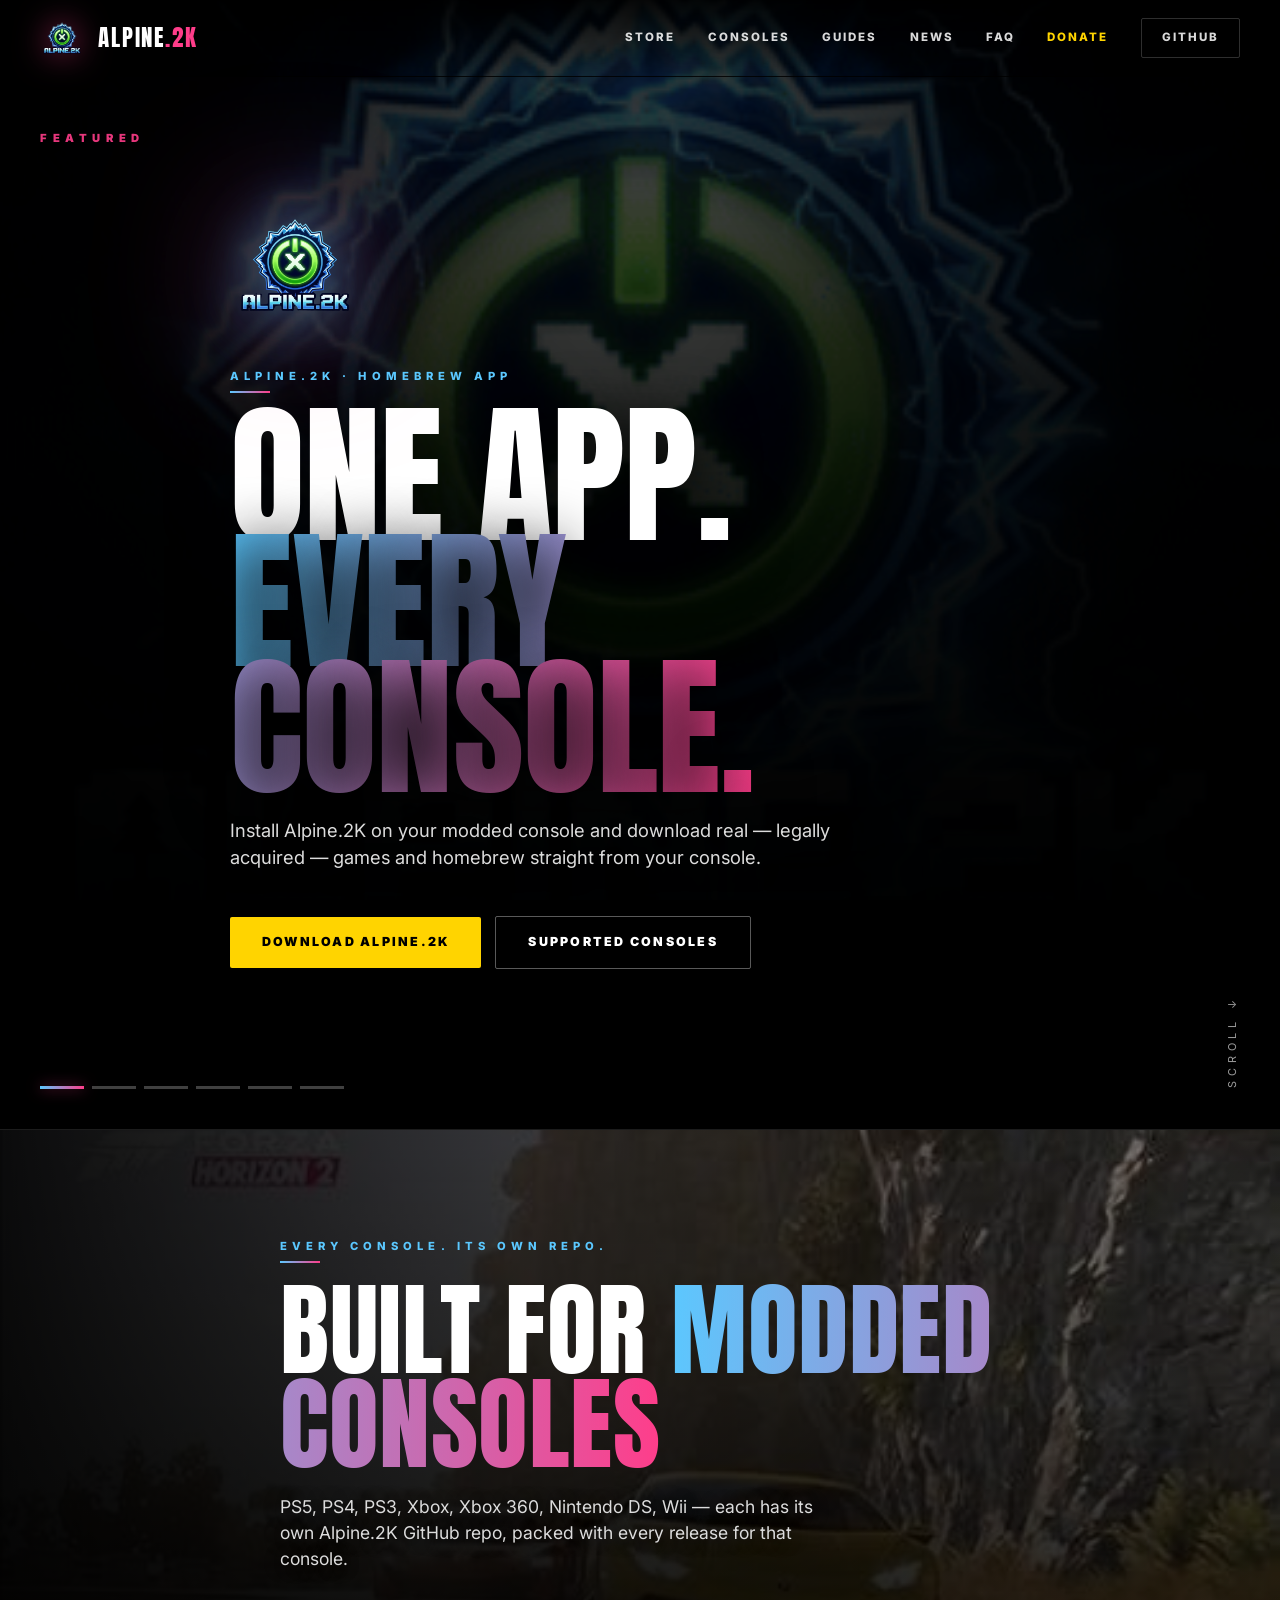
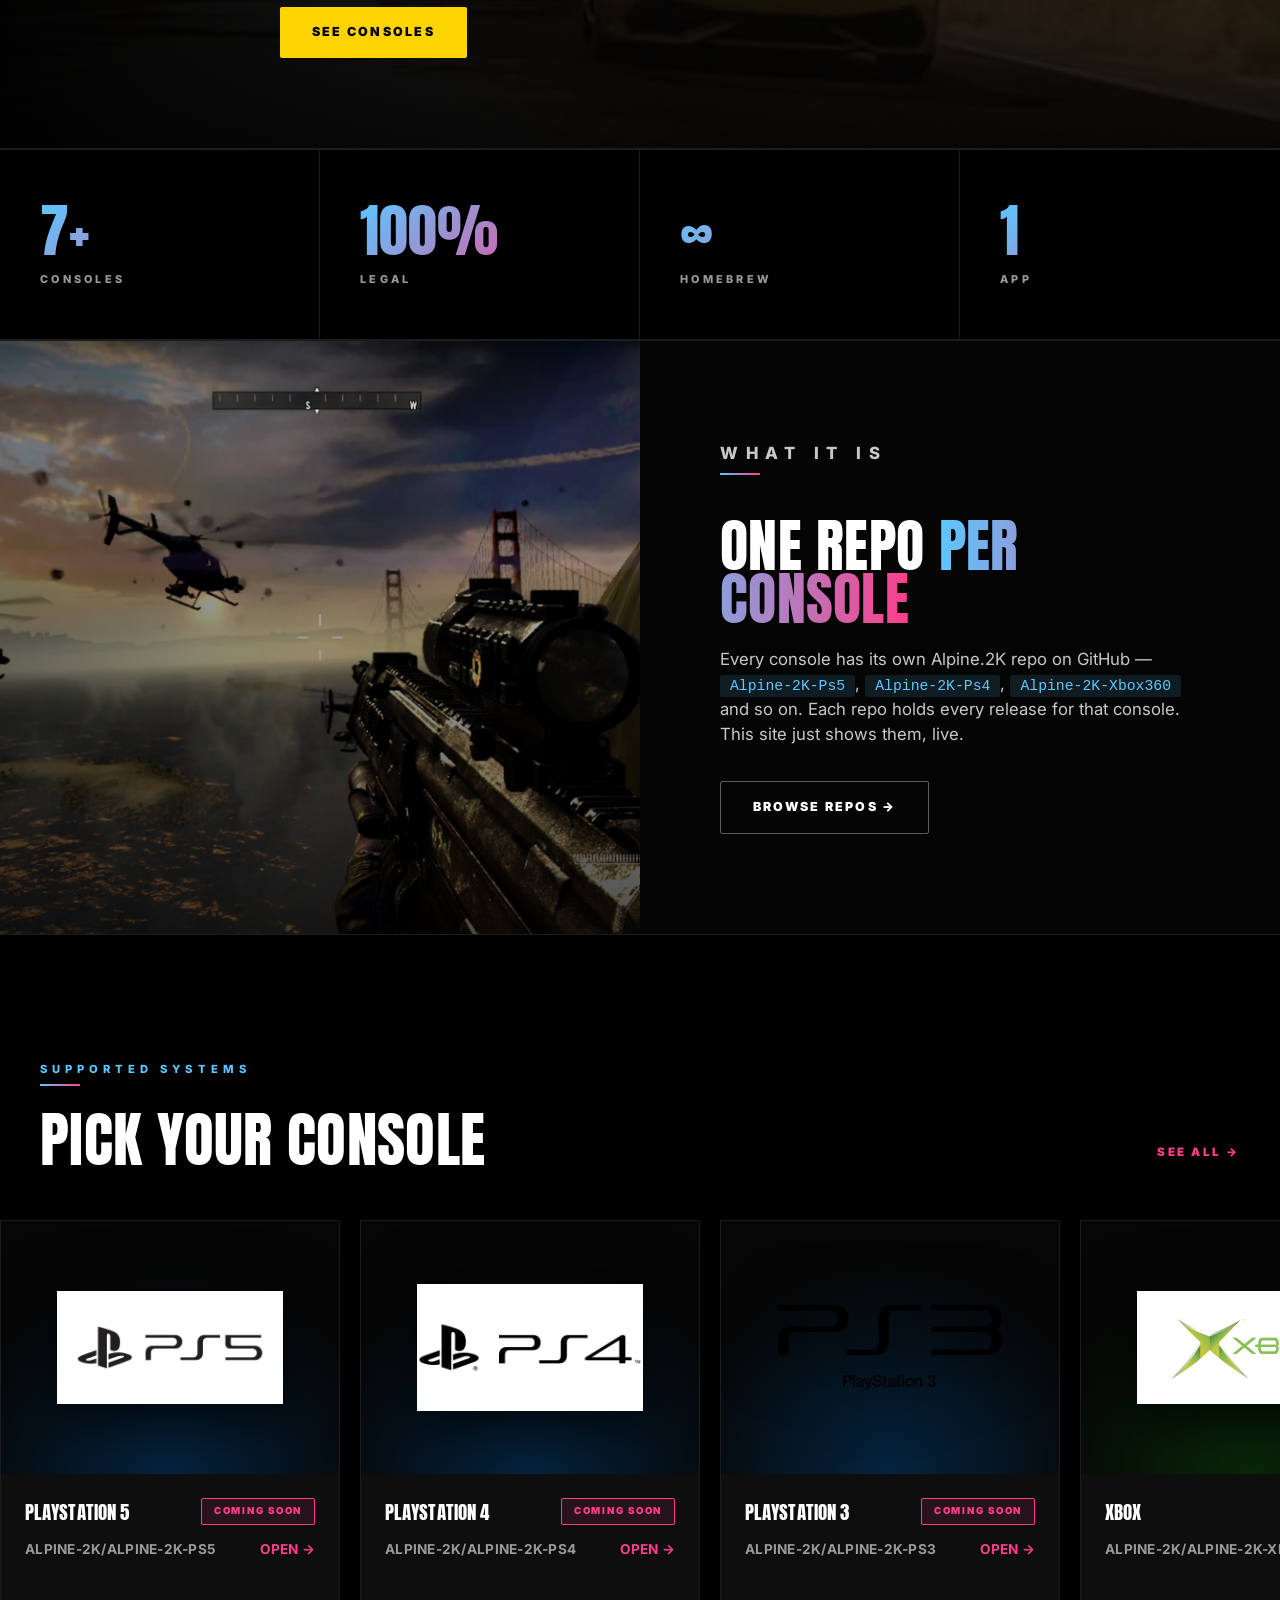
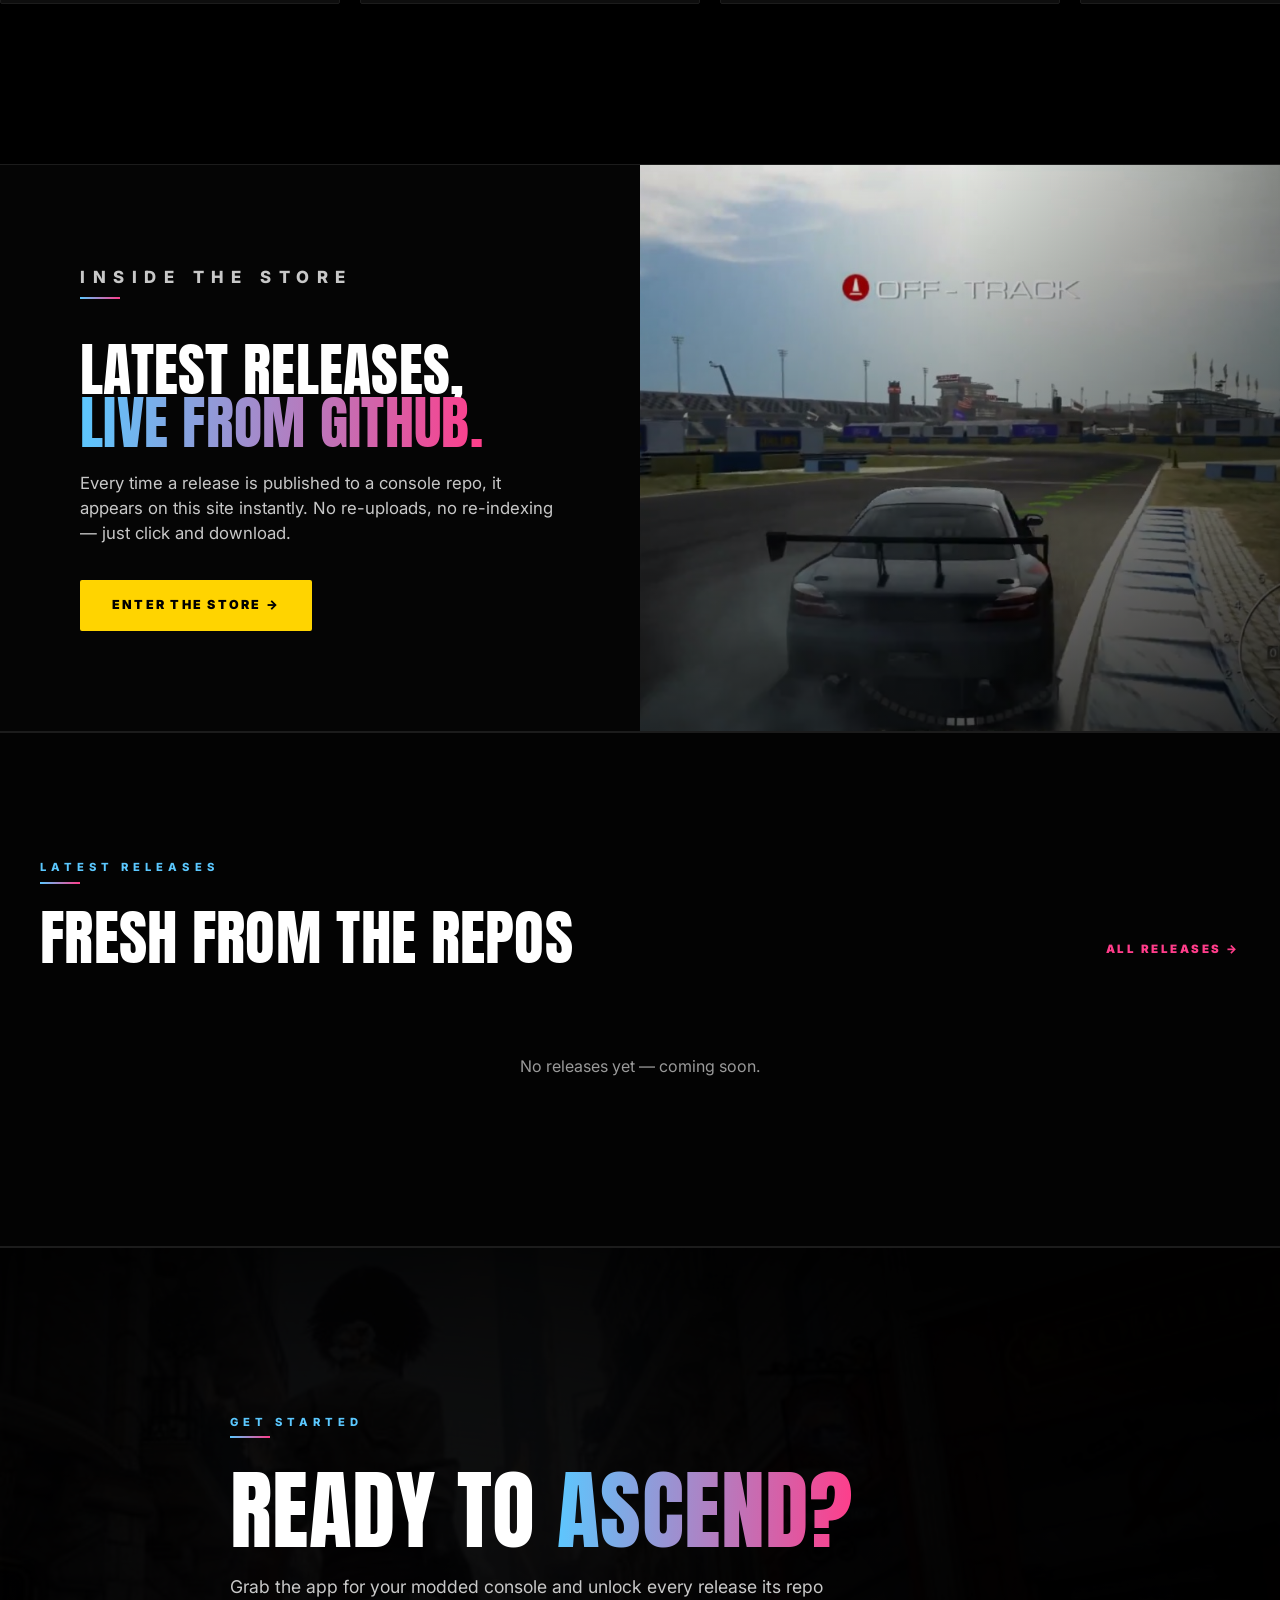
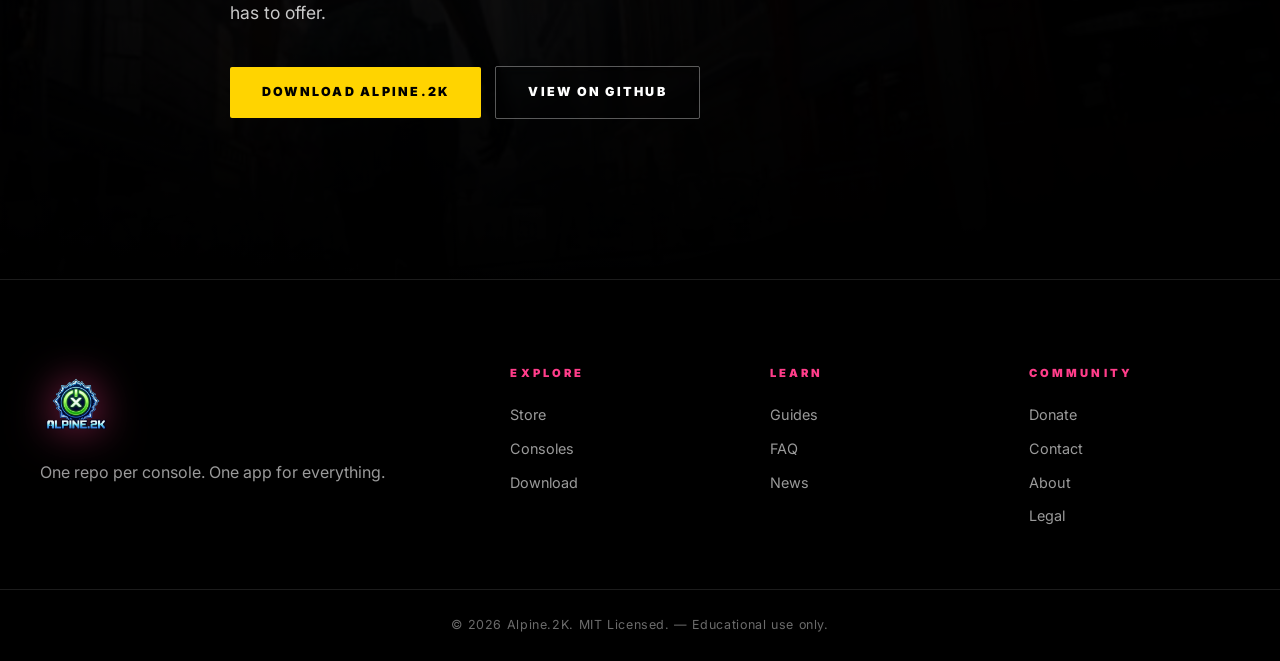
<file: index.html>
<!DOCTYPE html>
<html lang="en">
<head>
  <meta charset="UTF-8" />
  <meta name="viewport" content="width=device-width, initial-scale=1.0" />
  <title>Alpine.2K — The Homebrew App for Modded Consoles</title>
  <meta name="description" content="Alpine.2K is a homebrew app for modded consoles. Every console has its own Alpine.2K repo — install the app, download games and homebrew directly on your console." />
  <link rel="icon" type="image/png" href="assets/gemini-image-2_make_me_a_logo_for_my_xbox_360_project_called_Alpine.2K_make_it_have_a_xbox_360_-0-removebg-preview.png" />
  <link rel="stylesheet" href="css/style.css" />
  <link rel="preconnect" href="https://fonts.googleapis.com" />
  <link rel="preconnect" href="https://fonts.gstatic.com" crossorigin />
  <link href="https://fonts.googleapis.com/css2?family=Anton&family=Inter:wght@400;500;600;700;800;900&display=swap" rel="stylesheet" />
</head>
<body class="home">

  <div class="bg-layer" aria-hidden="true">
    <div class="bg-gif"></div>
    <div class="bg-stack" id="bgStack"></div>
  </div>
  <div class="bg-vignette" aria-hidden="true"></div>

  <header class="navbar" id="navbar">
    <div class="container nav-inner">
      <a href="index.html" class="brand">
        <img src="assets/gemini-image-2_make_me_a_logo_for_my_xbox_360_project_called_Alpine.2K_make_it_have_a_xbox_360_-0-removebg-preview.png" alt="Alpine.2K" class="brand-logo" />
        <span class="brand-text">ALPINE<span>.2K</span></span>
      </a>
      <nav class="nav-links">
        <a href="store.html">Store</a>
        <a href="consoles.html">Consoles</a>
        <a href="guides.html">Guides</a>
        <a href="news.html">News</a>
        <a href="faq.html">FAQ</a>
        <a href="donate.html" class="nav-donate">Donate</a>
        <a href="https://github.com/Alpine-2K" target="_blank" class="nav-gh">GitHub</a>
      </nav>
      <button class="menu-btn" id="menuBtn" aria-label="Menu">☰</button>
    </div>
  </header>

  <div class="mobile-menu" id="mobileMenu">
    <button class="close-btn" id="closeBtn">✕</button>
    <img src="assets/gemini-image-2_make_me_a_logo_for_my_xbox_360_project_called_Alpine.2K_make_it_have_a_xbox_360_-0-removebg-preview.png" alt="Alpine.2K" class="mobile-logo" />
    <a href="store.html">Store</a>
    <a href="consoles.html">Consoles</a>
    <a href="guides.html">Guides</a>
    <a href="news.html">News</a>
    <a href="faq.html">FAQ</a>
    <a href="donate.html">Donate</a>
    <a href="about.html">About</a>
    <a href="contact.html">Contact</a>
    <a href="legal.html">Legal</a>
  </div>

  <section class="hero">
    <div class="hero-slide-label" id="heroLabel">Featured</div>
    <div class="container hero-content">
      <img src="assets/gemini-image-2_make_me_a_logo_for_my_xbox_360_project_called_Alpine.2K_make_it_have_a_xbox_360_-0-removebg-preview.png" alt="Alpine.2K" class="hero-logo" />
      <p class="eyebrow">Alpine.2K · Homebrew App</p>
      <h1 class="hero-title">One app.<br /><span class="gradient-text">Every console.</span></h1>
      <p class="hero-sub">Install Alpine.2K on your modded console and download real — legally acquired — games and homebrew straight from your console.</p>
      <div class="hero-cta">
        <a href="download.html" class="btn btn-primary">Download Alpine.2K</a>
        <a href="consoles.html" class="btn btn-ghost">Supported Consoles</a>
      </div>
    </div>
    <div class="slide-dots" id="slideDots" aria-hidden="true"></div>
    <div class="scroll-hint">Scroll ↓</div>
  </section>

  <section class="feature-band">
    <div class="feature-band-bg" style="background-image:url('assets/forza-horizon-2-is-the-best-looking-game-on-xbox-one-change-v0-mp9w1wyk1lge1.jpg')"></div>
    <div class="feature-band-overlay"></div>
    <div class="container feature-band-content">
      <p class="eyebrow">Every console. Its own repo.</p>
      <h2 class="feature-band-title">Built for <span class="gradient-text">modded consoles</span></h2>
      <p class="feature-band-sub">PS5, PS4, PS3, Xbox, Xbox 360, Nintendo DS, Wii — each has its own Alpine.2K GitHub repo, packed with every release for that console.</p>
      <a href="consoles.html" class="btn btn-primary">See consoles</a>
    </div>
  </section>

  <section class="stats">
    <div class="container stats-grid">
      <div><div class="stat-val">7+</div><div class="stat-lbl">Consoles</div></div>
      <div><div class="stat-val">100%</div><div class="stat-lbl">Legal</div></div>
      <div><div class="stat-val">∞</div><div class="stat-lbl">Homebrew</div></div>
      <div><div class="stat-val">1</div><div class="stat-lbl">App</div></div>
    </div>
  </section>

  <section class="split-panel">
    <div class="split-panel-media" style="background-image:url('assets/homefront-xbox-360-17_orig.png')">
      <div class="split-panel-media-overlay"></div>
    </div>
    <div class="split-panel-body">
      <p class="eyebrow">What it is</p>
      <h2>One repo <span class="gradient-text">per console</span></h2>
      <p class="muted">Every console has its own Alpine.2K repo on GitHub — <code>Alpine-2K-Ps5</code>, <code>Alpine-2K-Ps4</code>, <code>Alpine-2K-Xbox360</code> and so on. Each repo holds every release for that console. This site just shows them, live.</p>
      <a href="consoles.html" class="btn btn-ghost">Browse repos →</a>
    </div>
  </section>

  <section class="section">
    <div class="container">
      <div class="section-head section-head-left">
        <div>
          <p class="eyebrow">Supported Systems</p>
          <h2>Pick your console</h2>
        </div>
        <a href="consoles.html" class="section-link">See all →</a>
      </div>
    </div>
    <div class="scroll-row" id="consoleGrid"></div>
  </section>

  <section class="split-panel reverse">
    <div class="split-panel-media" style="background-image:url('assets/GRID-Autosport-Xbox-360.jpg')">
      <div class="split-panel-media-overlay"></div>
    </div>
    <div class="split-panel-body">
      <p class="eyebrow">Inside the store</p>
      <h2>Latest releases, <span class="gradient-text">live from GitHub.</span></h2>
      <p class="muted">Every time a release is published to a console repo, it appears on this site instantly. No re-uploads, no re-indexing — just click and download.</p>
      <a href="store.html" class="btn btn-primary">Enter the store →</a>
    </div>
  </section>

  <section class="section section-alt">
    <div class="container">
      <div class="section-head section-head-left">
        <div>
          <p class="eyebrow">Latest releases</p>
          <h2>Fresh from the repos</h2>
        </div>
        <a href="store.html" class="section-link">All releases →</a>
      </div>
    </div>
    <div class="grid-4 container" id="gameGrid"></div>
  </section>

  <section class="cta">
    <div class="cta-bg" style="background-image:url('assets/RM01-600x337.jpg')"></div>
    <div class="cta-overlay"></div>
    <div class="container">
      <p class="eyebrow">Get started</p>
      <h2>Ready to <span class="gradient-text">ascend?</span></h2>
      <p class="cta-sub">Grab the app for your modded console and unlock every release its repo has to offer.</p>
      <div class="hero-cta">
        <a href="download.html" class="btn btn-primary">Download Alpine.2K</a>
        <a href="https://github.com/Alpine-2K" target="_blank" class="btn btn-ghost">View on GitHub</a>
      </div>
    </div>
  </section>

  <footer class="footer">
    <div class="container footer-grid">
      <div>
        <img src="assets/gemini-image-2_make_me_a_logo_for_my_xbox_360_project_called_Alpine.2K_make_it_have_a_xbox_360_-0-removebg-preview.png" alt="Alpine.2K" class="footer-logo" />
        <p class="muted">One repo per console. One app for everything.</p>
      </div>
      <div>
        <h4>Explore</h4>
        <a href="store.html">Store</a>
        <a href="consoles.html">Consoles</a>
        <a href="download.html">Download</a>
      </div>
      <div>
        <h4>Learn</h4>
        <a href="guides.html">Guides</a>
        <a href="faq.html">FAQ</a>
        <a href="news.html">News</a>
      </div>
      <div>
        <h4>Community</h4>
        <a href="donate.html">Donate</a>
        <a href="contact.html">Contact</a>
        <a href="about.html">About</a>
        <a href="legal.html">Legal</a>
      </div>
    </div>
    <div class="footer-bottom">
      <div class="container">© <span id="year"></span> Alpine.2K. MIT Licensed. — Educational use only.</div>
    </div>
  </footer>

  <script src="js/data.js"></script>
  <script src="js/github.js"></script>
  <script src="js/render.js"></script>
  <script src="js/hero.js"></script>
  <script src="js/main.js"></script>
  <script>
    document.addEventListener('DOMContentLoaded', async () => {
      renderConsoleGrid('consoleGrid', CONSOLES);
      const grid = document.getElementById('gameGrid');
      if (grid) grid.innerHTML = `<p class="muted" style="grid-column:1/-1;text-align:center;padding:40px 0;">Loading releases…</p>`;
      const all = await fetchAllReleases(10);
      renderReleaseGrid('gameGrid', all, 8);
      updateConsoleCounts(all);
    });
  </script>
</body>
</html>
</file>
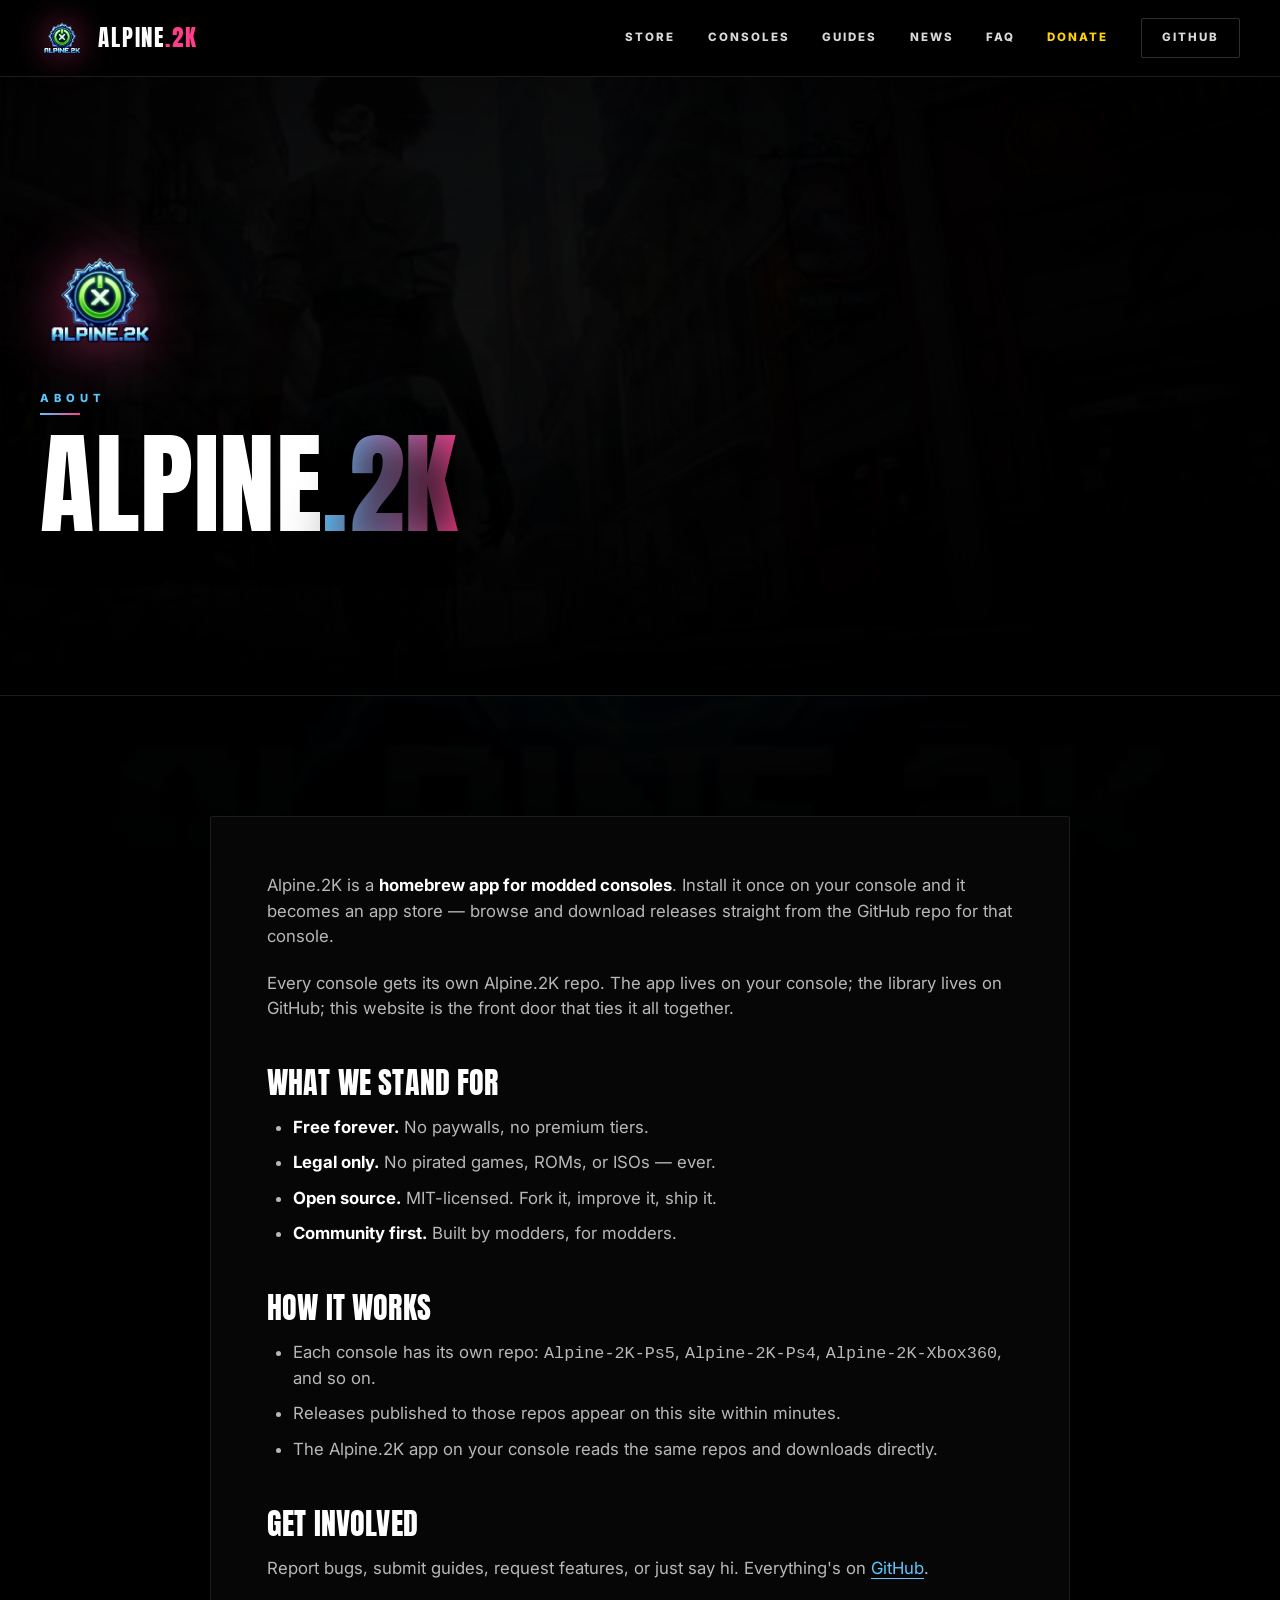
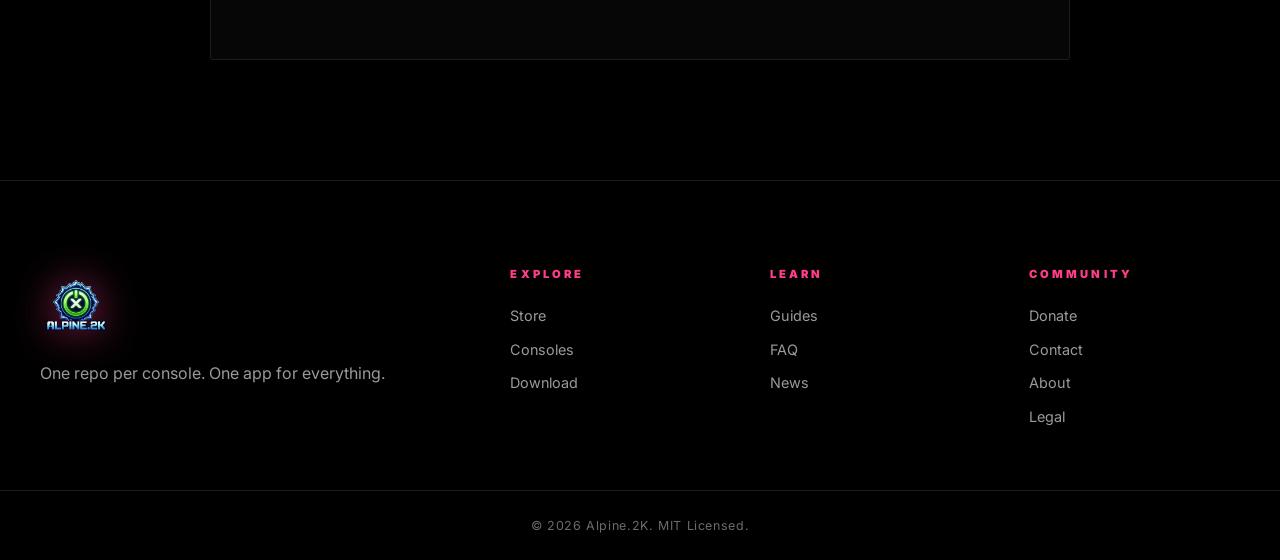
<file: about.html>
<!DOCTYPE html>
<html lang="en">
<head>
  <meta charset="UTF-8" />
  <meta name="viewport" content="width=device-width, initial-scale=1.0" />
  <title>About — Alpine.2K</title>
  <link rel="icon" type="image/png" href="assets/gemini-image-2_make_me_a_logo_for_my_xbox_360_project_called_Alpine.2K_make_it_have_a_xbox_360_-0-removebg-preview.png" />
  <link rel="stylesheet" href="css/style.css" />
  <link href="https://fonts.googleapis.com/css2?family=Anton&family=Inter:wght@400;500;600;700;800;900&display=swap" rel="stylesheet" />
</head>
<body>
  <div class="bg-layer" aria-hidden="true">
    <div class="bg-gif"></div>
    <div class="bg-stack static" id="bgStack"></div>
  </div>
  <div class="bg-vignette" aria-hidden="true"></div>

  <header class="navbar solid" id="navbar">
    <div class="container nav-inner">
      <a href="index.html" class="brand">
        <img src="assets/gemini-image-2_make_me_a_logo_for_my_xbox_360_project_called_Alpine.2K_make_it_have_a_xbox_360_-0-removebg-preview.png" alt="Alpine.2K" class="brand-logo" />
        <span class="brand-text">ALPINE<span>.2K</span></span>
      </a>
      <nav class="nav-links">
        <a href="store.html">Store</a>
        <a href="consoles.html">Consoles</a>
        <a href="guides.html">Guides</a>
        <a href="news.html">News</a>
        <a href="faq.html">FAQ</a>
        <a href="donate.html" class="nav-donate">Donate</a>
        <a href="https://github.com/Alpine-2K" target="_blank" class="nav-gh">GitHub</a>
      </nav>
      <button class="menu-btn" id="menuBtn">☰</button>
    </div>
  </header>

  <div class="mobile-menu" id="mobileMenu">
    <button class="close-btn" id="closeBtn">✕</button>
    <img src="assets/gemini-image-2_make_me_a_logo_for_my_xbox_360_project_called_Alpine.2K_make_it_have_a_xbox_360_-0-removebg-preview.png" alt="Alpine.2K" class="mobile-logo" />
    <a href="store.html">Store</a>
    <a href="consoles.html">Consoles</a>
    <a href="guides.html">Guides</a>
    <a href="news.html">News</a>
    <a href="faq.html">FAQ</a>
    <a href="donate.html">Donate</a>
    <a href="about.html">About</a>
    <a href="contact.html">Contact</a>
    <a href="legal.html">Legal</a>
  </div>

  <section class="page-head page-head-lg">
    <div class="page-head-bg" style="background-image:url('assets/RM01-600x337.jpg')"></div>
    <div class="page-head-overlay"></div>
    <div class="container">
      <img src="assets/gemini-image-2_make_me_a_logo_for_my_xbox_360_project_called_Alpine.2K_make_it_have_a_xbox_360_-0-removebg-preview.png" alt="Alpine.2K" class="page-logo" />
      <p class="eyebrow">About</p>
      <h1>Alpine<span class="gradient-text">.2K</span></h1>
    </div>
  </section>

  <section class="section">
    <div class="container prose">
      <p>Alpine.2K is a <strong>homebrew app for modded consoles</strong>. Install it once on your console and it becomes an app store — browse and download releases straight from the GitHub repo for that console.</p>
      <p>Every console gets its own Alpine.2K repo. The app lives on your console; the library lives on GitHub; this website is the front door that ties it all together.</p>

      <h2>What we stand for</h2>
      <ul>
        <li><strong>Free forever.</strong> No paywalls, no premium tiers.</li>
        <li><strong>Legal only.</strong> No pirated games, ROMs, or ISOs — ever.</li>
        <li><strong>Open source.</strong> MIT-licensed. Fork it, improve it, ship it.</li>
        <li><strong>Community first.</strong> Built by modders, for modders.</li>
      </ul>

      <h2>How it works</h2>
      <ul>
        <li>Each console has its own repo: <code>Alpine-2K-Ps5</code>, <code>Alpine-2K-Ps4</code>, <code>Alpine-2K-Xbox360</code>, and so on.</li>
        <li>Releases published to those repos appear on this site within minutes.</li>
        <li>The Alpine.2K app on your console reads the same repos and downloads directly.</li>
      </ul>

      <h2>Get involved</h2>
      <p>Report bugs, submit guides, request features, or just say hi. Everything's on <a href="https://github.com/Alpine-2K">GitHub</a>.</p>
    </div>
  </section>

  <footer class="footer">
    <div class="container footer-grid">
      <div>
        <img src="assets/gemini-image-2_make_me_a_logo_for_my_xbox_360_project_called_Alpine.2K_make_it_have_a_xbox_360_-0-removebg-preview.png" alt="Alpine.2K" class="footer-logo" />
        <p class="muted">One repo per console. One app for everything.</p>
      </div>
      <div>
        <h4>Explore</h4>
        <a href="store.html">Store</a>
        <a href="consoles.html">Consoles</a>
        <a href="download.html">Download</a>
      </div>
      <div>
        <h4>Learn</h4>
        <a href="guides.html">Guides</a>
        <a href="faq.html">FAQ</a>
        <a href="news.html">News</a>
      </div>
      <div>
        <h4>Community</h4>
        <a href="donate.html">Donate</a>
        <a href="contact.html">Contact</a>
        <a href="about.html">About</a>
        <a href="legal.html">Legal</a>
      </div>
    </div>
    <div class="footer-bottom">
      <div class="container">© <span id="year"></span> Alpine.2K. MIT Licensed.</div>
    </div>
  </footer>

  <script src="js/data.js"></script>
  <script src="js/github.js"></script>
  <script src="js/render.js"></script>
  <script src="js/main.js"></script>
</body>
</html>
</file>
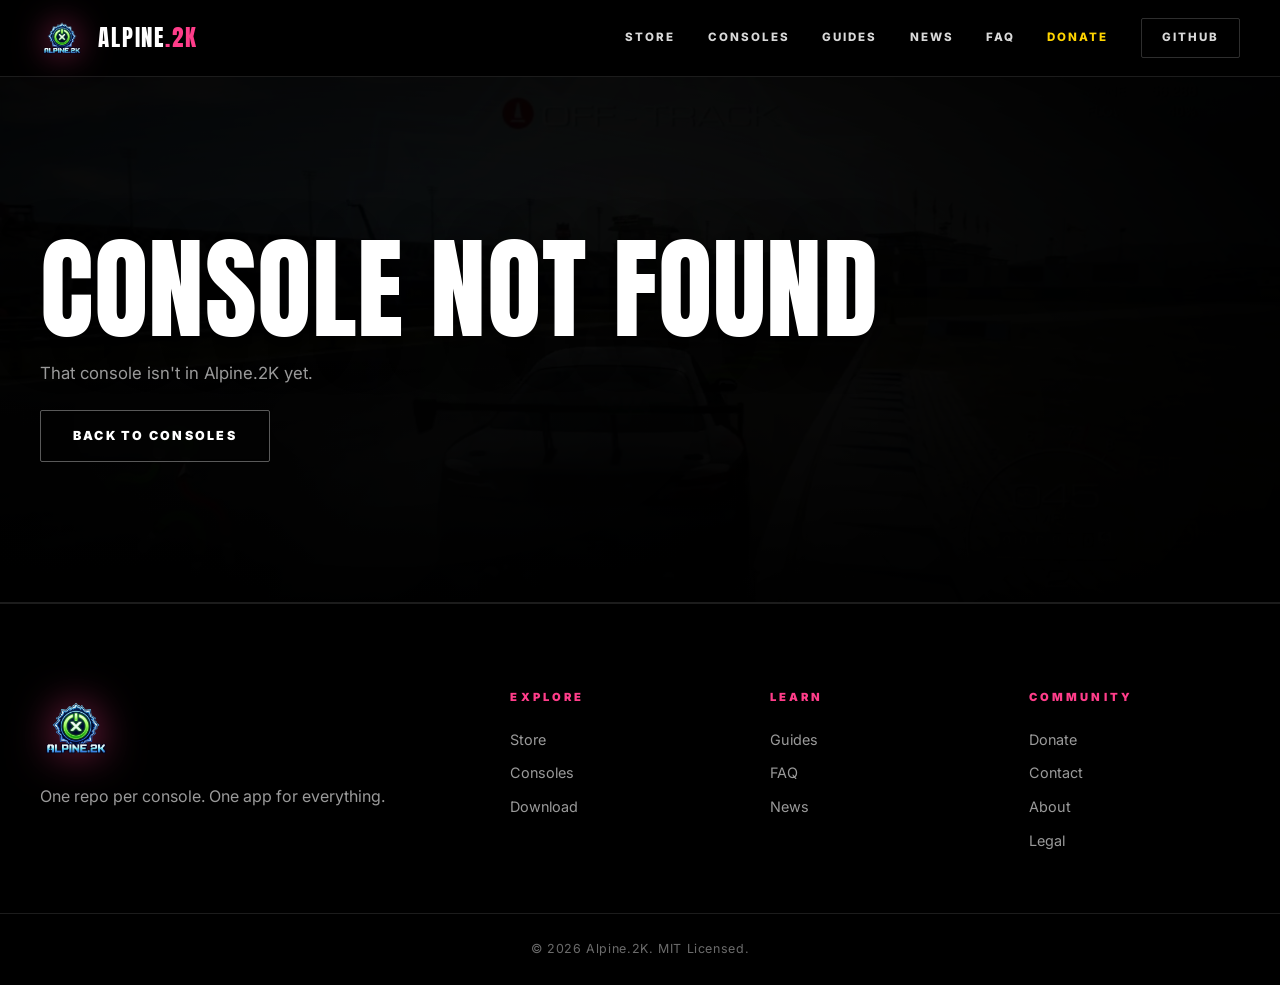
<file: console.html>
<!DOCTYPE html>
<html lang="en">
<head>
  <meta charset="UTF-8" />
  <meta name="viewport" content="width=device-width, initial-scale=1.0" />
  <title>Console — Alpine.2K</title>
  <link rel="icon" type="image/png" href="assets/gemini-image-2_make_me_a_logo_for_my_xbox_360_project_called_Alpine.2K_make_it_have_a_xbox_360_-0-removebg-preview.png" />
  <link rel="stylesheet" href="css/style.css" />
  <link href="https://fonts.googleapis.com/css2?family=Anton&family=Inter:wght@400;500;600;700;800;900&display=swap" rel="stylesheet" />
</head>
<body>
  <div class="bg-layer" aria-hidden="true">
    <div class="bg-gif"></div>
    <div class="bg-stack static" id="bgStack"></div>
  </div>
  <div class="bg-vignette" aria-hidden="true"></div>

  <header class="navbar solid" id="navbar">
    <div class="container nav-inner">
      <a href="index.html" class="brand">
        <img src="assets/gemini-image-2_make_me_a_logo_for_my_xbox_360_project_called_Alpine.2K_make_it_have_a_xbox_360_-0-removebg-preview.png" alt="Alpine.2K" class="brand-logo" />
        <span class="brand-text">ALPINE<span>.2K</span></span>
      </a>
      <nav class="nav-links">
        <a href="store.html">Store</a>
        <a href="consoles.html">Consoles</a>
        <a href="guides.html">Guides</a>
        <a href="news.html">News</a>
        <a href="faq.html">FAQ</a>
        <a href="donate.html" class="nav-donate">Donate</a>
        <a href="https://github.com/Alpine-2K" target="_blank" class="nav-gh">GitHub</a>
      </nav>
      <button class="menu-btn" id="menuBtn">☰</button>
    </div>
  </header>

  <div class="mobile-menu" id="mobileMenu">
    <button class="close-btn" id="closeBtn">✕</button>
    <img src="assets/gemini-image-2_make_me_a_logo_for_my_xbox_360_project_called_Alpine.2K_make_it_have_a_xbox_360_-0-removebg-preview.png" alt="Alpine.2K" class="mobile-logo" />
    <a href="store.html">Store</a>
    <a href="consoles.html">Consoles</a>
    <a href="guides.html">Guides</a>
    <a href="news.html">News</a>
    <a href="faq.html">FAQ</a>
    <a href="donate.html">Donate</a>
    <a href="about.html">About</a>
    <a href="contact.html">Contact</a>
    <a href="legal.html">Legal</a>
  </div>

  <section class="page-head page-head-lg">
    <div class="page-head-bg" style="background-image:url('assets/GRID-Autosport-Xbox-360.jpg')"></div>
    <div class="page-head-overlay"></div>
    <div class="container" id="consoleHead"></div>
  </section>

  <section class="section" id="consoleBody">
    <div class="container">
      <div class="section-head section-head-left">
        <div>
          <p class="eyebrow">Releases</p>
          <h2>Downloads for this console</h2>
        </div>
        <a class="section-link" href="store.html">All releases →</a>
      </div>
      <div id="consoleReleases"></div>
    </div>
  </section>

  <footer class="footer">
    <div class="container footer-grid">
      <div>
        <img src="assets/gemini-image-2_make_me_a_logo_for_my_xbox_360_project_called_Alpine.2K_make_it_have_a_xbox_360_-0-removebg-preview.png" alt="Alpine.2K" class="footer-logo" />
        <p class="muted">One repo per console. One app for everything.</p>
      </div>
      <div>
        <h4>Explore</h4>
        <a href="store.html">Store</a>
        <a href="consoles.html">Consoles</a>
        <a href="download.html">Download</a>
      </div>
      <div>
        <h4>Learn</h4>
        <a href="guides.html">Guides</a>
        <a href="faq.html">FAQ</a>
        <a href="news.html">News</a>
      </div>
      <div>
        <h4>Community</h4>
        <a href="donate.html">Donate</a>
        <a href="contact.html">Contact</a>
        <a href="about.html">About</a>
        <a href="legal.html">Legal</a>
      </div>
    </div>
    <div class="footer-bottom">
      <div class="container">© <span id="year"></span> Alpine.2K. MIT Licensed.</div>
    </div>
  </footer>

  <script src="js/data.js"></script>
  <script src="js/github.js"></script>
  <script src="js/render.js"></script>
  <script src="js/console.js"></script>
  <script src="js/main.js"></script>
</body>
</html>
</file>
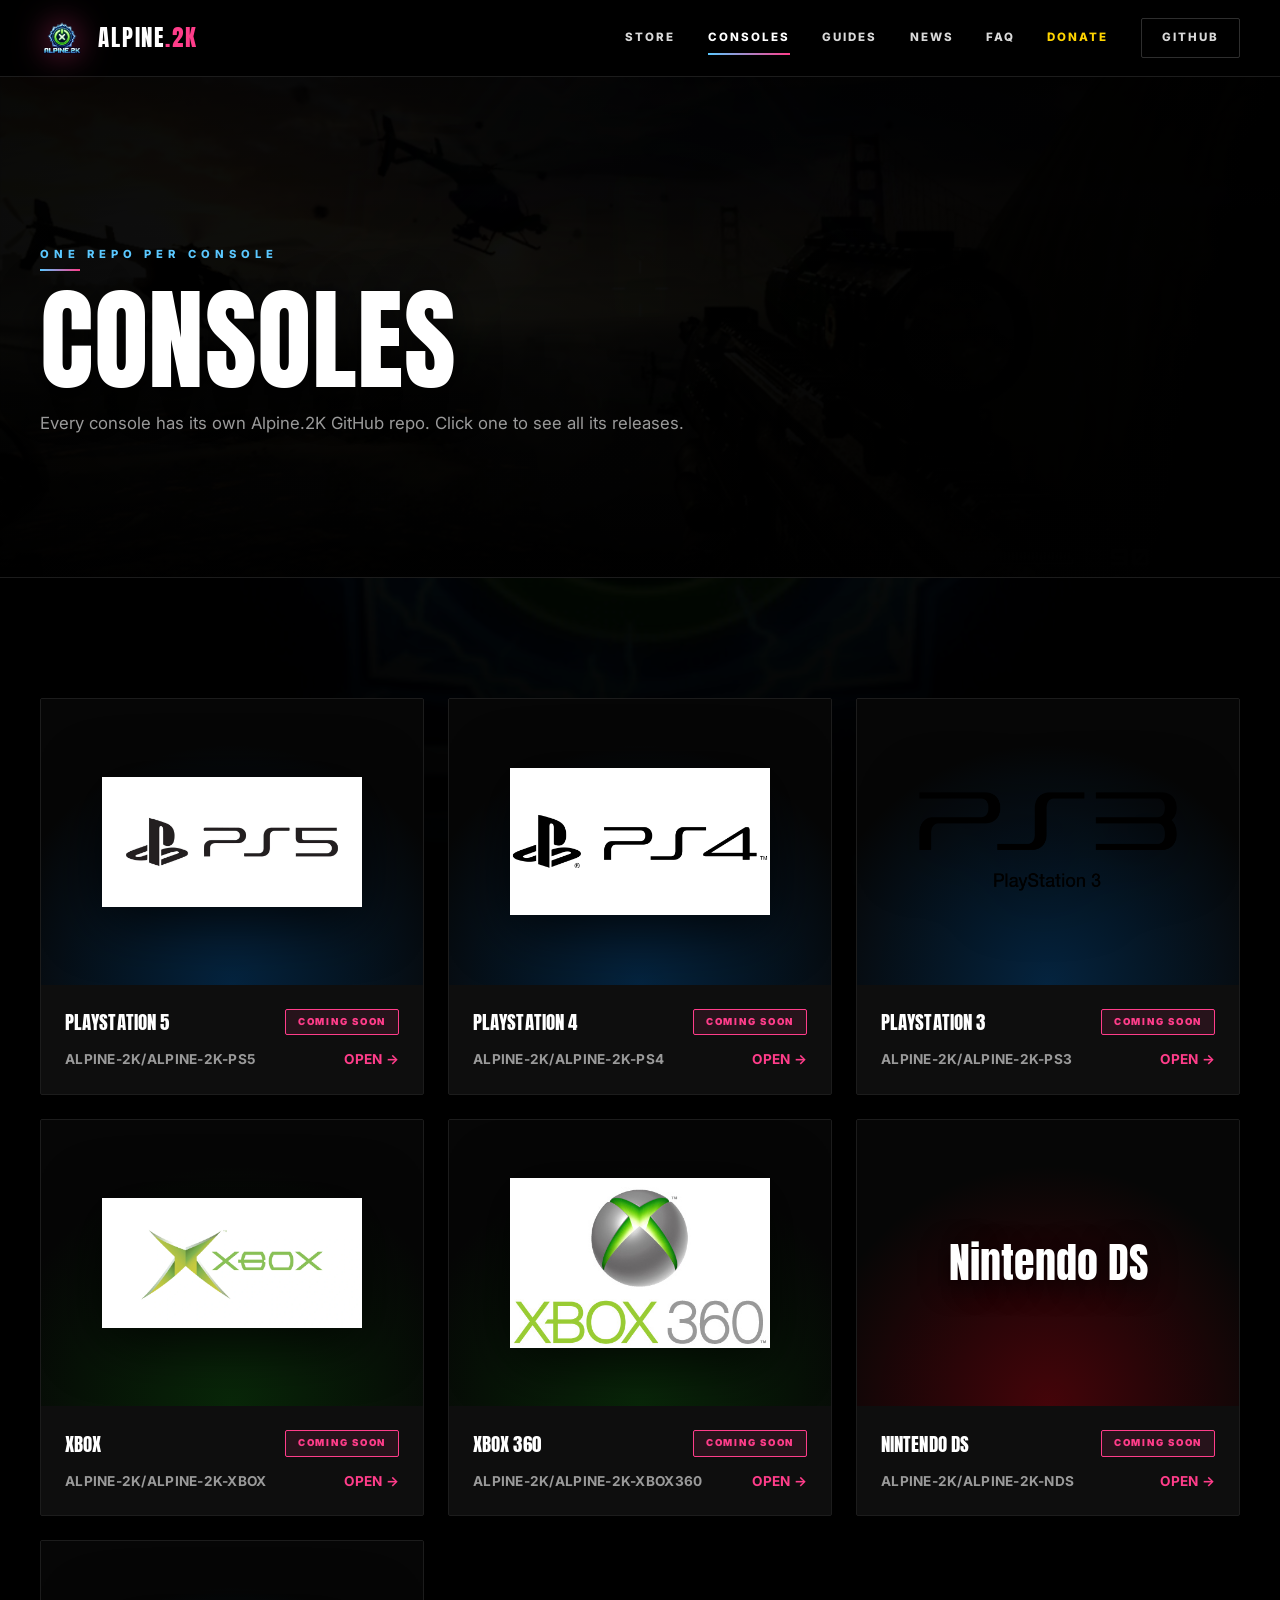
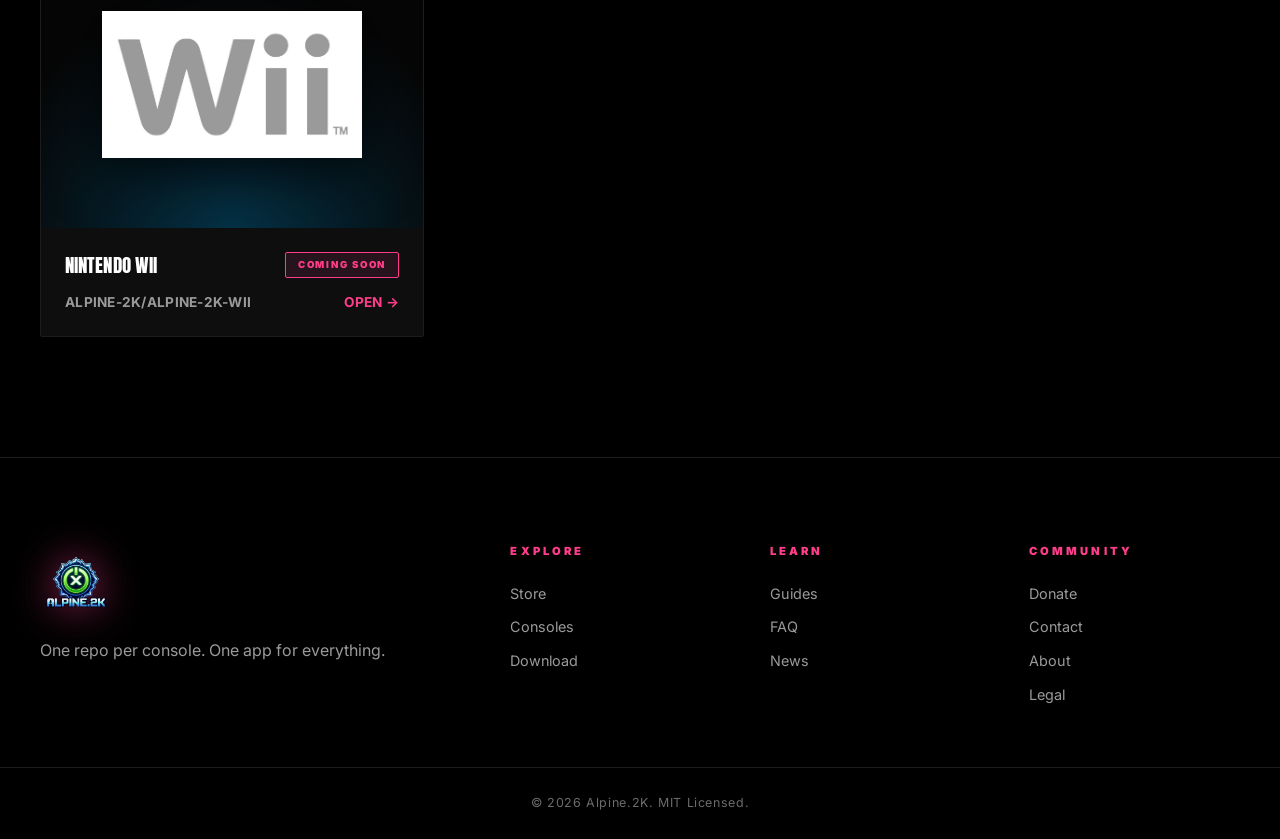
<file: consoles.html>
<!DOCTYPE html>
<html lang="en">
<head>
  <meta charset="UTF-8" />
  <meta name="viewport" content="width=device-width, initial-scale=1.0" />
  <title>Consoles — Alpine.2K</title>
  <link rel="icon" type="image/png" href="assets/gemini-image-2_make_me_a_logo_for_my_xbox_360_project_called_Alpine.2K_make_it_have_a_xbox_360_-0-removebg-preview.png" />
  <link rel="stylesheet" href="css/style.css" />
  <link href="https://fonts.googleapis.com/css2?family=Anton&family=Inter:wght@400;500;600;700;800;900&display=swap" rel="stylesheet" />
</head>
<body>
  <div class="bg-layer" aria-hidden="true">
    <div class="bg-gif"></div>
    <div class="bg-stack static" id="bgStack"></div>
  </div>
  <div class="bg-vignette" aria-hidden="true"></div>

  <header class="navbar solid" id="navbar">
    <div class="container nav-inner">
      <a href="index.html" class="brand">
        <img src="assets/gemini-image-2_make_me_a_logo_for_my_xbox_360_project_called_Alpine.2K_make_it_have_a_xbox_360_-0-removebg-preview.png" alt="Alpine.2K" class="brand-logo" />
        <span class="brand-text">ALPINE<span>.2K</span></span>
      </a>
      <nav class="nav-links">
        <a href="store.html">Store</a>
        <a href="consoles.html" class="active">Consoles</a>
        <a href="guides.html">Guides</a>
        <a href="news.html">News</a>
        <a href="faq.html">FAQ</a>
        <a href="donate.html" class="nav-donate">Donate</a>
        <a href="https://github.com/Alpine-2K" target="_blank" class="nav-gh">GitHub</a>
      </nav>
      <button class="menu-btn" id="menuBtn">☰</button>
    </div>
  </header>

  <div class="mobile-menu" id="mobileMenu">
    <button class="close-btn" id="closeBtn">✕</button>
    <img src="assets/gemini-image-2_make_me_a_logo_for_my_xbox_360_project_called_Alpine.2K_make_it_have_a_xbox_360_-0-removebg-preview.png" alt="Alpine.2K" class="mobile-logo" />
    <a href="store.html">Store</a>
    <a href="consoles.html">Consoles</a>
    <a href="guides.html">Guides</a>
    <a href="news.html">News</a>
    <a href="faq.html">FAQ</a>
    <a href="donate.html">Donate</a>
    <a href="about.html">About</a>
    <a href="contact.html">Contact</a>
    <a href="legal.html">Legal</a>
  </div>

  <section class="page-head page-head-lg">
    <div class="page-head-bg" style="background-image:url('assets/homefront-xbox-360-17_orig.png')"></div>
    <div class="page-head-overlay"></div>
    <div class="container">
      <p class="eyebrow">One repo per console</p>
      <h1>Consoles</h1>
      <p class="muted">Every console has its own Alpine.2K GitHub repo. Click one to see all its releases.</p>
    </div>
  </section>

  <section class="section">
    <div class="container">
      <div class="grid-3" id="allConsolesGrid"></div>
    </div>
  </section>

  <footer class="footer">
    <div class="container footer-grid">
      <div>
        <img src="assets/gemini-image-2_make_me_a_logo_for_my_xbox_360_project_called_Alpine.2K_make_it_have_a_xbox_360_-0-removebg-preview.png" alt="Alpine.2K" class="footer-logo" />
        <p class="muted">One repo per console. One app for everything.</p>
      </div>
      <div>
        <h4>Explore</h4>
        <a href="store.html">Store</a>
        <a href="consoles.html">Consoles</a>
        <a href="download.html">Download</a>
      </div>
      <div>
        <h4>Learn</h4>
        <a href="guides.html">Guides</a>
        <a href="faq.html">FAQ</a>
        <a href="news.html">News</a>
      </div>
      <div>
        <h4>Community</h4>
        <a href="donate.html">Donate</a>
        <a href="contact.html">Contact</a>
        <a href="about.html">About</a>
        <a href="legal.html">Legal</a>
      </div>
    </div>
    <div class="footer-bottom">
      <div class="container">© <span id="year"></span> Alpine.2K. MIT Licensed.</div>
    </div>
  </footer>

  <script src="js/data.js"></script>
  <script src="js/github.js"></script>
  <script src="js/render.js"></script>
  <script src="js/main.js"></script>
  <script>
    document.addEventListener('DOMContentLoaded', async () => {
      renderConsoleGrid('allConsolesGrid', CONSOLES);
      const all = await fetchAllReleases(5);
      updateConsoleCounts(all);
    });
  </script>
</body>
</html>
</file>
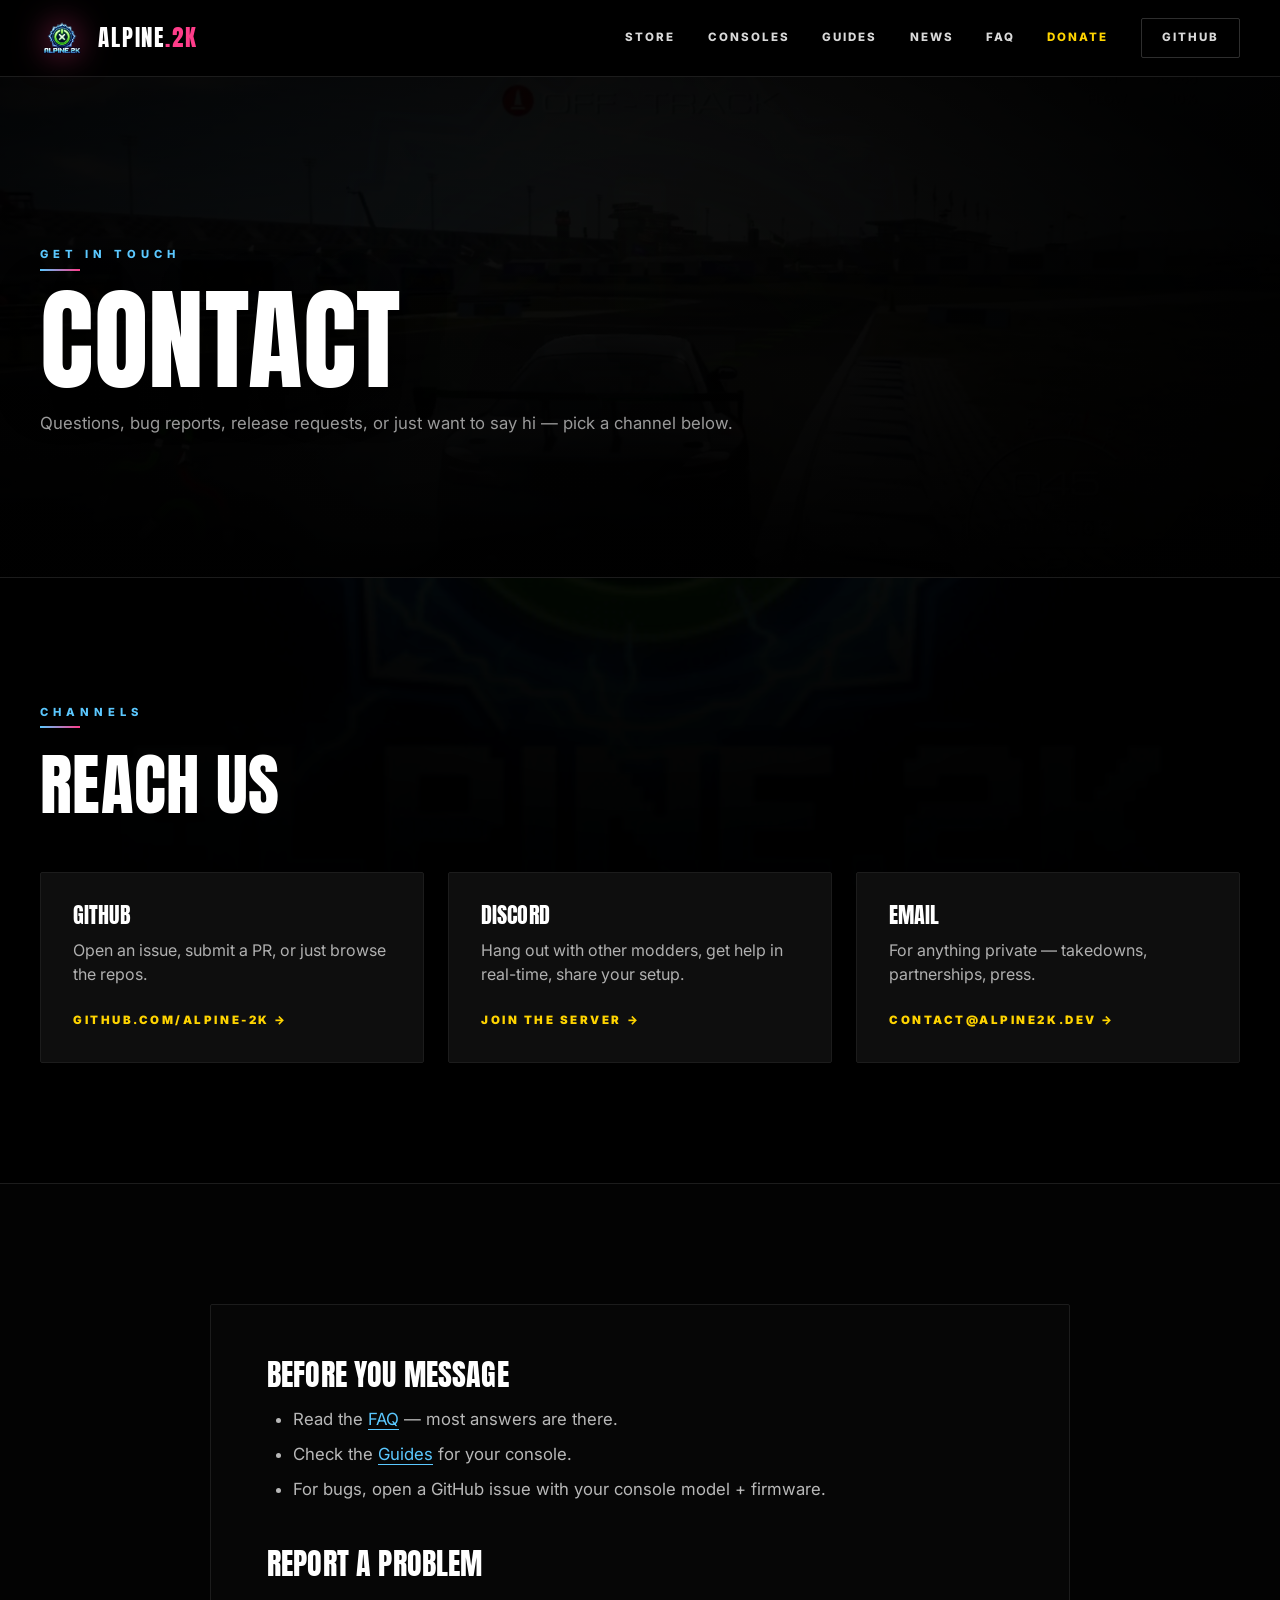
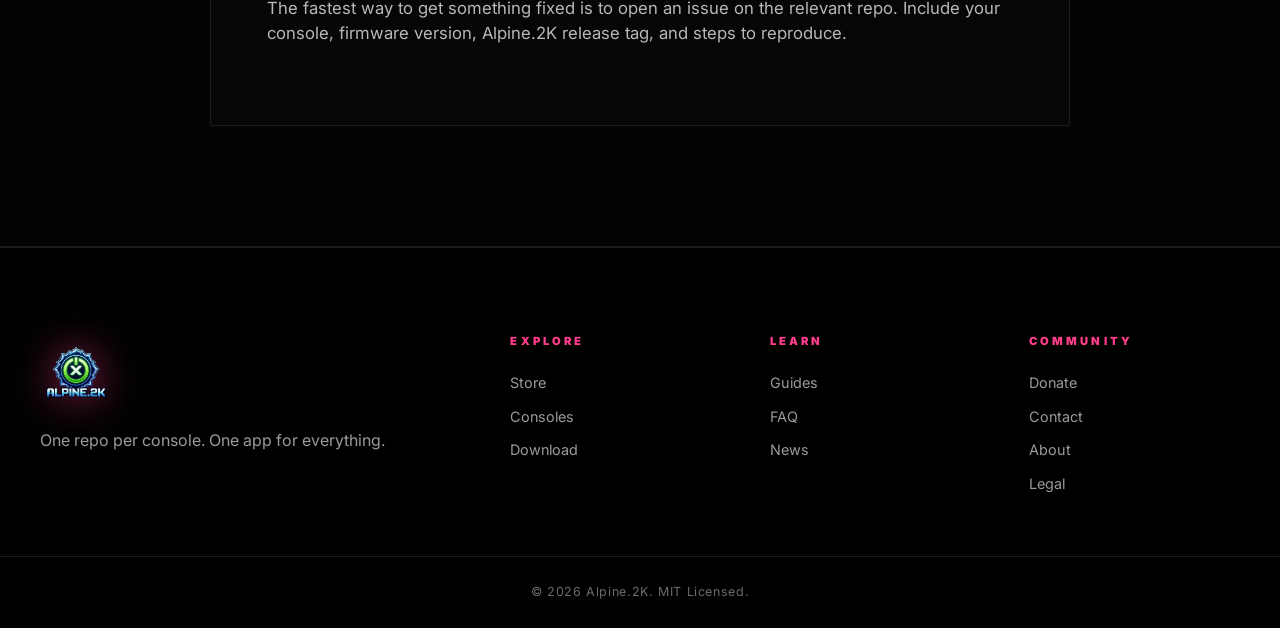
<file: contact.html>
<!DOCTYPE html>
<html lang="en">
<head>
  <meta charset="UTF-8" />
  <meta name="viewport" content="width=device-width, initial-scale=1.0" />
  <title>Contact — Alpine.2K</title>
  <link rel="icon" type="image/png" href="assets/gemini-image-2_make_me_a_logo_for_my_xbox_360_project_called_Alpine.2K_make_it_have_a_xbox_360_-0-removebg-preview.png" />
  <link rel="stylesheet" href="css/style.css" />
  <link href="https://fonts.googleapis.com/css2?family=Anton&family=Inter:wght@400;500;600;700;800;900&display=swap" rel="stylesheet" />
</head>
<body>
  <div class="bg-layer" aria-hidden="true">
    <div class="bg-gif"></div>
    <div class="bg-stack static" id="bgStack"></div>
  </div>
  <div class="bg-vignette" aria-hidden="true"></div>

  <header class="navbar solid" id="navbar">
    <div class="container nav-inner">
      <a href="index.html" class="brand">
        <img src="assets/gemini-image-2_make_me_a_logo_for_my_xbox_360_project_called_Alpine.2K_make_it_have_a_xbox_360_-0-removebg-preview.png" alt="Alpine.2K" class="brand-logo" />
        <span class="brand-text">ALPINE<span>.2K</span></span>
      </a>
      <nav class="nav-links">
        <a href="store.html">Store</a>
        <a href="consoles.html">Consoles</a>
        <a href="guides.html">Guides</a>
        <a href="news.html">News</a>
        <a href="faq.html">FAQ</a>
        <a href="donate.html" class="nav-donate">Donate</a>
        <a href="https://github.com/Alpine-2K" target="_blank" class="nav-gh">GitHub</a>
      </nav>
      <button class="menu-btn" id="menuBtn">☰</button>
    </div>
  </header>

  <div class="mobile-menu" id="mobileMenu">
    <button class="close-btn" id="closeBtn">✕</button>
    <img src="assets/gemini-image-2_make_me_a_logo_for_my_xbox_360_project_called_Alpine.2K_make_it_have_a_xbox_360_-0-removebg-preview.png" alt="Alpine.2K" class="mobile-logo" />
    <a href="store.html">Store</a>
    <a href="consoles.html">Consoles</a>
    <a href="guides.html">Guides</a>
    <a href="news.html">News</a>
    <a href="faq.html">FAQ</a>
    <a href="donate.html">Donate</a>
    <a href="about.html">About</a>
    <a href="contact.html">Contact</a>
    <a href="legal.html">Legal</a>
  </div>

  <section class="page-head page-head-lg">
    <div class="page-head-bg" style="background-image:url('assets/GRID-Autosport-Xbox-360.jpg')"></div>
    <div class="page-head-overlay"></div>
    <div class="container">
      <p class="eyebrow">Get in touch</p>
      <h1>Contact</h1>
      <p class="muted">Questions, bug reports, release requests, or just want to say hi — pick a channel below.</p>
    </div>
  </section>

  <section class="section">
    <div class="container">
      <div class="section-head">
        <p class="eyebrow">Channels</p>
        <h2>Reach us</h2>
      </div>
      <div class="grid-3">

        <a class="contact-card" href="https://github.com/Alpine-2K" target="_blank" rel="noopener">
          <h3>GitHub</h3>
          <p>Open an issue, submit a PR, or just browse the repos.</p>
          <span class="contact-cta">github.com/Alpine-2K →</span>
        </a>

        <a class="contact-card" href="https://discord.gg/alpine2k" target="_blank" rel="noopener">
          <h3>Discord</h3>
          <p>Hang out with other modders, get help in real-time, share your setup.</p>
          <span class="contact-cta">Join the server →</span>
        </a>

        <a class="contact-card" href="mailto:contact@alpine2k.dev">
          <h3>Email</h3>
          <p>For anything private — takedowns, partnerships, press.</p>
          <span class="contact-cta">contact@alpine2k.dev →</span>
        </a>

      </div>
    </div>
  </section>

  <section class="section section-alt">
    <div class="container prose">
      <h2>Before you message</h2>
      <ul>
        <li>Read the <a href="faq.html">FAQ</a> — most answers are there.</li>
        <li>Check the <a href="guides.html">Guides</a> for your console.</li>
        <li>For bugs, open a GitHub issue with your console model + firmware.</li>
      </ul>
      <h2>Report a problem</h2>
      <p>The fastest way to get something fixed is to open an issue on the relevant repo. Include your console, firmware version, Alpine.2K release tag, and steps to reproduce.</p>
    </div>
  </section>

  <footer class="footer">
    <div class="container footer-grid">
      <div>
        <img src="assets/gemini-image-2_make_me_a_logo_for_my_xbox_360_project_called_Alpine.2K_make_it_have_a_xbox_360_-0-removebg-preview.png" alt="Alpine.2K" class="footer-logo" />
        <p class="muted">One repo per console. One app for everything.</p>
      </div>
      <div>
        <h4>Explore</h4>
        <a href="store.html">Store</a>
        <a href="consoles.html">Consoles</a>
        <a href="download.html">Download</a>
      </div>
      <div>
        <h4>Learn</h4>
        <a href="guides.html">Guides</a>
        <a href="faq.html">FAQ</a>
        <a href="news.html">News</a>
      </div>
      <div>
        <h4>Community</h4>
        <a href="donate.html">Donate</a>
        <a href="contact.html">Contact</a>
        <a href="about.html">About</a>
        <a href="legal.html">Legal</a>
      </div>
    </div>
    <div class="footer-bottom">
      <div class="container">© <span id="year"></span> Alpine.2K. MIT Licensed.</div>
    </div>
  </footer>

  <script src="js/data.js"></script>
  <script src="js/github.js"></script>
  <script src="js/render.js"></script>
  <script src="js/main.js"></script>
</body>
</html>
</file>
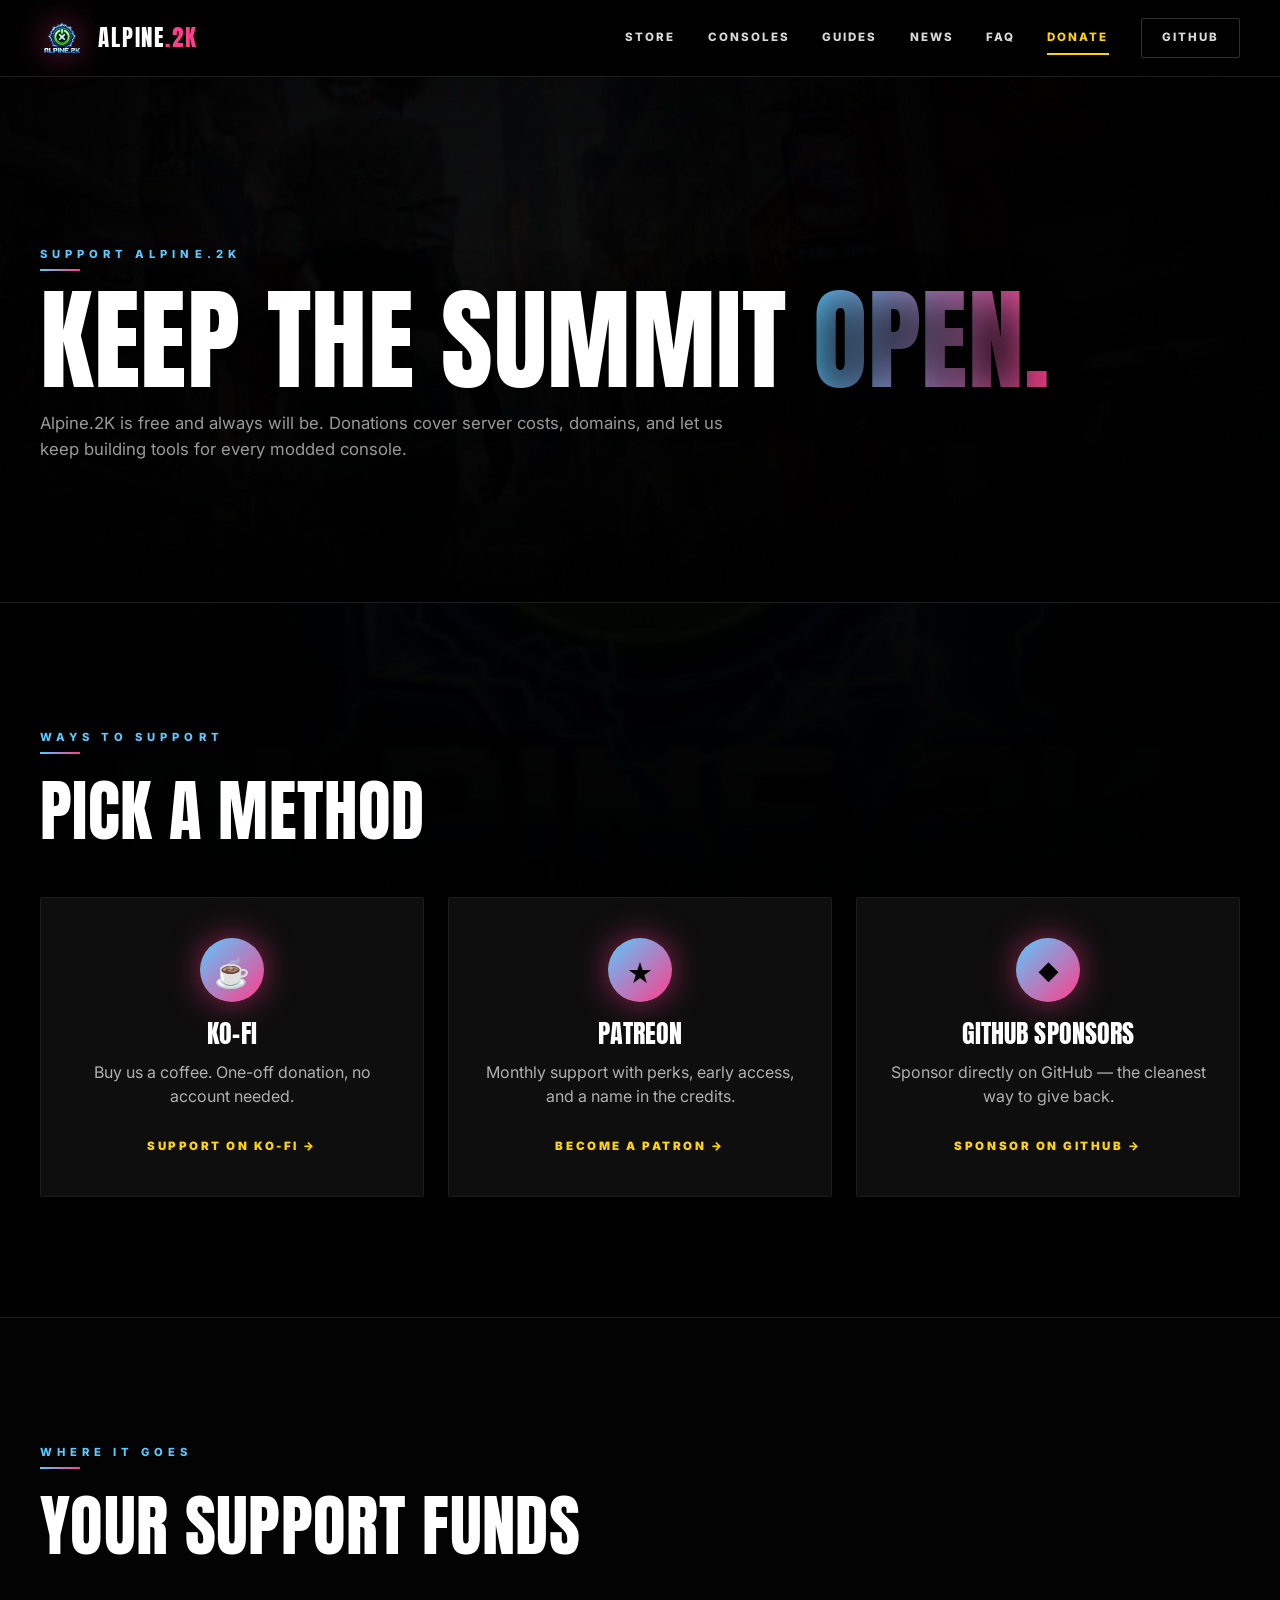
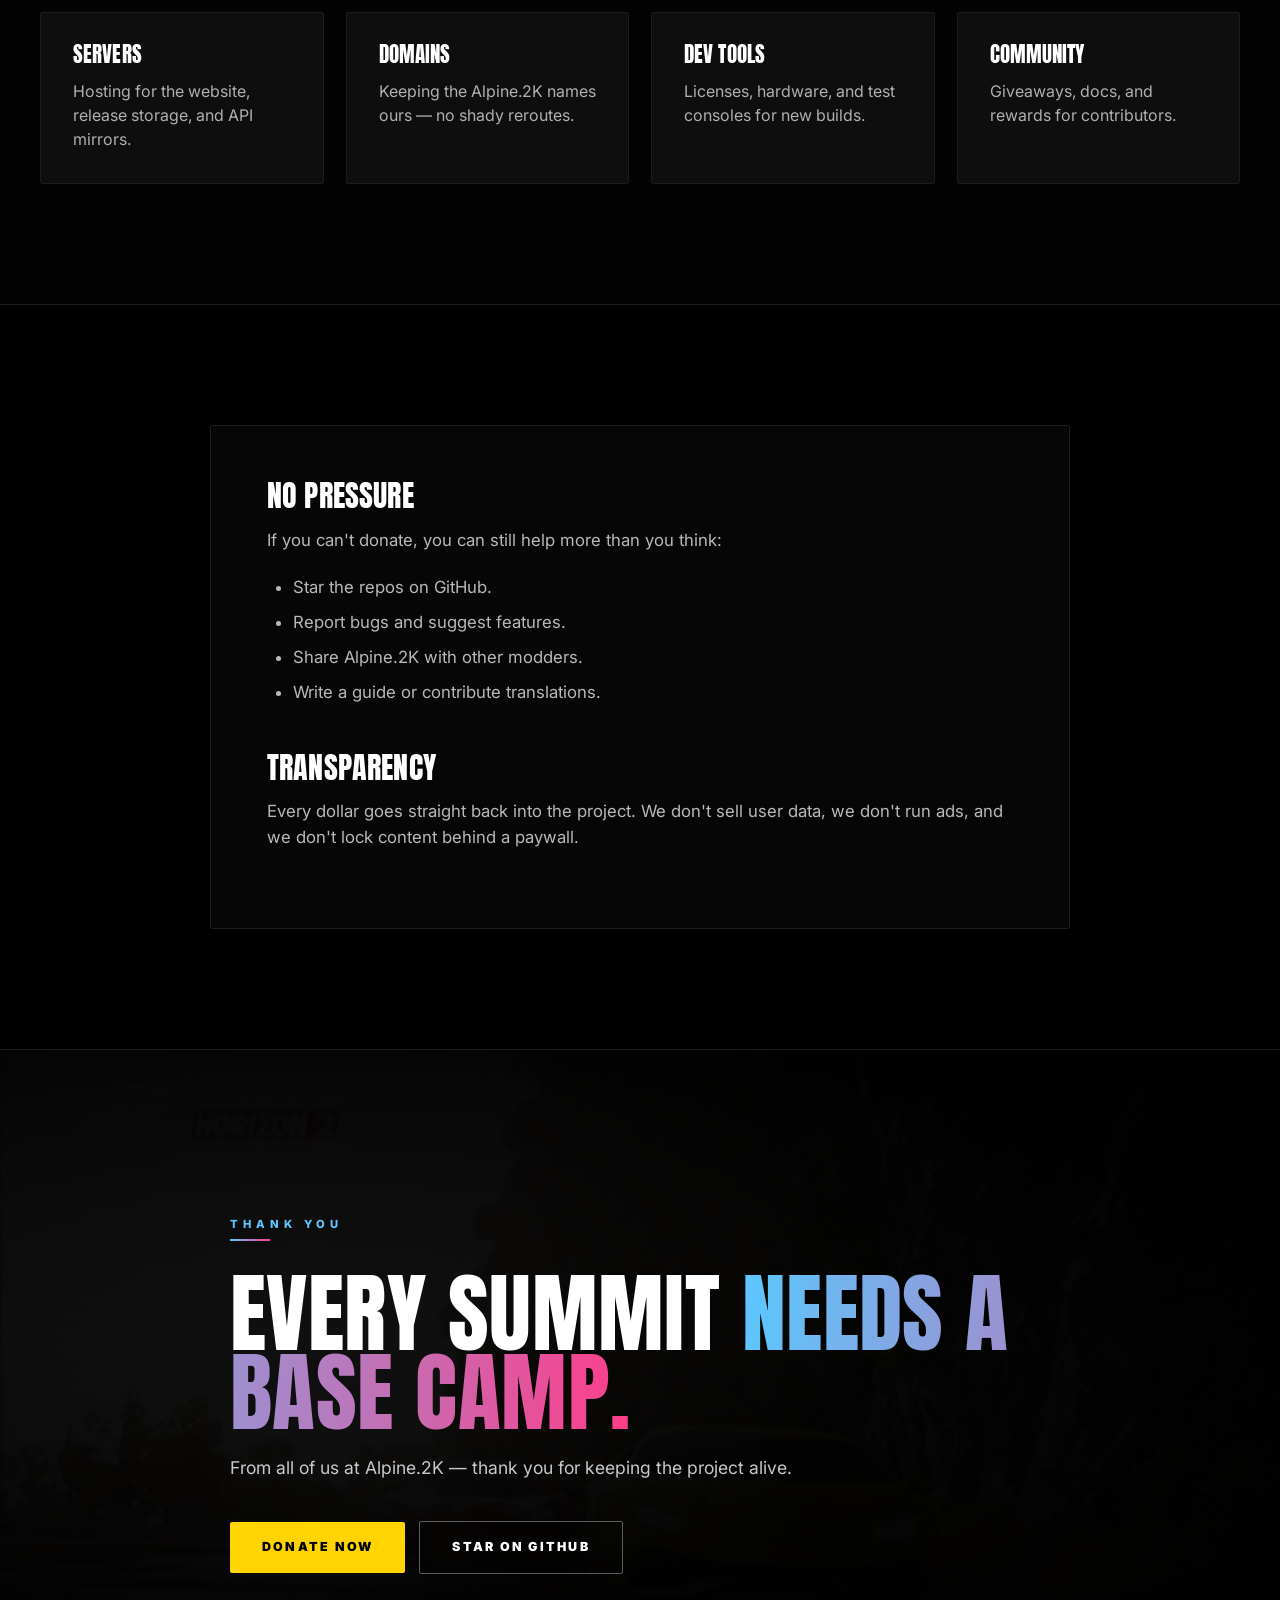
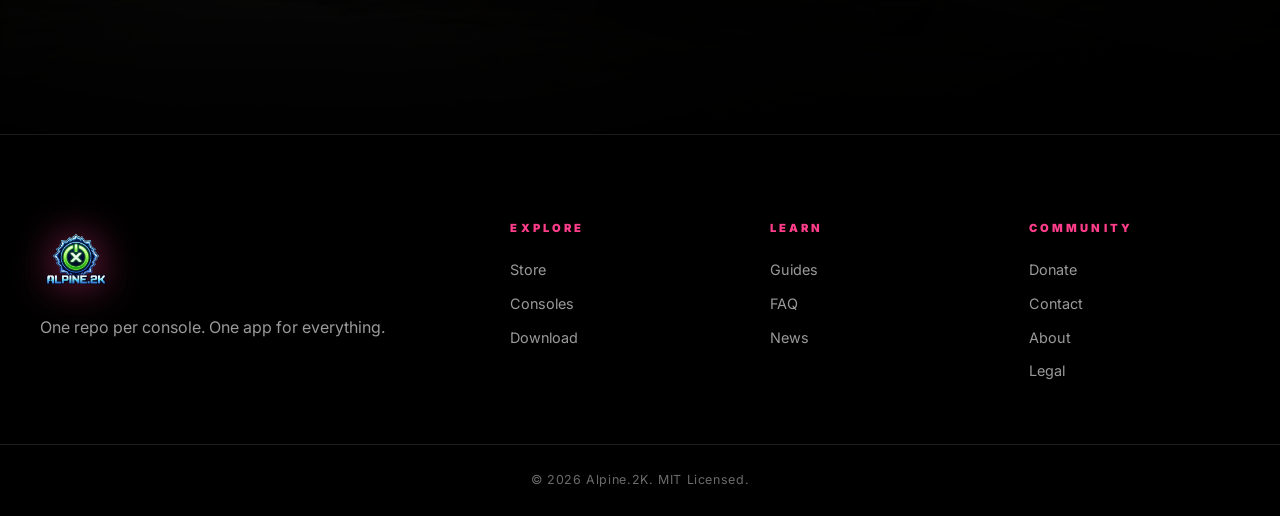
<file: donate.html>
<!DOCTYPE html>
<html lang="en">
<head>
  <meta charset="UTF-8" />
  <meta name="viewport" content="width=device-width, initial-scale=1.0" />
  <title>Donate — Alpine.2K</title>
  <link rel="icon" type="image/png" href="assets/gemini-image-2_make_me_a_logo_for_my_xbox_360_project_called_Alpine.2K_make_it_have_a_xbox_360_-0-removebg-preview.png" />
  <link rel="stylesheet" href="css/style.css" />
  <link href="https://fonts.googleapis.com/css2?family=Anton&family=Inter:wght@400;500;600;700;800;900&display=swap" rel="stylesheet" />
</head>
<body>
  <div class="bg-layer" aria-hidden="true">
    <div class="bg-gif"></div>
    <div class="bg-stack static" id="bgStack"></div>
  </div>
  <div class="bg-vignette" aria-hidden="true"></div>

  <header class="navbar solid" id="navbar">
    <div class="container nav-inner">
      <a href="index.html" class="brand">
        <img src="assets/gemini-image-2_make_me_a_logo_for_my_xbox_360_project_called_Alpine.2K_make_it_have_a_xbox_360_-0-removebg-preview.png" alt="Alpine.2K" class="brand-logo" />
        <span class="brand-text">ALPINE<span>.2K</span></span>
      </a>
      <nav class="nav-links">
        <a href="store.html">Store</a>
        <a href="consoles.html">Consoles</a>
        <a href="guides.html">Guides</a>
        <a href="news.html">News</a>
        <a href="faq.html">FAQ</a>
        <a href="donate.html" class="nav-donate active">Donate</a>
        <a href="https://github.com/Alpine-2K" target="_blank" class="nav-gh">GitHub</a>
      </nav>
      <button class="menu-btn" id="menuBtn">☰</button>
    </div>
  </header>

  <div class="mobile-menu" id="mobileMenu">
    <button class="close-btn" id="closeBtn">✕</button>
    <img src="assets/gemini-image-2_make_me_a_logo_for_my_xbox_360_project_called_Alpine.2K_make_it_have_a_xbox_360_-0-removebg-preview.png" alt="Alpine.2K" class="mobile-logo" />
    <a href="store.html">Store</a>
    <a href="consoles.html">Consoles</a>
    <a href="guides.html">Guides</a>
    <a href="news.html">News</a>
    <a href="faq.html">FAQ</a>
    <a href="donate.html">Donate</a>
    <a href="about.html">About</a>
    <a href="contact.html">Contact</a>
    <a href="legal.html">Legal</a>
  </div>

  <section class="page-head page-head-lg">
    <div class="page-head-bg" style="background-image:url('assets/RM01-600x337.jpg')"></div>
    <div class="page-head-overlay"></div>
    <div class="container">
      <p class="eyebrow">Support Alpine.2K</p>
      <h1>Keep the summit <span class="gradient-text">open.</span></h1>
      <p class="muted">Alpine.2K is free and always will be. Donations cover server costs, domains, and let us keep building tools for every modded console.</p>
    </div>
  </section>

  <section class="section">
    <div class="container">
      <div class="section-head">
        <p class="eyebrow">Ways to support</p>
        <h2>Pick a method</h2>
      </div>
      <div class="grid-3">

        <a class="donate-card" href="https://ko-fi.com/alpine2k" target="_blank" rel="noopener">
          <div class="donate-icon">☕</div>
          <h3>Ko-fi</h3>
          <p class="muted">Buy us a coffee. One-off donation, no account needed.</p>
          <span class="donate-cta">Support on Ko-fi →</span>
        </a>

        <a class="donate-card" href="https://patreon.com/alpine2k" target="_blank" rel="noopener">
          <div class="donate-icon">★</div>
          <h3>Patreon</h3>
          <p class="muted">Monthly support with perks, early access, and a name in the credits.</p>
          <span class="donate-cta">Become a patron →</span>
        </a>

        <a class="donate-card" href="https://github.com/sponsors/Alpine-2K" target="_blank" rel="noopener">
          <div class="donate-icon">◆</div>
          <h3>GitHub Sponsors</h3>
          <p class="muted">Sponsor directly on GitHub — the cleanest way to give back.</p>
          <span class="donate-cta">Sponsor on GitHub →</span>
        </a>

      </div>
    </div>
  </section>

  <section class="section section-alt">
    <div class="container">
      <div class="section-head">
        <p class="eyebrow">Where it goes</p>
        <h2>Your support funds</h2>
      </div>
      <div class="grid-4">
        <div class="card">
          <h3>Servers</h3>
          <p class="muted">Hosting for the website, release storage, and API mirrors.</p>
        </div>
        <div class="card">
          <h3>Domains</h3>
          <p class="muted">Keeping the Alpine.2K names ours — no shady reroutes.</p>
        </div>
        <div class="card">
          <h3>Dev tools</h3>
          <p class="muted">Licenses, hardware, and test consoles for new builds.</p>
        </div>
        <div class="card">
          <h3>Community</h3>
          <p class="muted">Giveaways, docs, and rewards for contributors.</p>
        </div>
      </div>
    </div>
  </section>

  <section class="section">
    <div class="container prose">
      <h2>No pressure</h2>
      <p>If you can't donate, you can still help more than you think:</p>
      <ul>
        <li>Star the repos on GitHub.</li>
        <li>Report bugs and suggest features.</li>
        <li>Share Alpine.2K with other modders.</li>
        <li>Write a guide or contribute translations.</li>
      </ul>
      <h2>Transparency</h2>
      <p>Every dollar goes straight back into the project. We don't sell user data, we don't run ads, and we don't lock content behind a paywall.</p>
    </div>
  </section>

  <section class="cta">
    <div class="cta-bg" style="background-image:url('assets/forza-horizon-2-is-the-best-looking-game-on-xbox-one-change-v0-mp9w1wyk1lge1.jpg')"></div>
    <div class="cta-overlay"></div>
    <div class="container">
      <p class="eyebrow">Thank you</p>
      <h2>Every summit <span class="gradient-text">needs a base camp.</span></h2>
      <p class="cta-sub">From all of us at Alpine.2K — thank you for keeping the project alive.</p>
      <div class="hero-cta">
        <a href="https://ko-fi.com/alpine2k" target="_blank" rel="noopener" class="btn btn-primary">Donate now</a>
        <a href="https://github.com/Alpine-2K" target="_blank" rel="noopener" class="btn btn-ghost">Star on GitHub</a>
      </div>
    </div>
  </section>

  <footer class="footer">
    <div class="container footer-grid">
      <div>
        <img src="assets/gemini-image-2_make_me_a_logo_for_my_xbox_360_project_called_Alpine.2K_make_it_have_a_xbox_360_-0-removebg-preview.png" alt="Alpine.2K" class="footer-logo" />
        <p class="muted">One repo per console. One app for everything.</p>
      </div>
      <div>
        <h4>Explore</h4>
        <a href="store.html">Store</a>
        <a href="consoles.html">Consoles</a>
        <a href="download.html">Download</a>
      </div>
      <div>
        <h4>Learn</h4>
        <a href="guides.html">Guides</a>
        <a href="faq.html">FAQ</a>
        <a href="news.html">News</a>
      </div>
      <div>
        <h4>Community</h4>
        <a href="donate.html">Donate</a>
        <a href="contact.html">Contact</a>
        <a href="about.html">About</a>
        <a href="legal.html">Legal</a>
      </div>
    </div>
    <div class="footer-bottom">
      <div class="container">© <span id="year"></span> Alpine.2K. MIT Licensed.</div>
    </div>
  </footer>

  <script src="js/data.js"></script>
  <script src="js/github.js"></script>
  <script src="js/render.js"></script>
  <script src="js/main.js"></script>
</body>
</html>
</file>
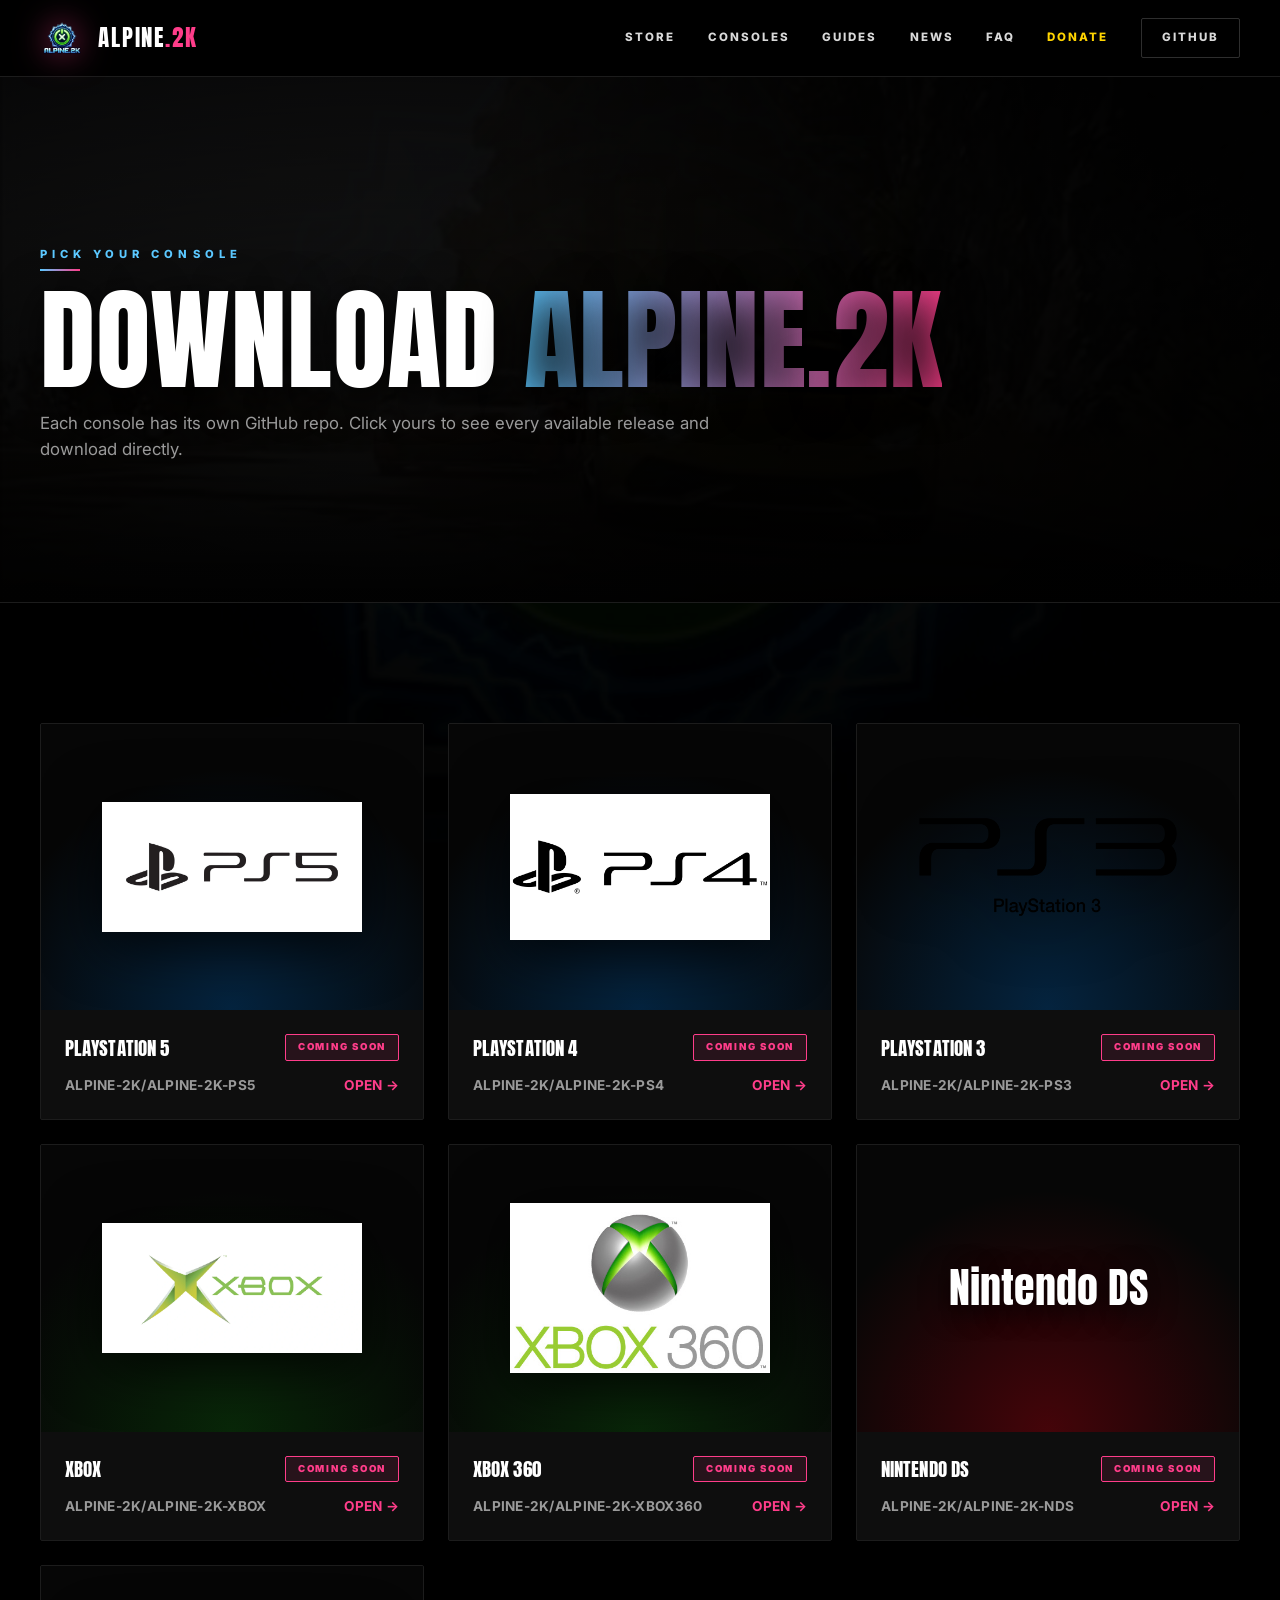
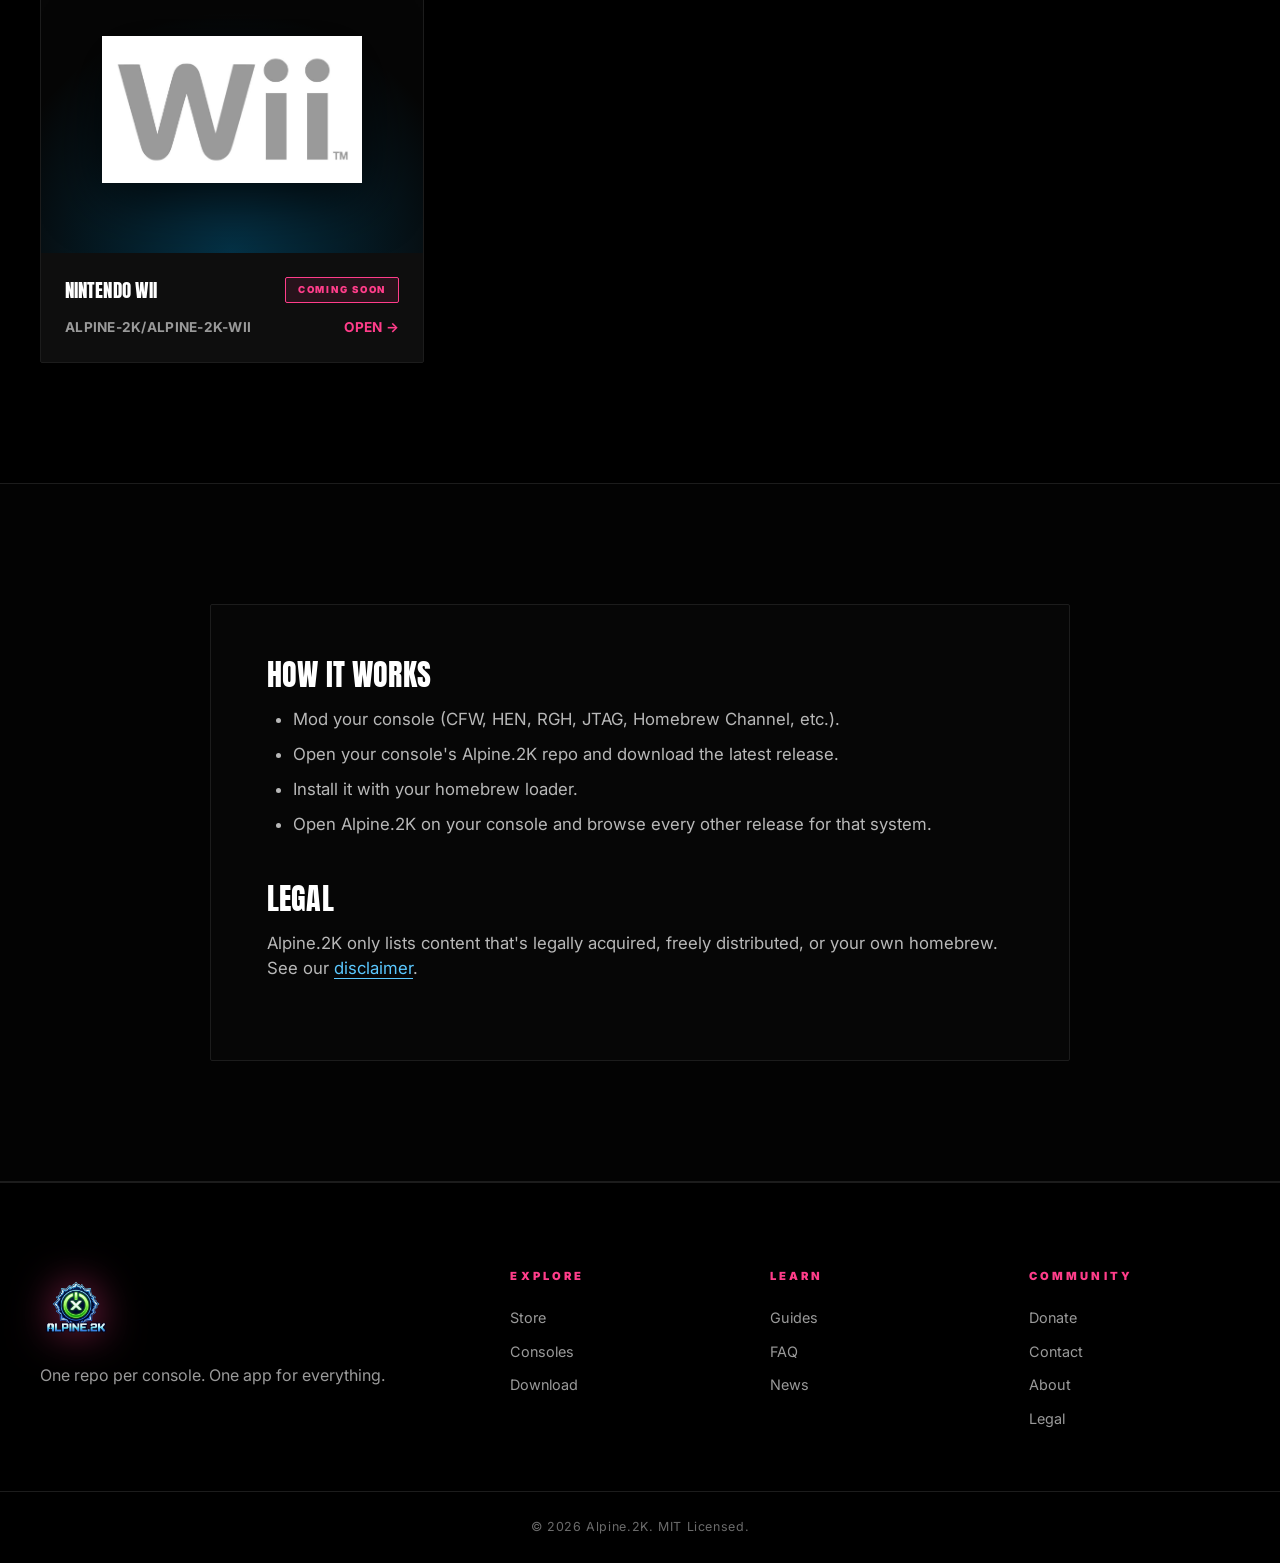
<file: download.html>
<!DOCTYPE html>
<html lang="en">
<head>
  <meta charset="UTF-8" />
  <meta name="viewport" content="width=device-width, initial-scale=1.0" />
  <title>Download — Alpine.2K</title>
  <link rel="icon" type="image/png" href="assets/gemini-image-2_make_me_a_logo_for_my_xbox_360_project_called_Alpine.2K_make_it_have_a_xbox_360_-0-removebg-preview.png" />
  <link rel="stylesheet" href="css/style.css" />
  <link href="https://fonts.googleapis.com/css2?family=Anton&family=Inter:wght@400;500;600;700;800;900&display=swap" rel="stylesheet" />
</head>
<body>
  <div class="bg-layer" aria-hidden="true">
    <div class="bg-gif"></div>
    <div class="bg-stack static" id="bgStack"></div>
  </div>
  <div class="bg-vignette" aria-hidden="true"></div>

  <header class="navbar solid" id="navbar">
    <div class="container nav-inner">
      <a href="index.html" class="brand">
        <img src="assets/gemini-image-2_make_me_a_logo_for_my_xbox_360_project_called_Alpine.2K_make_it_have_a_xbox_360_-0-removebg-preview.png" alt="Alpine.2K" class="brand-logo" />
        <span class="brand-text">ALPINE<span>.2K</span></span>
      </a>
      <nav class="nav-links">
        <a href="store.html">Store</a>
        <a href="consoles.html">Consoles</a>
        <a href="guides.html">Guides</a>
        <a href="news.html">News</a>
        <a href="faq.html">FAQ</a>
        <a href="donate.html" class="nav-donate">Donate</a>
        <a href="https://github.com/Alpine-2K" target="_blank" class="nav-gh">GitHub</a>
      </nav>
      <button class="menu-btn" id="menuBtn">☰</button>
    </div>
  </header>

  <div class="mobile-menu" id="mobileMenu">
    <button class="close-btn" id="closeBtn">✕</button>
    <img src="assets/gemini-image-2_make_me_a_logo_for_my_xbox_360_project_called_Alpine.2K_make_it_have_a_xbox_360_-0-removebg-preview.png" alt="Alpine.2K" class="mobile-logo" />
    <a href="store.html">Store</a>
    <a href="consoles.html">Consoles</a>
    <a href="guides.html">Guides</a>
    <a href="news.html">News</a>
    <a href="faq.html">FAQ</a>
    <a href="donate.html">Donate</a>
    <a href="about.html">About</a>
    <a href="contact.html">Contact</a>
    <a href="legal.html">Legal</a>
  </div>

  <section class="page-head page-head-lg">
    <div class="page-head-bg" style="background-image:url('assets/forza-horizon-2-is-the-best-looking-game-on-xbox-one-change-v0-mp9w1wyk1lge1.jpg')"></div>
    <div class="page-head-overlay"></div>
    <div class="container">
      <p class="eyebrow">Pick your console</p>
      <h1>Download <span class="gradient-text">Alpine.2K</span></h1>
      <p class="muted">Each console has its own GitHub repo. Click yours to see every available release and download directly.</p>
    </div>
  </section>

  <section class="section">
    <div class="container">
      <div class="grid-3" id="allConsolesGrid"></div>
    </div>
  </section>

  <section class="section section-alt">
    <div class="container prose">
      <h2>How it works</h2>
      <ul>
        <li>Mod your console (CFW, HEN, RGH, JTAG, Homebrew Channel, etc.).</li>
        <li>Open your console's Alpine.2K repo and download the latest release.</li>
        <li>Install it with your homebrew loader.</li>
        <li>Open Alpine.2K on your console and browse every other release for that system.</li>
      </ul>
      <h2>Legal</h2>
      <p>Alpine.2K only lists content that's legally acquired, freely distributed, or your own homebrew. See our <a class="accent" href="legal.html">disclaimer</a>.</p>
    </div>
  </section>

  <footer class="footer">
    <div class="container footer-grid">
      <div>
        <img src="assets/gemini-image-2_make_me_a_logo_for_my_xbox_360_project_called_Alpine.2K_make_it_have_a_xbox_360_-0-removebg-preview.png" alt="Alpine.2K" class="footer-logo" />
        <p class="muted">One repo per console. One app for everything.</p>
      </div>
      <div>
        <h4>Explore</h4>
        <a href="store.html">Store</a>
        <a href="consoles.html">Consoles</a>
        <a href="download.html">Download</a>
      </div>
      <div>
        <h4>Learn</h4>
        <a href="guides.html">Guides</a>
        <a href="faq.html">FAQ</a>
        <a href="news.html">News</a>
      </div>
      <div>
        <h4>Community</h4>
        <a href="donate.html">Donate</a>
        <a href="contact.html">Contact</a>
        <a href="about.html">About</a>
        <a href="legal.html">Legal</a>
      </div>
    </div>
    <div class="footer-bottom">
      <div class="container">© <span id="year"></span> Alpine.2K. MIT Licensed.</div>
    </div>
  </footer>

  <script src="js/data.js"></script>
  <script src="js/github.js"></script>
  <script src="js/render.js"></script>
  <script src="js/main.js"></script>
  <script>
    document.addEventListener('DOMContentLoaded', async () => {
      renderConsoleGrid('allConsolesGrid', CONSOLES);
      const all = await fetchAllReleases(5);
      updateConsoleCounts(all);
    });
  </script>
</body>
</html>
</file>
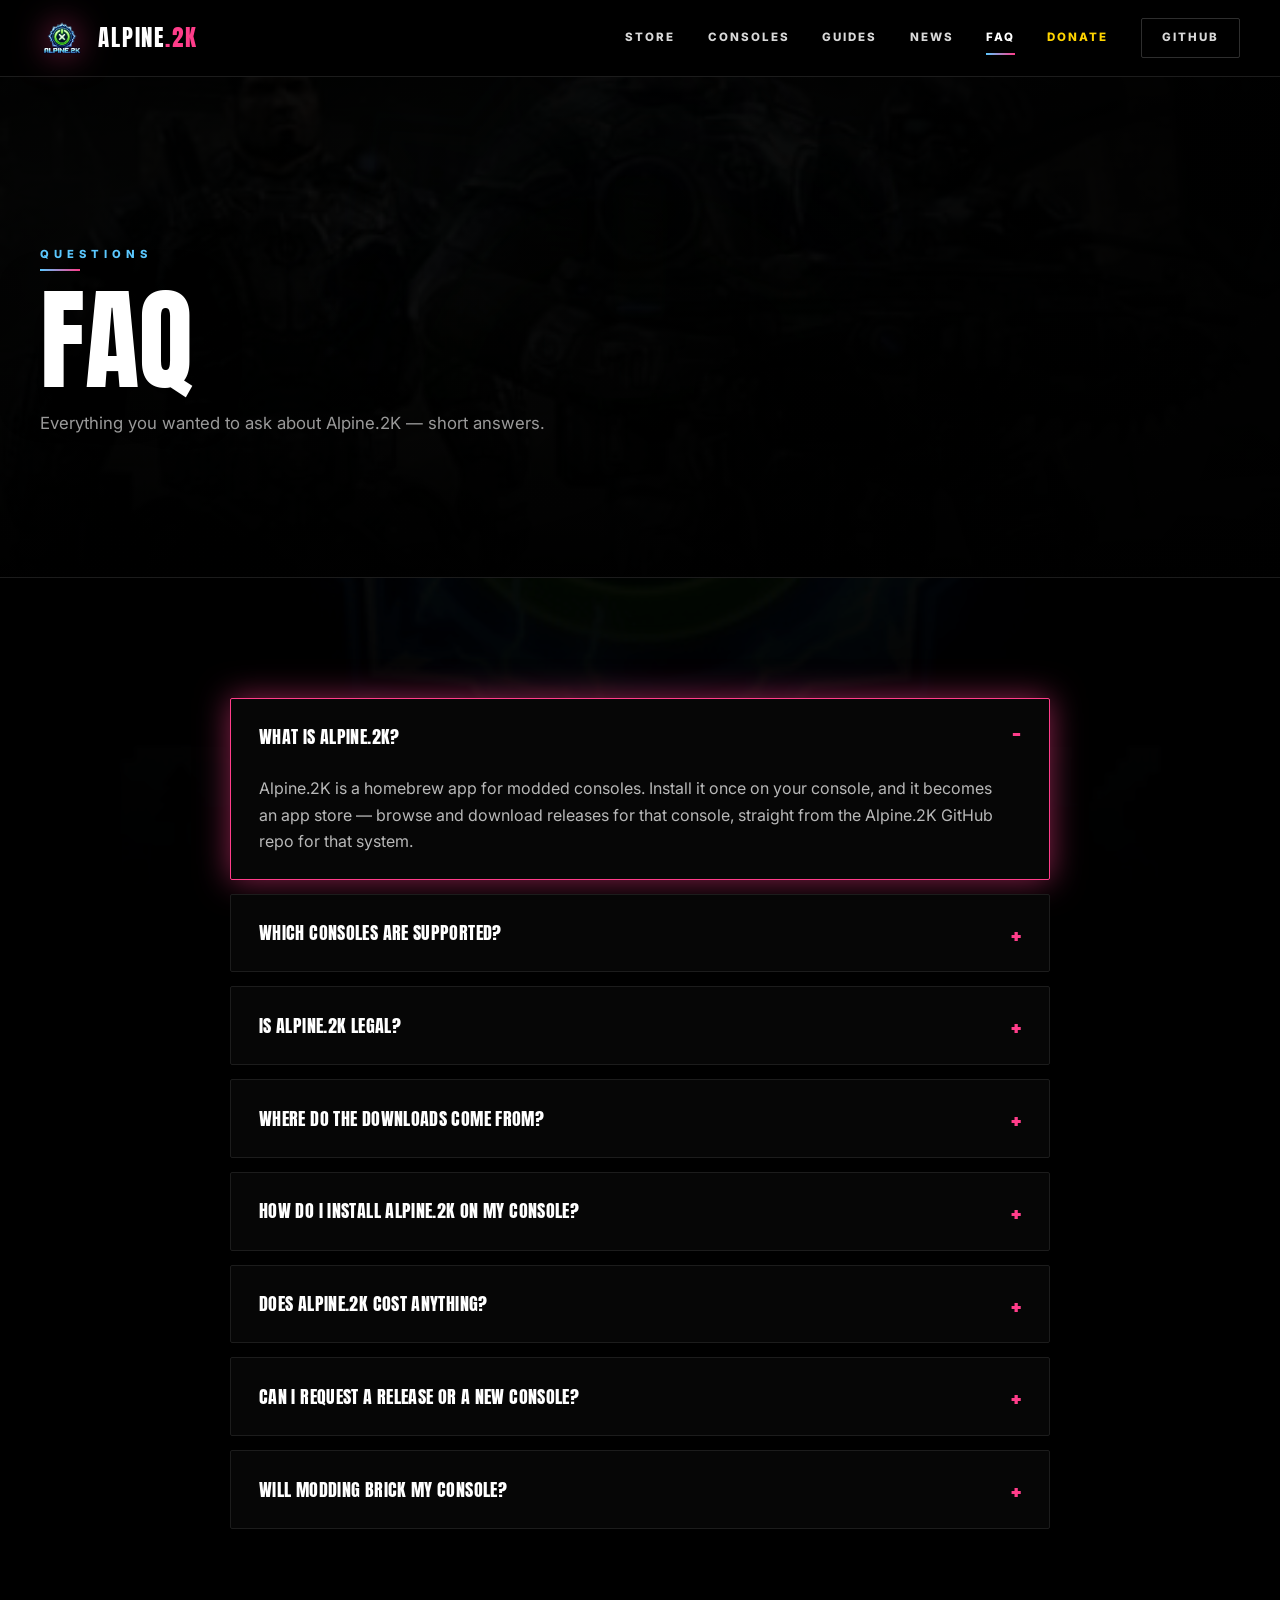
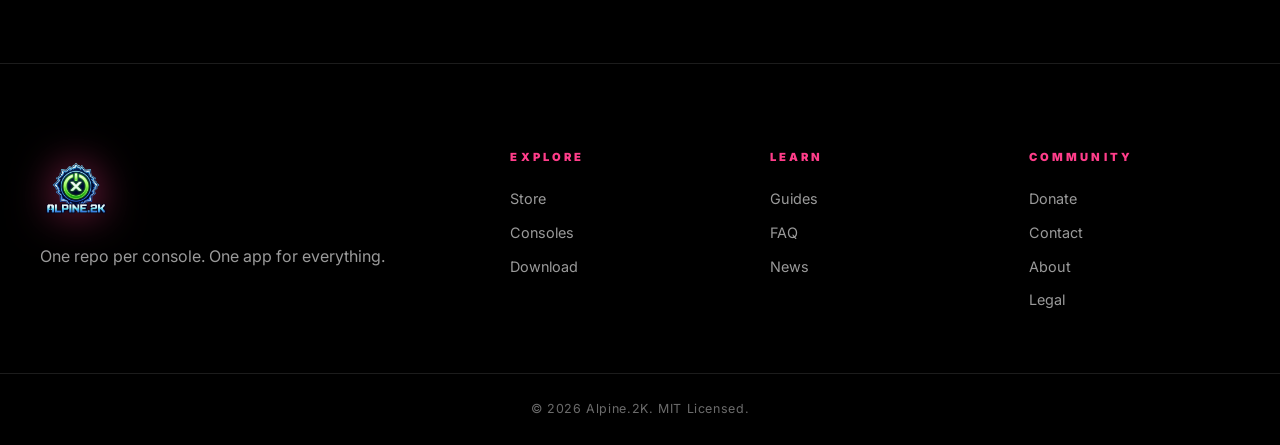
<file: faq.html>
<!DOCTYPE html>
<html lang="en">
<head>
  <meta charset="UTF-8" />
  <meta name="viewport" content="width=device-width, initial-scale=1.0" />
  <title>FAQ — Alpine.2K</title>
  <link rel="icon" type="image/png" href="assets/gemini-image-2_make_me_a_logo_for_my_xbox_360_project_called_Alpine.2K_make_it_have_a_xbox_360_-0-removebg-preview.png" />
  <link rel="stylesheet" href="css/style.css" />
  <link href="https://fonts.googleapis.com/css2?family=Anton&family=Inter:wght@400;500;600;700;800;900&display=swap" rel="stylesheet" />
</head>
<body>
  <div class="bg-layer" aria-hidden="true">
    <div class="bg-gif"></div>
    <div class="bg-stack static" id="bgStack"></div>
  </div>
  <div class="bg-vignette" aria-hidden="true"></div>

  <header class="navbar solid" id="navbar">
    <div class="container nav-inner">
      <a href="index.html" class="brand">
        <img src="assets/gemini-image-2_make_me_a_logo_for_my_xbox_360_project_called_Alpine.2K_make_it_have_a_xbox_360_-0-removebg-preview.png" alt="Alpine.2K" class="brand-logo" />
        <span class="brand-text">ALPINE<span>.2K</span></span>
      </a>
      <nav class="nav-links">
        <a href="store.html">Store</a>
        <a href="consoles.html">Consoles</a>
        <a href="guides.html">Guides</a>
        <a href="news.html">News</a>
        <a href="faq.html" class="active">FAQ</a>
        <a href="donate.html" class="nav-donate">Donate</a>
        <a href="https://github.com/Alpine-2K" target="_blank" class="nav-gh">GitHub</a>
      </nav>
      <button class="menu-btn" id="menuBtn">☰</button>
    </div>
  </header>

  <div class="mobile-menu" id="mobileMenu">
    <button class="close-btn" id="closeBtn">✕</button>
    <img src="assets/gemini-image-2_make_me_a_logo_for_my_xbox_360_project_called_Alpine.2K_make_it_have_a_xbox_360_-0-removebg-preview.png" alt="Alpine.2K" class="mobile-logo" />
    <a href="store.html">Store</a>
    <a href="consoles.html">Consoles</a>
    <a href="guides.html">Guides</a>
    <a href="news.html">News</a>
    <a href="faq.html">FAQ</a>
    <a href="donate.html">Donate</a>
    <a href="about.html">About</a>
    <a href="contact.html">Contact</a>
    <a href="legal.html">Legal</a>
  </div>

  <section class="page-head page-head-lg">
    <div class="page-head-bg" style="background-image:url('assets/1054.jpg')"></div>
    <div class="page-head-overlay"></div>
    <div class="container">
      <p class="eyebrow">Questions</p>
      <h1>FAQ</h1>
      <p class="muted">Everything you wanted to ask about Alpine.2K — short answers.</p>
    </div>
  </section>

  <section class="section">
    <div class="container faq-wrap">

      <details class="faq-item" open>
        <summary>What is Alpine.2K?</summary>
        <p>Alpine.2K is a homebrew app for modded consoles. Install it once on your console, and it becomes an app store — browse and download releases for that console, straight from the Alpine.2K GitHub repo for that system.</p>
      </details>

      <details class="faq-item">
        <summary>Which consoles are supported?</summary>
        <p>Currently: PS5, PS4, PS3, Xbox, Xbox 360, Nintendo DS, and Wii. Each has its own Alpine.2K repo. More consoles will be added over time.</p>
      </details>

      <details class="faq-item">
        <summary>Is Alpine.2K legal?</summary>
        <p>Yes. Alpine.2K only distributes content that's legally acquired, freely distributed, or your own homebrew. We do not host or link to pirated games, ROMs, or ISOs. See <a href="legal.html">legal</a> for the full disclaimer.</p>
      </details>

      <details class="faq-item">
        <summary>Where do the downloads come from?</summary>
        <p>Every release is published to that console's GitHub repo (<code>Alpine-2K-Ps5</code>, <code>Alpine-2K-Ps4</code>, etc.). The website reads those repos live, so a new release shows up on the site within a few minutes.</p>
      </details>

      <details class="faq-item">
        <summary>How do I install Alpine.2K on my console?</summary>
        <p>Mod your console first (CFW, HEN, RGH, JTAG, Homebrew Channel, etc.), then download the latest Alpine.2K release for your console from its repo and install it with your homebrew loader. Guides are in the <a href="guides.html">Guides</a> section.</p>
      </details>

      <details class="faq-item">
        <summary>Does Alpine.2K cost anything?</summary>
        <p>No. Alpine.2K is free and MIT-licensed. If you'd like to support development, head to the <a href="donate.html">Donate</a> page — but it's never required.</p>
      </details>

      <details class="faq-item">
        <summary>Can I request a release or a new console?</summary>
        <p>Yes. Open an issue on the relevant console repo (or on the website repo) using the appropriate template. We review everything.</p>
      </details>

      <details class="faq-item">
        <summary>Will modding brick my console?</summary>
        <p>Modding carries risk. Alpine.2K releases are tested, but you should always back up your console first. Follow the guides exactly and never disconnect power during flashing.</p>
      </details>

    </div>
  </section>

  <footer class="footer">
    <div class="container footer-grid">
      <div>
        <img src="assets/gemini-image-2_make_me_a_logo_for_my_xbox_360_project_called_Alpine.2K_make_it_have_a_xbox_360_-0-removebg-preview.png" alt="Alpine.2K" class="footer-logo" />
        <p class="muted">One repo per console. One app for everything.</p>
      </div>
      <div>
        <h4>Explore</h4>
        <a href="store.html">Store</a>
        <a href="consoles.html">Consoles</a>
        <a href="download.html">Download</a>
      </div>
      <div>
        <h4>Learn</h4>
        <a href="guides.html">Guides</a>
        <a href="faq.html">FAQ</a>
        <a href="news.html">News</a>
      </div>
      <div>
        <h4>Community</h4>
        <a href="donate.html">Donate</a>
        <a href="contact.html">Contact</a>
        <a href="about.html">About</a>
        <a href="legal.html">Legal</a>
      </div>
    </div>
    <div class="footer-bottom">
      <div class="container">© <span id="year"></span> Alpine.2K. MIT Licensed.</div>
    </div>
  </footer>

  <script src="js/data.js"></script>
  <script src="js/github.js"></script>
  <script src="js/render.js"></script>
  <script src="js/main.js"></script>
</body>
</html>
</file>
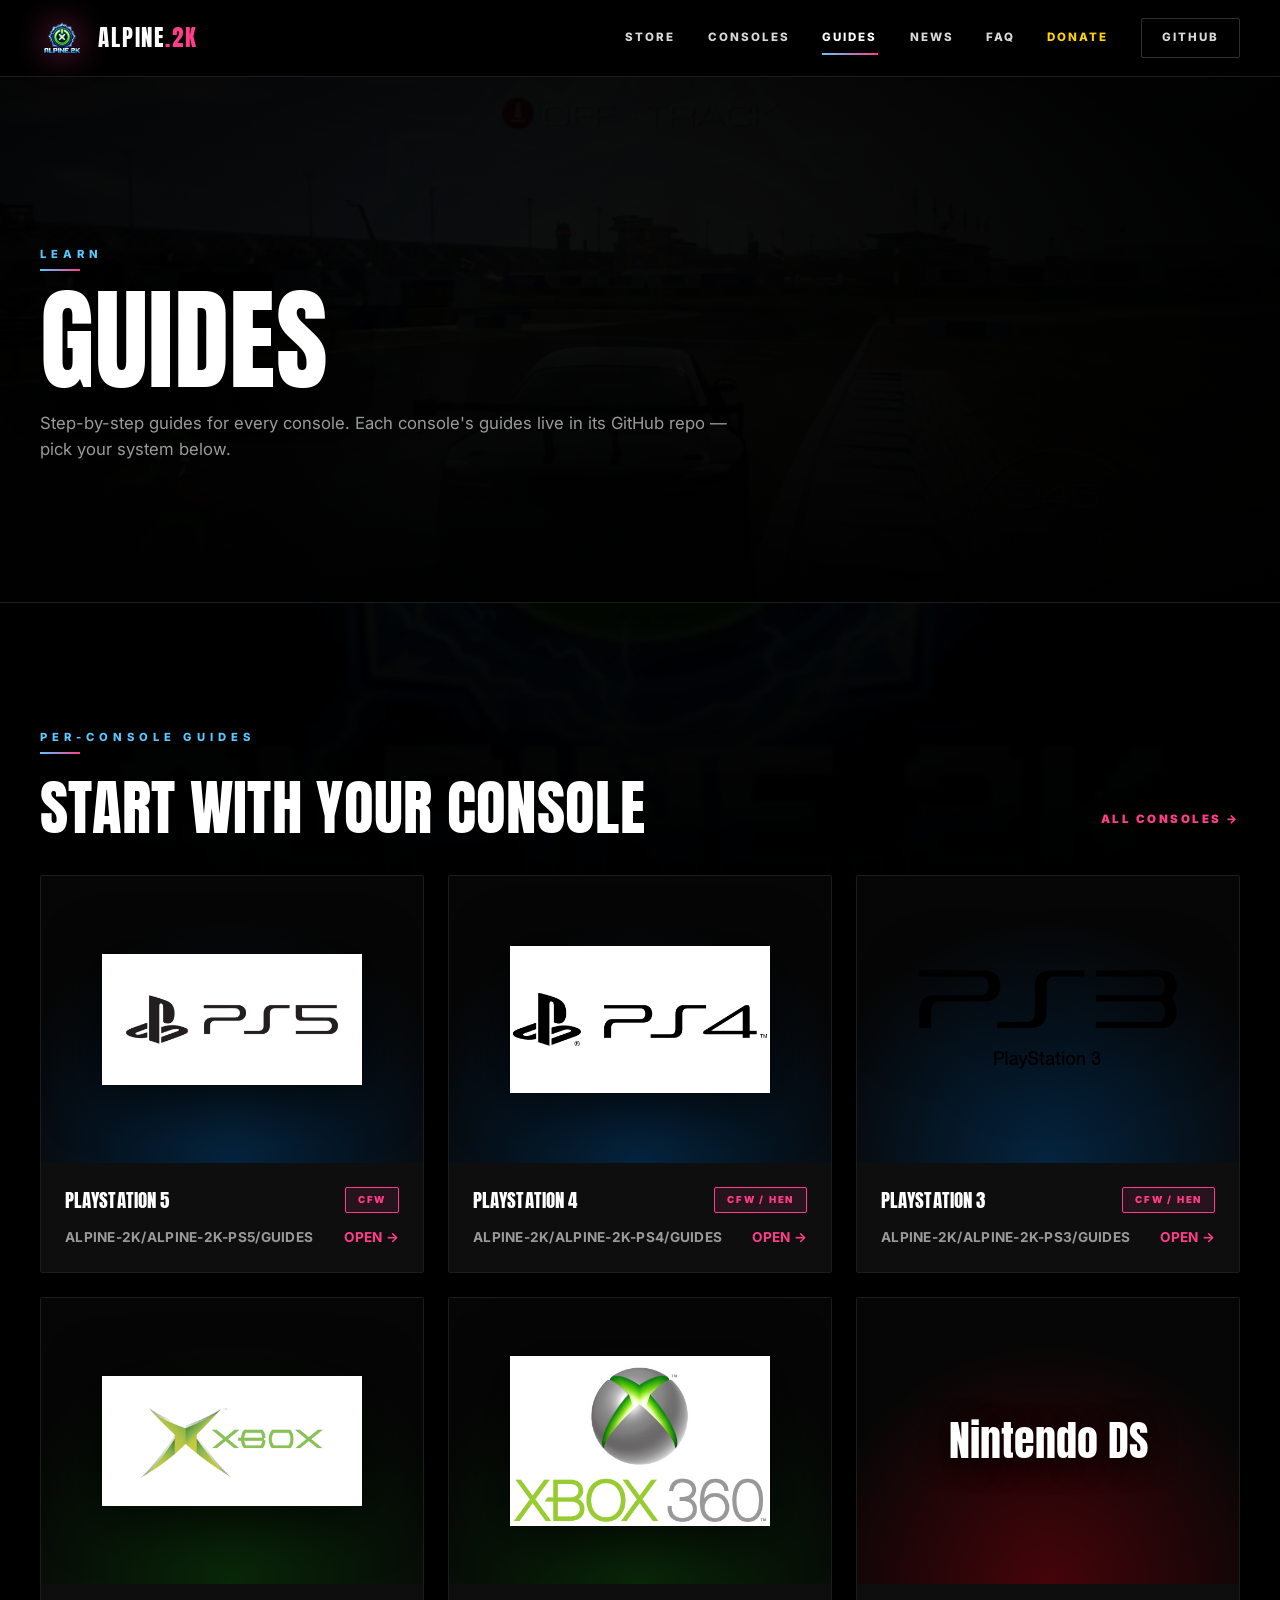
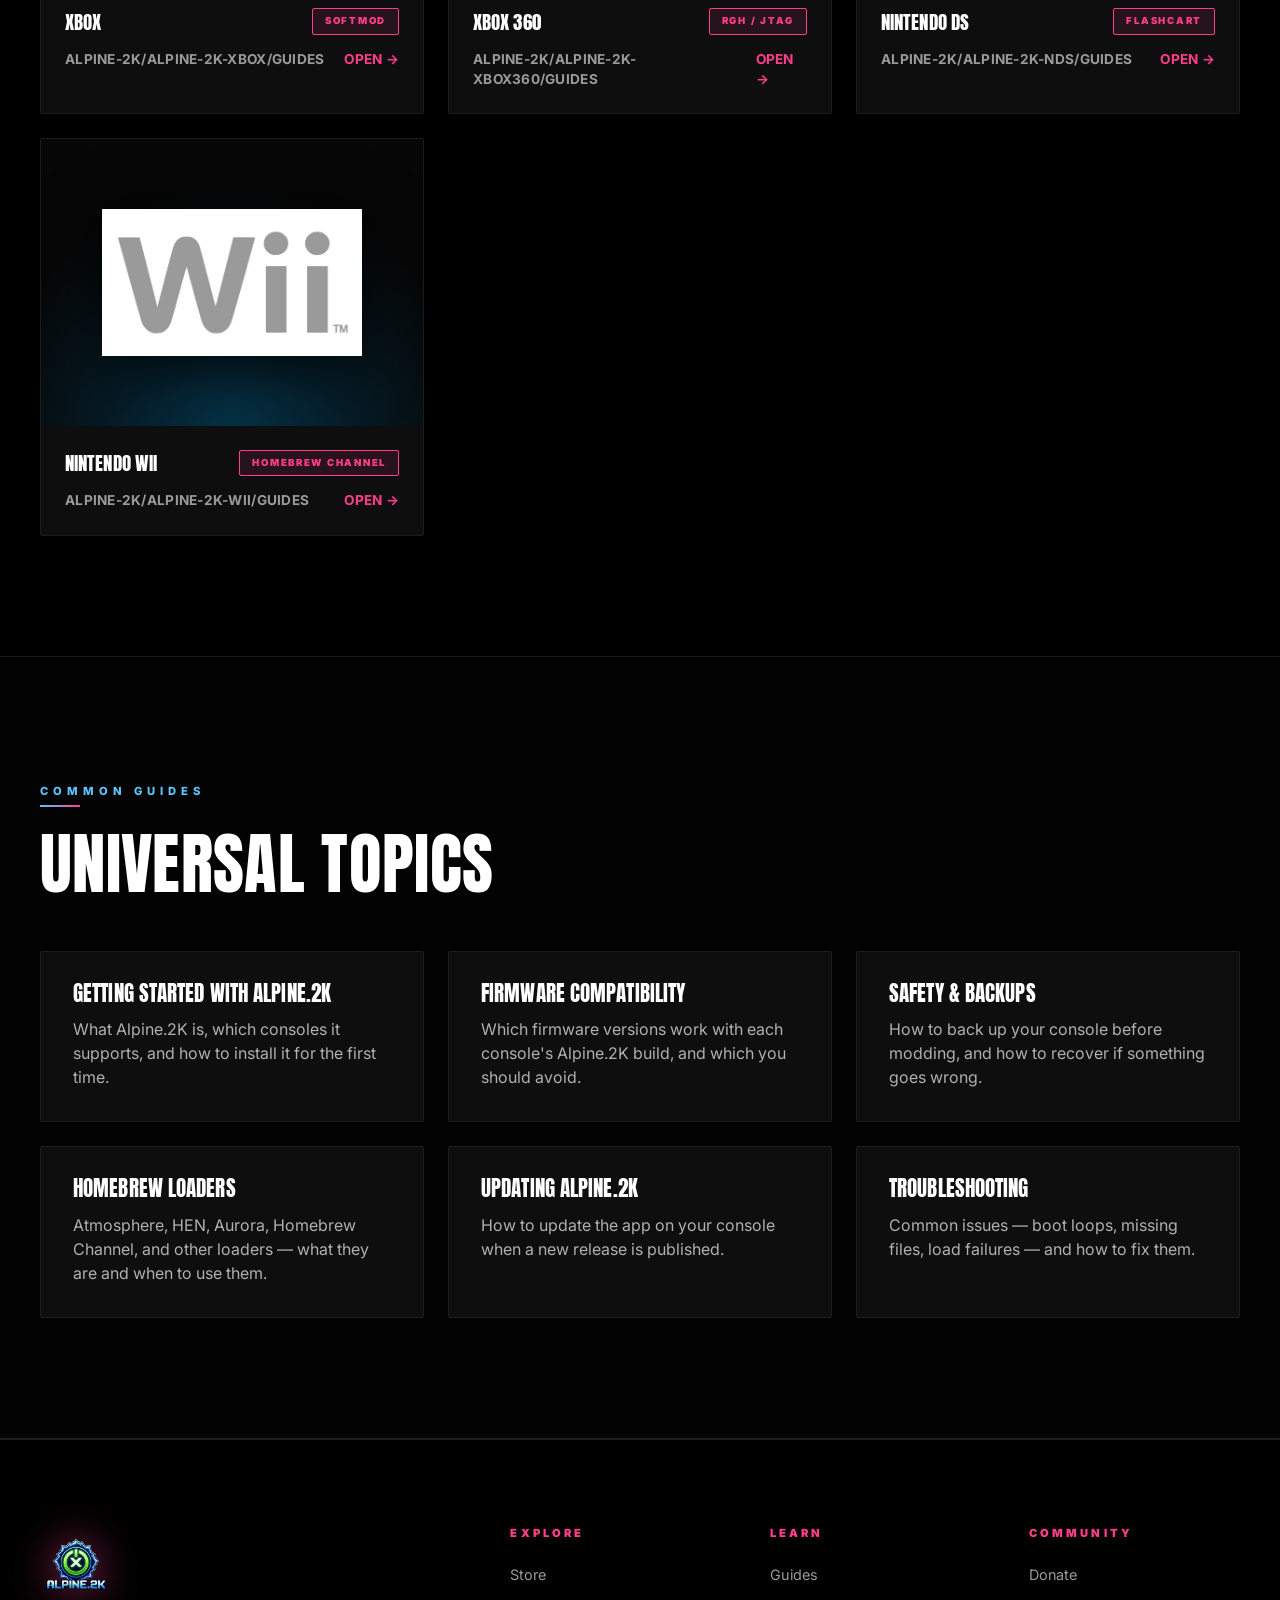
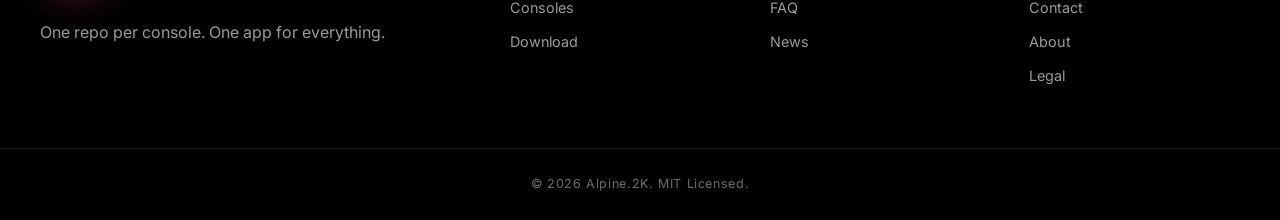
<file: guides.html>
<!DOCTYPE html>
<html lang="en">
<head>
  <meta charset="UTF-8" />
  <meta name="viewport" content="width=device-width, initial-scale=1.0" />
  <title>Guides — Alpine.2K</title>
  <link rel="icon" type="image/png" href="assets/gemini-image-2_make_me_a_logo_for_my_xbox_360_project_called_Alpine.2K_make_it_have_a_xbox_360_-0-removebg-preview.png" />
  <link rel="stylesheet" href="css/style.css" />
  <link href="https://fonts.googleapis.com/css2?family=Anton&family=Inter:wght@400;500;600;700;800;900&display=swap" rel="stylesheet" />
</head>
<body>
  <div class="bg-layer" aria-hidden="true">
    <div class="bg-gif"></div>
    <div class="bg-stack static" id="bgStack"></div>
  </div>
  <div class="bg-vignette" aria-hidden="true"></div>

  <header class="navbar solid" id="navbar">
    <div class="container nav-inner">
      <a href="index.html" class="brand">
        <img src="assets/gemini-image-2_make_me_a_logo_for_my_xbox_360_project_called_Alpine.2K_make_it_have_a_xbox_360_-0-removebg-preview.png" alt="Alpine.2K" class="brand-logo" />
        <span class="brand-text">ALPINE<span>.2K</span></span>
      </a>
      <nav class="nav-links">
        <a href="store.html">Store</a>
        <a href="consoles.html">Consoles</a>
        <a href="guides.html" class="active">Guides</a>
        <a href="news.html">News</a>
        <a href="faq.html">FAQ</a>
        <a href="donate.html" class="nav-donate">Donate</a>
        <a href="https://github.com/Alpine-2K" target="_blank" class="nav-gh">GitHub</a>
      </nav>
      <button class="menu-btn" id="menuBtn">☰</button>
    </div>
  </header>

  <div class="mobile-menu" id="mobileMenu">
    <button class="close-btn" id="closeBtn">✕</button>
    <img src="assets/gemini-image-2_make_me_a_logo_for_my_xbox_360_project_called_Alpine.2K_make_it_have_a_xbox_360_-0-removebg-preview.png" alt="Alpine.2K" class="mobile-logo" />
    <a href="store.html">Store</a>
    <a href="consoles.html">Consoles</a>
    <a href="guides.html">Guides</a>
    <a href="news.html">News</a>
    <a href="faq.html">FAQ</a>
    <a href="donate.html">Donate</a>
    <a href="about.html">About</a>
    <a href="contact.html">Contact</a>
    <a href="legal.html">Legal</a>
  </div>

  <section class="page-head page-head-lg">
    <div class="page-head-bg" style="background-image:url('assets/GRID-Autosport-Xbox-360.jpg')"></div>
    <div class="page-head-overlay"></div>
    <div class="container">
      <p class="eyebrow">Learn</p>
      <h1>Guides</h1>
      <p class="muted">Step-by-step guides for every console. Each console's guides live in its GitHub repo — pick your system below.</p>
    </div>
  </section>

  <section class="section">
    <div class="container">
      <div class="section-head section-head-left">
        <div>
          <p class="eyebrow">Per-console guides</p>
          <h2>Start with your console</h2>
        </div>
        <a class="section-link" href="consoles.html">All consoles →</a>
      </div>
      <div class="grid-3" id="guidesConsoleGrid"></div>
    </div>
  </section>

  <section class="section section-alt">
    <div class="container">
      <div class="section-head">
        <p class="eyebrow">Common guides</p>
        <h2>Universal topics</h2>
      </div>
      <div class="grid-3">
        <div class="card">
          <h3>Getting started with Alpine.2K</h3>
          <p class="muted">What Alpine.2K is, which consoles it supports, and how to install it for the first time.</p>
        </div>
        <div class="card">
          <h3>Firmware compatibility</h3>
          <p class="muted">Which firmware versions work with each console's Alpine.2K build, and which you should avoid.</p>
        </div>
        <div class="card">
          <h3>Safety & backups</h3>
          <p class="muted">How to back up your console before modding, and how to recover if something goes wrong.</p>
        </div>
        <div class="card">
          <h3>Homebrew loaders</h3>
          <p class="muted">Atmosphere, HEN, Aurora, Homebrew Channel, and other loaders — what they are and when to use them.</p>
        </div>
        <div class="card">
          <h3>Updating Alpine.2K</h3>
          <p class="muted">How to update the app on your console when a new release is published.</p>
        </div>
        <div class="card">
          <h3>Troubleshooting</h3>
          <p class="muted">Common issues — boot loops, missing files, load failures — and how to fix them.</p>
        </div>
      </div>
    </div>
  </section>

  <footer class="footer">
    <div class="container footer-grid">
      <div>
        <img src="assets/gemini-image-2_make_me_a_logo_for_my_xbox_360_project_called_Alpine.2K_make_it_have_a_xbox_360_-0-removebg-preview.png" alt="Alpine.2K" class="footer-logo" />
        <p class="muted">One repo per console. One app for everything.</p>
      </div>
      <div>
        <h4>Explore</h4>
        <a href="store.html">Store</a>
        <a href="consoles.html">Consoles</a>
        <a href="download.html">Download</a>
      </div>
      <div>
        <h4>Learn</h4>
        <a href="guides.html">Guides</a>
        <a href="faq.html">FAQ</a>
        <a href="news.html">News</a>
      </div>
      <div>
        <h4>Community</h4>
        <a href="donate.html">Donate</a>
        <a href="contact.html">Contact</a>
        <a href="about.html">About</a>
        <a href="legal.html">Legal</a>
      </div>
    </div>
    <div class="footer-bottom">
      <div class="container">© <span id="year"></span> Alpine.2K. MIT Licensed.</div>
    </div>
  </footer>

  <script src="js/data.js"></script>
  <script src="js/github.js"></script>
  <script src="js/render.js"></script>
  <script src="js/main.js"></script>
  <script>
    document.addEventListener('DOMContentLoaded', () => {
      const el = document.getElementById('guidesConsoleGrid');
      if (!el) return;
      el.innerHTML = CONSOLES.map((c) => {
        const thumbInner = c.logo
          ? `<img src="assets/${c.logo}" alt="${c.name}" class="console-logo" loading="lazy" />`
          : `<span class="console-short">${c.short}</span>`;
        return `
          <a class="console-card" href="https://github.com/${GITHUB_ORG}/${c.repo}/tree/main/guides" target="_blank" rel="noopener" style="--accent:${c.accent}">
            <div class="console-thumb">
              <div class="console-glow"></div>
              ${thumbInner}
            </div>
            <div class="console-body">
              <div class="console-top">
                <h3>${c.name}</h3>
                <span class="badge badge-planned">${c.modMethod}</span>
              </div>
              <div class="console-meta">
                <span class="small muted">${GITHUB_ORG}/${c.repo}/guides</span>
                <span class="small" style="color:var(--pink)">Open →</span>
              </div>
            </div>
          </a>
        `;
      }).join('');
    });
  </script>
</body>
          </html>
</file>
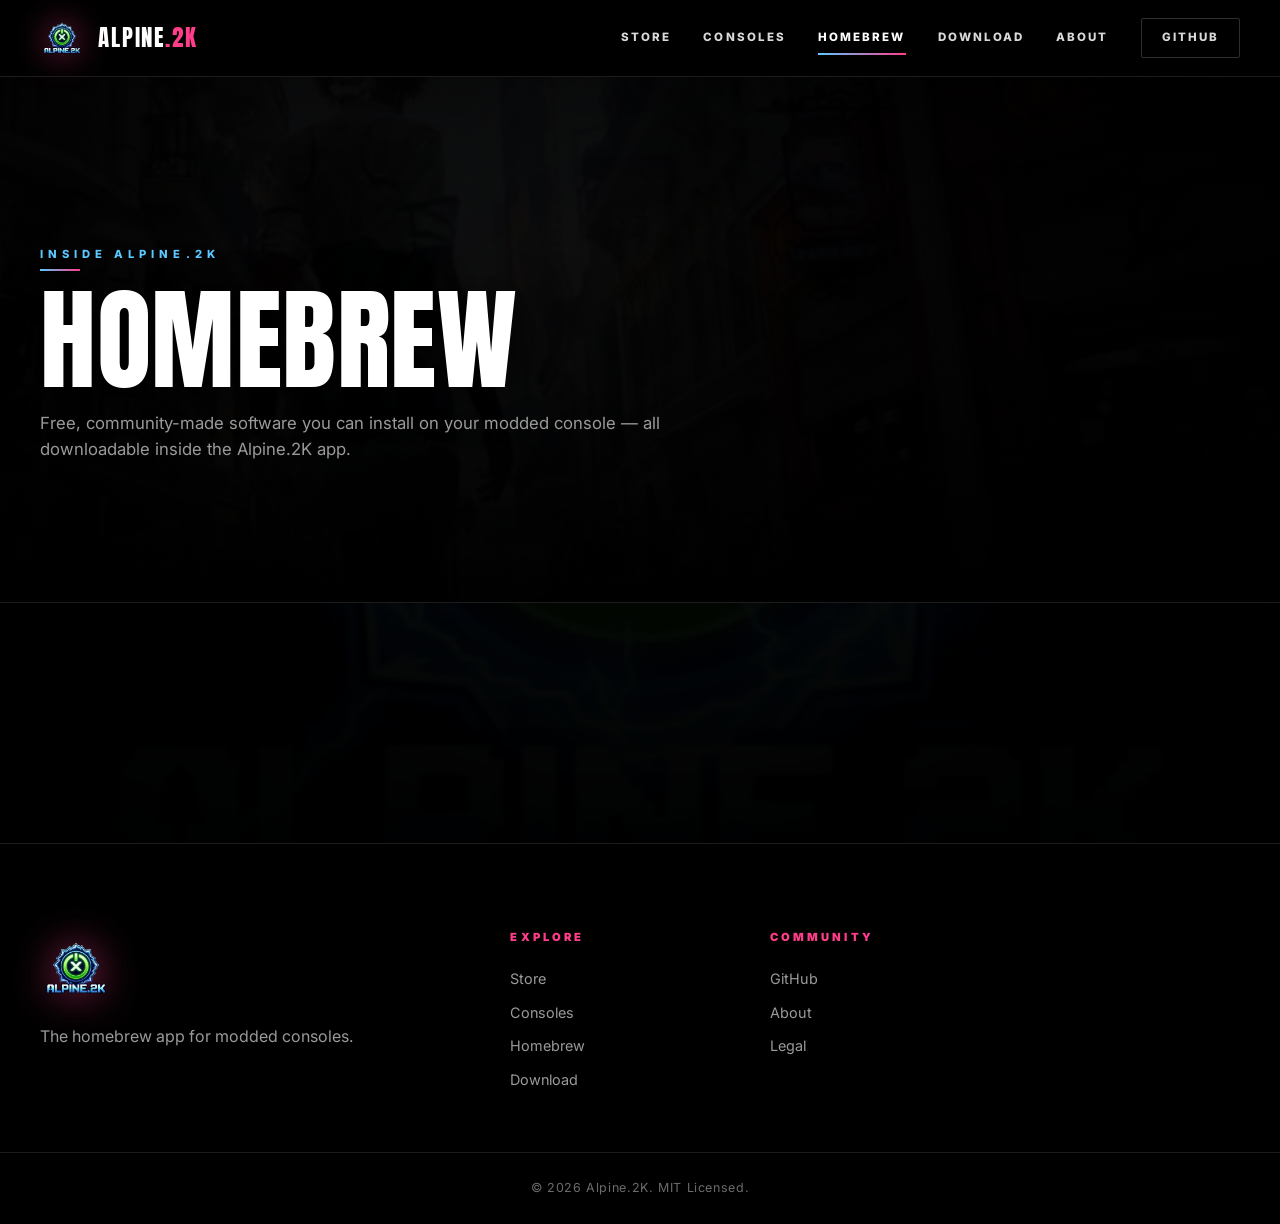
<file: homebrew.html>
<!DOCTYPE html>
<html lang="en">
<head>
  <meta charset="UTF-8" />
  <meta name="viewport" content="width=device-width, initial-scale=1.0" />
  <title>Homebrew — Alpine.2K</title>
  <link rel="icon" type="image/png" href="assets/gemini-image-2_make_me_a_logo_for_my_xbox_360_project_called_Alpine.2K_make_it_have_a_xbox_360_-0-removebg-preview.png" />
  <link rel="stylesheet" href="css/style.css" />
  <link href="https://fonts.googleapis.com/css2?family=Anton&family=Inter:wght@400;500;600;700;800;900&display=swap" rel="stylesheet" />
</head>
<body>
  <div class="bg-layer" aria-hidden="true">
    <div class="bg-gif"></div>
    <div class="bg-stack static" id="bgStack"></div>
  </div>
  <div class="bg-vignette" aria-hidden="true"></div>

  <header class="navbar solid" id="navbar">
    <div class="container nav-inner">
      <a href="index.html" class="brand">
        <img src="assets/gemini-image-2_make_me_a_logo_for_my_xbox_360_project_called_Alpine.2K_make_it_have_a_xbox_360_-0-removebg-preview.png" alt="Alpine.2K" class="brand-logo" />
        <span class="brand-text">ALPINE<span>.2K</span></span>
      </a>
      <nav class="nav-links">
        <a href="store.html">Store</a>
        <a href="consoles.html">Consoles</a>
        <a href="homebrew.html" class="active">Homebrew</a>
        <a href="download.html">Download</a>
        <a href="about.html">About</a>
        <a href="https://github.com/Alpine-2K" target="_blank" class="nav-gh">GitHub</a>
      </nav>
      <button class="menu-btn" id="menuBtn">☰</button>
    </div>
  </header>

  <div class="mobile-menu" id="mobileMenu">
    <button class="close-btn" id="closeBtn">✕</button>
    <img src="assets/gemini-image-2_make_me_a_logo_for_my_xbox_360_project_called_Alpine.2K_make_it_have_a_xbox_360_-0-removebg-preview.png" alt="Alpine.2K" class="mobile-logo" />
    <a href="store.html">Store</a>
    <a href="consoles.html">Consoles</a>
    <a href="homebrew.html">Homebrew</a>
    <a href="download.html">Download</a>
    <a href="about.html">About</a>
    <a href="legal.html">Legal</a>
  </div>

  <section class="page-head page-head-lg">
    <div class="page-head-bg" style="background-image:url('assets/RM01-600x337.jpg')"></div>
    <div class="page-head-overlay"></div>
    <div class="container">
      <p class="eyebrow">Inside Alpine.2K</p>
      <h1>Homebrew</h1>
      <p class="muted">Free, community-made software you can install on your modded console — all downloadable inside the Alpine.2K app.</p>
    </div>
  </section>

  <section class="section">
    <div class="container">
      <div class="grid-4" id="homebrewGrid"></div>
    </div>
  </section>

  <footer class="footer">
    <div class="container footer-grid">
      <div>
        <img src="assets/gemini-image-2_make_me_a_logo_for_my_xbox_360_project_called_Alpine.2K_make_it_have_a_xbox_360_-0-removebg-preview.png" alt="Alpine.2K" class="footer-logo" />
        <p class="muted">The homebrew app for modded consoles.</p>
      </div>
      <div>
        <h4>Explore</h4>
        <a href="store.html">Store</a>
        <a href="consoles.html">Consoles</a>
        <a href="homebrew.html">Homebrew</a>
        <a href="download.html">Download</a>
      </div>
      <div>
        <h4>Community</h4>
        <a href="https://github.com/Alpine-2K" target="_blank">GitHub</a>
        <a href="about.html">About</a>
        <a href="legal.html">Legal</a>
      </div>
    </div>
    <div class="footer-bottom">
      <div class="container">© <span id="year"></span> Alpine.2K. MIT Licensed.</div>
    </div>
  </footer>

  <script src="js/data.js"></script>
  <script src="js/render.js"></script>
  <script src="js/main.js"></script>
</body>
</html>
</file>
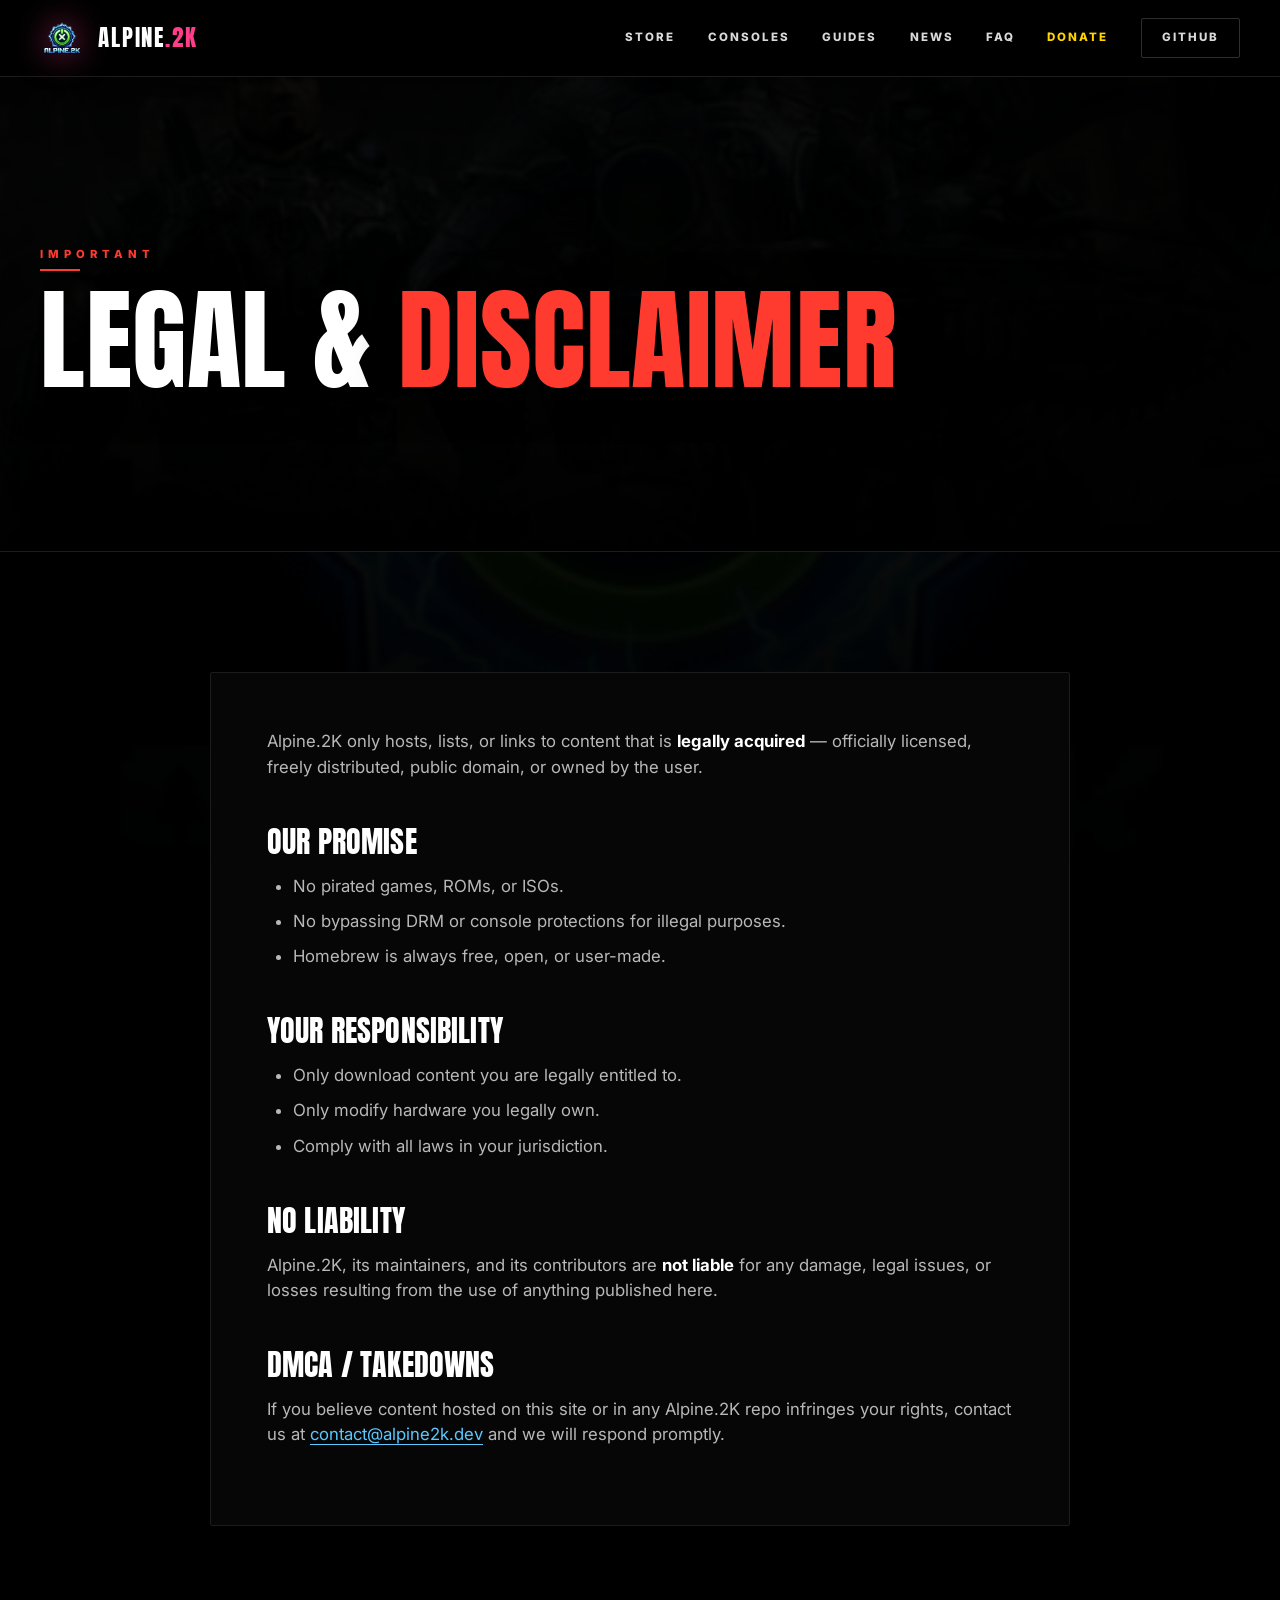
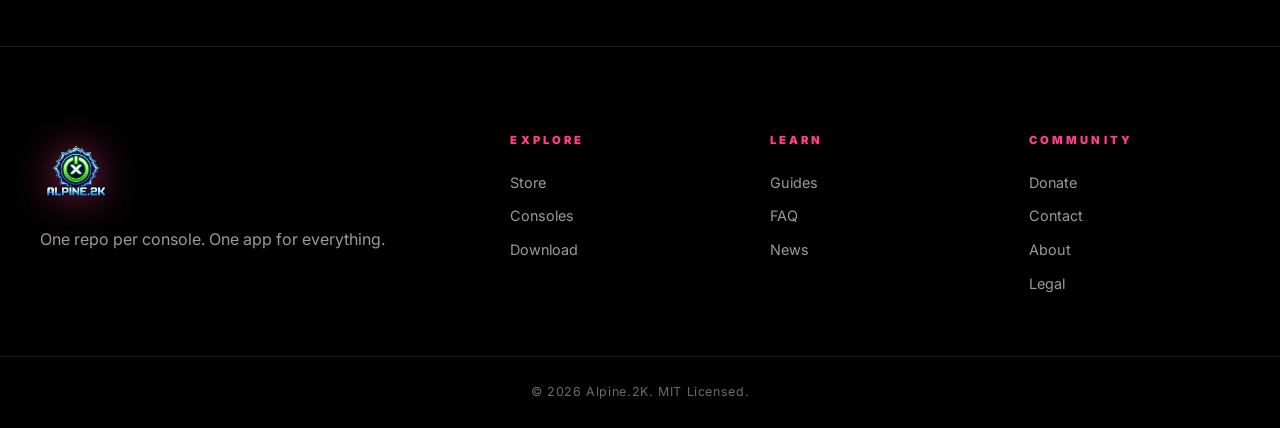
<file: legal.html>
<!DOCTYPE html>
<html lang="en">
<head>
  <meta charset="UTF-8" />
  <meta name="viewport" content="width=device-width, initial-scale=1.0" />
  <title>Legal — Alpine.2K</title>
  <link rel="icon" type="image/png" href="assets/gemini-image-2_make_me_a_logo_for_my_xbox_360_project_called_Alpine.2K_make_it_have_a_xbox_360_-0-removebg-preview.png" />
  <link rel="stylesheet" href="css/style.css" />
  <link href="https://fonts.googleapis.com/css2?family=Anton&family=Inter:wght@400;500;600;700;800;900&display=swap" rel="stylesheet" />
</head>
<body>
  <div class="bg-layer" aria-hidden="true">
    <div class="bg-gif"></div>
    <div class="bg-stack static" id="bgStack"></div>
  </div>
  <div class="bg-vignette" aria-hidden="true"></div>

  <header class="navbar solid" id="navbar">
    <div class="container nav-inner">
      <a href="index.html" class="brand">
        <img src="assets/gemini-image-2_make_me_a_logo_for_my_xbox_360_project_called_Alpine.2K_make_it_have_a_xbox_360_-0-removebg-preview.png" alt="Alpine.2K" class="brand-logo" />
        <span class="brand-text">ALPINE<span>.2K</span></span>
      </a>
      <nav class="nav-links">
        <a href="store.html">Store</a>
        <a href="consoles.html">Consoles</a>
        <a href="guides.html">Guides</a>
        <a href="news.html">News</a>
        <a href="faq.html">FAQ</a>
        <a href="donate.html" class="nav-donate">Donate</a>
        <a href="https://github.com/Alpine-2K" target="_blank" class="nav-gh">GitHub</a>
      </nav>
      <button class="menu-btn" id="menuBtn">☰</button>
    </div>
  </header>

  <div class="mobile-menu" id="mobileMenu">
    <button class="close-btn" id="closeBtn">✕</button>
    <img src="assets/gemini-image-2_make_me_a_logo_for_my_xbox_360_project_called_Alpine.2K_make_it_have_a_xbox_360_-0-removebg-preview.png" alt="Alpine.2K" class="mobile-logo" />
    <a href="store.html">Store</a>
    <a href="consoles.html">Consoles</a>
    <a href="guides.html">Guides</a>
    <a href="news.html">News</a>
    <a href="faq.html">FAQ</a>
    <a href="donate.html">Donate</a>
    <a href="about.html">About</a>
    <a href="contact.html">Contact</a>
    <a href="legal.html">Legal</a>
  </div>

  <section class="page-head page-head-lg">
    <div class="page-head-bg" style="background-image:url('assets/1054.jpg')"></div>
    <div class="page-head-overlay"></div>
    <div class="container">
      <p class="eyebrow danger">Important</p>
      <h1>Legal & <span class="danger">Disclaimer</span></h1>
    </div>
  </section>

  <section class="section">
    <div class="container prose">
      <p>Alpine.2K only hosts, lists, or links to content that is <strong>legally acquired</strong> — officially licensed, freely distributed, public domain, or owned by the user.</p>

      <h2>Our promise</h2>
      <ul>
        <li>No pirated games, ROMs, or ISOs.</li>
        <li>No bypassing DRM or console protections for illegal purposes.</li>
        <li>Homebrew is always free, open, or user-made.</li>
      </ul>

      <h2>Your responsibility</h2>
      <ul>
        <li>Only download content you are legally entitled to.</li>
        <li>Only modify hardware you legally own.</li>
        <li>Comply with all laws in your jurisdiction.</li>
      </ul>

      <h2>No liability</h2>
      <p>Alpine.2K, its maintainers, and its contributors are <strong>not liable</strong> for any damage, legal issues, or losses resulting from the use of anything published here.</p>

      <h2>DMCA / Takedowns</h2>
      <p>If you believe content hosted on this site or in any Alpine.2K repo infringes your rights, contact us at <a href="mailto:contact@alpine2k.dev">contact@alpine2k.dev</a> and we will respond promptly.</p>
    </div>
  </section>

  <footer class="footer">
    <div class="container footer-grid">
      <div>
        <img src="assets/gemini-image-2_make_me_a_logo_for_my_xbox_360_project_called_Alpine.2K_make_it_have_a_xbox_360_-0-removebg-preview.png" alt="Alpine.2K" class="footer-logo" />
        <p class="muted">One repo per console. One app for everything.</p>
      </div>
      <div>
        <h4>Explore</h4>
        <a href="store.html">Store</a>
        <a href="consoles.html">Consoles</a>
        <a href="download.html">Download</a>
      </div>
      <div>
        <h4>Learn</h4>
        <a href="guides.html">Guides</a>
        <a href="faq.html">FAQ</a>
        <a href="news.html">News</a>
      </div>
      <div>
        <h4>Community</h4>
        <a href="donate.html">Donate</a>
        <a href="contact.html">Contact</a>
        <a href="about.html">About</a>
        <a href="legal.html">Legal</a>
      </div>
    </div>
    <div class="footer-bottom">
      <div class="container">© <span id="year"></span> Alpine.2K. MIT Licensed.</div>
    </div>
  </footer>

  <script src="js/data.js"></script>
  <script src="js/github.js"></script>
  <script src="js/render.js"></script>
  <script src="js/main.js"></script>
</body>
</html>
</file>
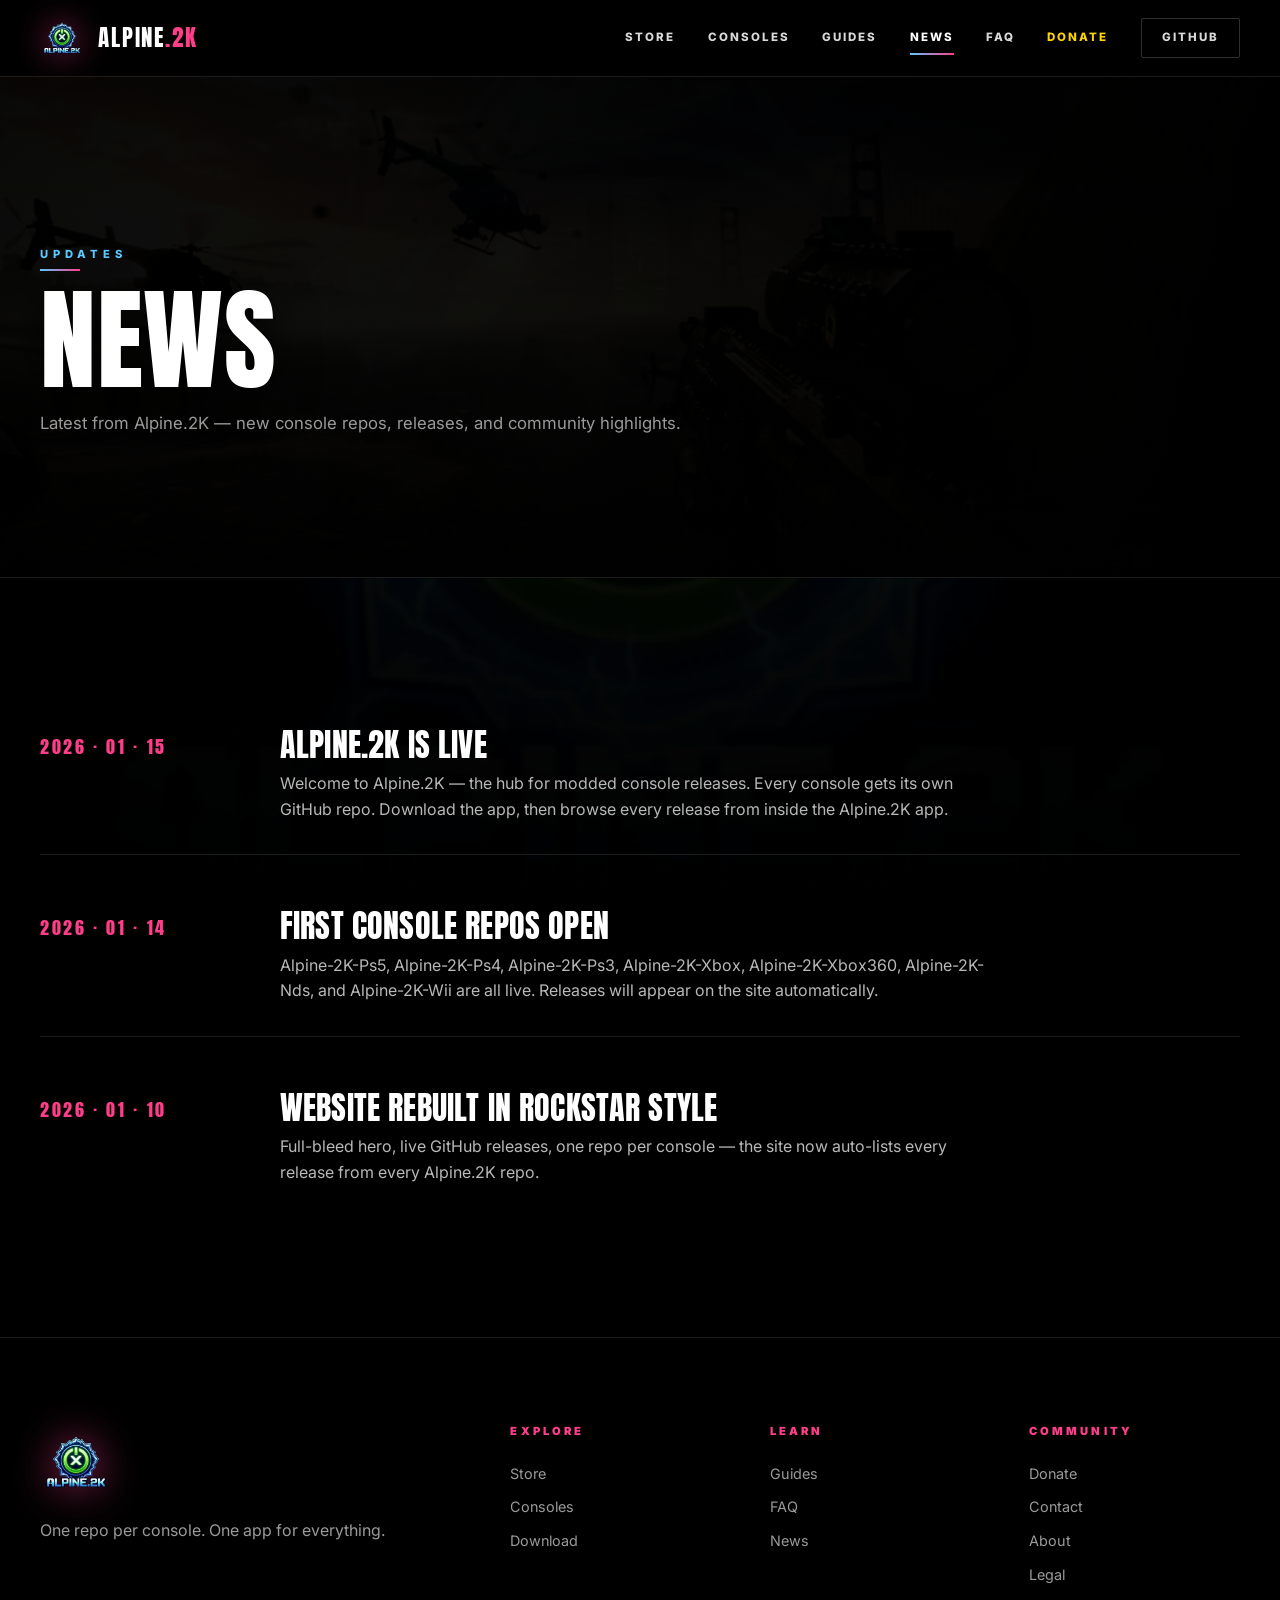
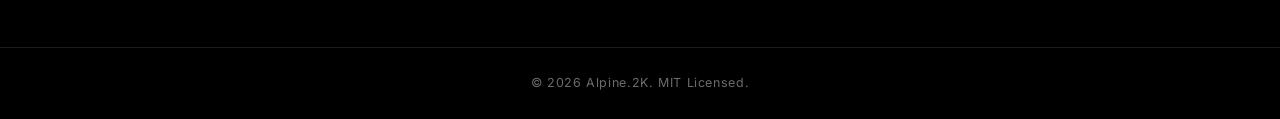
<file: news.html>
<!DOCTYPE html>
<html lang="en">
<head>
  <meta charset="UTF-8" />
  <meta name="viewport" content="width=device-width, initial-scale=1.0" />
  <title>News — Alpine.2K</title>
  <link rel="icon" type="image/png" href="assets/gemini-image-2_make_me_a_logo_for_my_xbox_360_project_called_Alpine.2K_make_it_have_a_xbox_360_-0-removebg-preview.png" />
  <link rel="stylesheet" href="css/style.css" />
  <link href="https://fonts.googleapis.com/css2?family=Anton&family=Inter:wght@400;500;600;700;800;900&display=swap" rel="stylesheet" />
</head>
<body>
  <div class="bg-layer" aria-hidden="true">
    <div class="bg-gif"></div>
    <div class="bg-stack static" id="bgStack"></div>
  </div>
  <div class="bg-vignette" aria-hidden="true"></div>

  <header class="navbar solid" id="navbar">
    <div class="container nav-inner">
      <a href="index.html" class="brand">
        <img src="assets/gemini-image-2_make_me_a_logo_for_my_xbox_360_project_called_Alpine.2K_make_it_have_a_xbox_360_-0-removebg-preview.png" alt="Alpine.2K" class="brand-logo" />
        <span class="brand-text">ALPINE<span>.2K</span></span>
      </a>
      <nav class="nav-links">
        <a href="store.html">Store</a>
        <a href="consoles.html">Consoles</a>
        <a href="guides.html">Guides</a>
        <a href="news.html" class="active">News</a>
        <a href="faq.html">FAQ</a>
        <a href="donate.html" class="nav-donate">Donate</a>
        <a href="https://github.com/Alpine-2K" target="_blank" class="nav-gh">GitHub</a>
      </nav>
      <button class="menu-btn" id="menuBtn">☰</button>
    </div>
  </header>

  <div class="mobile-menu" id="mobileMenu">
    <button class="close-btn" id="closeBtn">✕</button>
    <img src="assets/gemini-image-2_make_me_a_logo_for_my_xbox_360_project_called_Alpine.2K_make_it_have_a_xbox_360_-0-removebg-preview.png" alt="Alpine.2K" class="mobile-logo" />
    <a href="store.html">Store</a>
    <a href="consoles.html">Consoles</a>
    <a href="guides.html">Guides</a>
    <a href="news.html">News</a>
    <a href="faq.html">FAQ</a>
    <a href="donate.html">Donate</a>
    <a href="about.html">About</a>
    <a href="contact.html">Contact</a>
    <a href="legal.html">Legal</a>
  </div>

  <section class="page-head page-head-lg">
    <div class="page-head-bg" style="background-image:url('assets/homefront-xbox-360-17_orig.png')"></div>
    <div class="page-head-overlay"></div>
    <div class="container">
      <p class="eyebrow">Updates</p>
      <h1>News</h1>
      <p class="muted">Latest from Alpine.2K — new console repos, releases, and community highlights.</p>
    </div>
  </section>

  <section class="section">
    <div class="container">
      <div class="news-list">

        <article class="news-item">
          <div class="news-date">2026 · 01 · 15</div>
          <div class="news-content">
            <h3>Alpine.2K is live</h3>
            <p>Welcome to Alpine.2K — the hub for modded console releases. Every console gets its own GitHub repo. Download the app, then browse every release from inside the Alpine.2K app.</p>
          </div>
        </article>

        <article class="news-item">
          <div class="news-date">2026 · 01 · 14</div>
          <div class="news-content">
            <h3>First console repos open</h3>
            <p>Alpine-2K-Ps5, Alpine-2K-Ps4, Alpine-2K-Ps3, Alpine-2K-Xbox, Alpine-2K-Xbox360, Alpine-2K-Nds, and Alpine-2K-Wii are all live. Releases will appear on the site automatically.</p>
          </div>
        </article>

        <article class="news-item">
          <div class="news-date">2026 · 01 · 10</div>
          <div class="news-content">
            <h3>Website rebuilt in Rockstar style</h3>
            <p>Full-bleed hero, live GitHub releases, one repo per console — the site now auto-lists every release from every Alpine.2K repo.</p>
          </div>
        </article>

      </div>
    </div>
  </section>

  <footer class="footer">
    <div class="container footer-grid">
      <div>
        <img src="assets/gemini-image-2_make_me_a_logo_for_my_xbox_360_project_called_Alpine.2K_make_it_have_a_xbox_360_-0-removebg-preview.png" alt="Alpine.2K" class="footer-logo" />
        <p class="muted">One repo per console. One app for everything.</p>
      </div>
      <div>
        <h4>Explore</h4>
        <a href="store.html">Store</a>
        <a href="consoles.html">Consoles</a>
        <a href="download.html">Download</a>
      </div>
      <div>
        <h4>Learn</h4>
        <a href="guides.html">Guides</a>
        <a href="faq.html">FAQ</a>
        <a href="news.html">News</a>
      </div>
      <div>
        <h4>Community</h4>
        <a href="donate.html">Donate</a>
        <a href="contact.html">Contact</a>
        <a href="about.html">About</a>
        <a href="legal.html">Legal</a>
      </div>
    </div>
    <div class="footer-bottom">
      <div class="container">© <span id="year"></span> Alpine.2K. MIT Licensed.</div>
    </div>
  </footer>

  <script src="js/data.js"></script>
  <script src="js/github.js"></script>
  <script src="js/render.js"></script>
  <script src="js/main.js"></script>
</body>
</html>
</file>
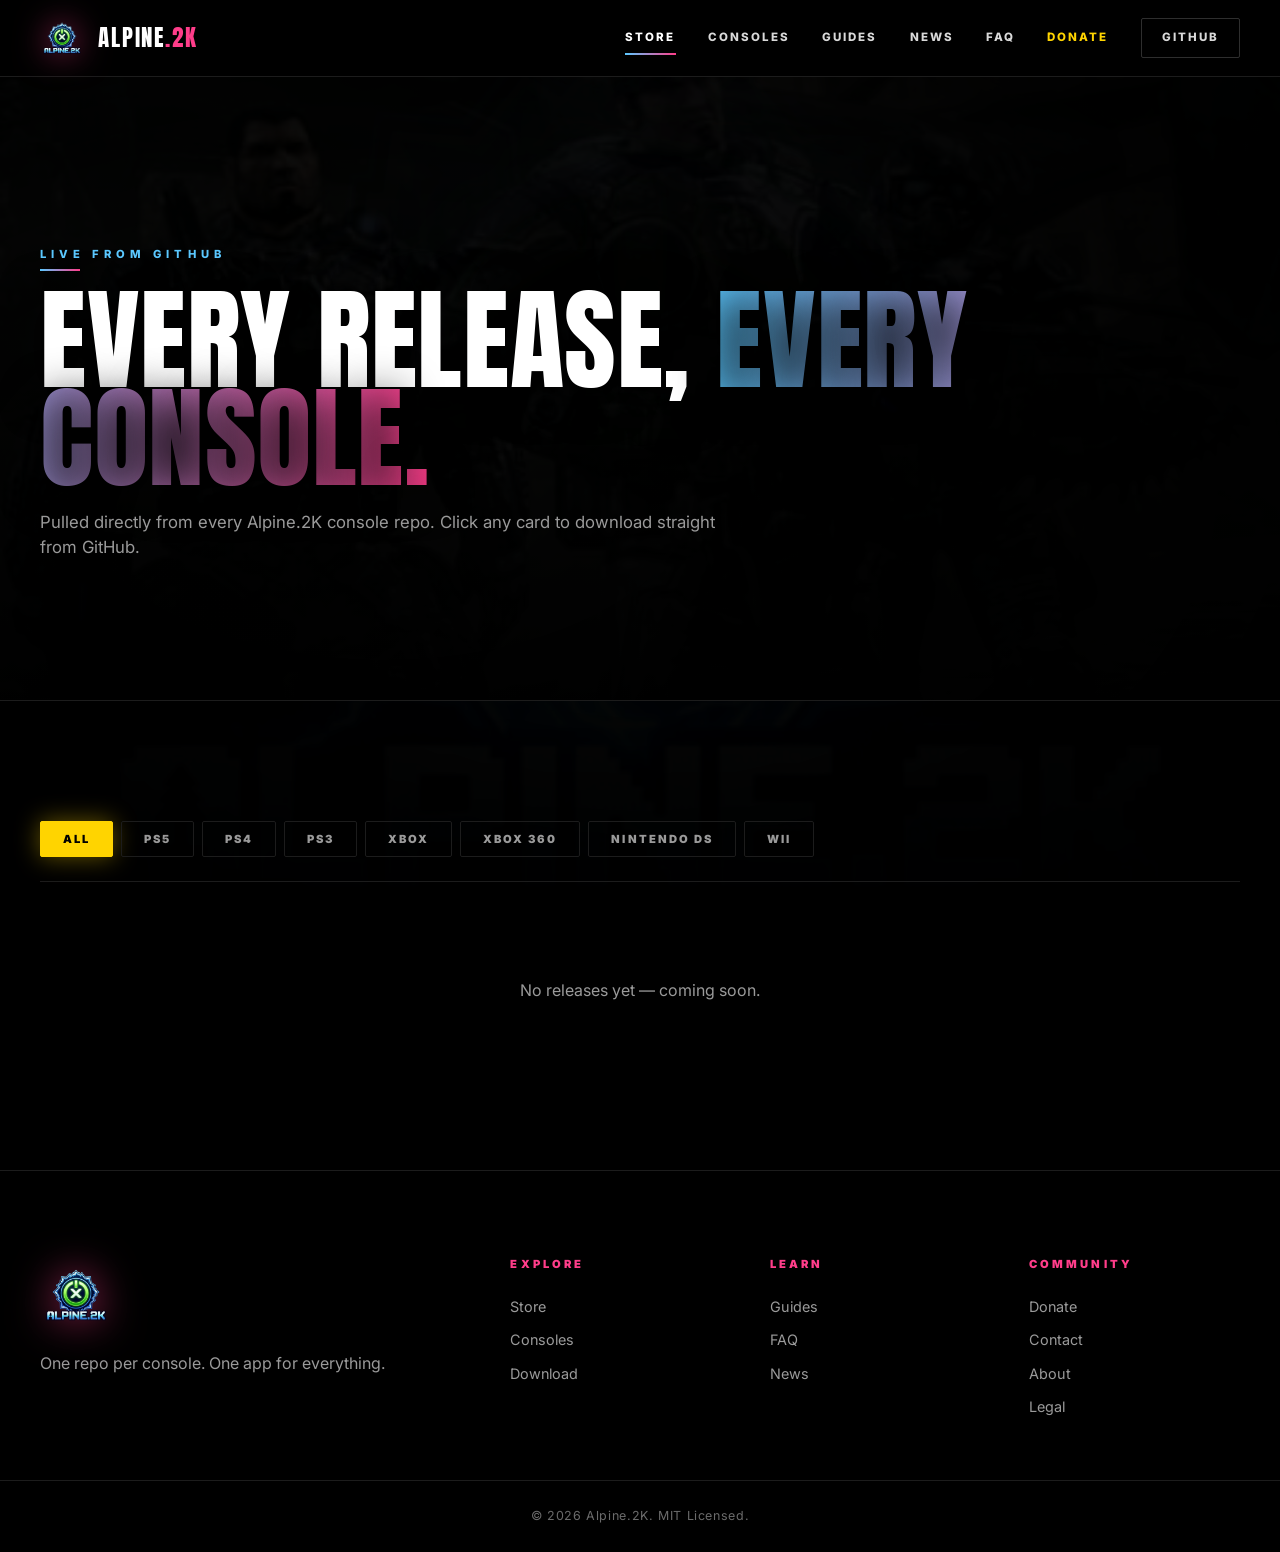
<file: store.html>
<!DOCTYPE html>
<html lang="en">
<head>
  <meta charset="UTF-8" />
  <meta name="viewport" content="width=device-width, initial-scale=1.0" />
  <title>Store — Alpine.2K</title>
  <link rel="icon" type="image/png" href="assets/gemini-image-2_make_me_a_logo_for_my_xbox_360_project_called_Alpine.2K_make_it_have_a_xbox_360_-0-removebg-preview.png" />
  <link rel="stylesheet" href="css/style.css" />
  <link href="https://fonts.googleapis.com/css2?family=Anton&family=Inter:wght@400;500;600;700;800;900&display=swap" rel="stylesheet" />
</head>
<body>
  <div class="bg-layer" aria-hidden="true">
    <div class="bg-gif"></div>
    <div class="bg-stack static" id="bgStack"></div>
  </div>
  <div class="bg-vignette" aria-hidden="true"></div>

  <header class="navbar solid" id="navbar">
    <div class="container nav-inner">
      <a href="index.html" class="brand">
        <img src="assets/gemini-image-2_make_me_a_logo_for_my_xbox_360_project_called_Alpine.2K_make_it_have_a_xbox_360_-0-removebg-preview.png" alt="Alpine.2K" class="brand-logo" />
        <span class="brand-text">ALPINE<span>.2K</span></span>
      </a>
      <nav class="nav-links">
        <a href="store.html" class="active">Store</a>
        <a href="consoles.html">Consoles</a>
        <a href="guides.html">Guides</a>
        <a href="news.html">News</a>
        <a href="faq.html">FAQ</a>
        <a href="donate.html" class="nav-donate">Donate</a>
        <a href="https://github.com/Alpine-2K" target="_blank" class="nav-gh">GitHub</a>
      </nav>
      <button class="menu-btn" id="menuBtn">☰</button>
    </div>
  </header>

  <div class="mobile-menu" id="mobileMenu">
    <button class="close-btn" id="closeBtn">✕</button>
    <img src="assets/gemini-image-2_make_me_a_logo_for_my_xbox_360_project_called_Alpine.2K_make_it_have_a_xbox_360_-0-removebg-preview.png" alt="Alpine.2K" class="mobile-logo" />
    <a href="store.html">Store</a>
    <a href="consoles.html">Consoles</a>
    <a href="guides.html">Guides</a>
    <a href="news.html">News</a>
    <a href="faq.html">FAQ</a>
    <a href="donate.html">Donate</a>
    <a href="about.html">About</a>
    <a href="contact.html">Contact</a>
    <a href="legal.html">Legal</a>
  </div>

  <section class="page-head page-head-lg">
    <div class="page-head-bg" style="background-image:url('assets/1054.jpg')"></div>
    <div class="page-head-overlay"></div>
    <div class="container">
      <p class="eyebrow">Live from GitHub</p>
      <h1>Every release, <span class="gradient-text">every console.</span></h1>
      <p class="muted">Pulled directly from every Alpine.2K console repo. Click any card to download straight from GitHub.</p>
    </div>
  </section>

  <section class="section">
    <div class="container">
      <div class="filters">
        <button class="filter active" data-filter="all">All</button>
        <button class="filter" data-filter="ps5">PS5</button>
        <button class="filter" data-filter="ps4">PS4</button>
        <button class="filter" data-filter="ps3">PS3</button>
        <button class="filter" data-filter="xbox">Xbox</button>
        <button class="filter" data-filter="xbox360">Xbox 360</button>
        <button class="filter" data-filter="nds">Nintendo DS</button>
        <button class="filter" data-filter="wii">Wii</button>
      </div>
      <div class="grid-4" id="storeGrid"></div>
    </div>
  </section>

  <footer class="footer">
    <div class="container footer-grid">
      <div>
        <img src="assets/gemini-image-2_make_me_a_logo_for_my_xbox_360_project_called_Alpine.2K_make_it_have_a_xbox_360_-0-removebg-preview.png" alt="Alpine.2K" class="footer-logo" />
        <p class="muted">One repo per console. One app for everything.</p>
      </div>
      <div>
        <h4>Explore</h4>
        <a href="store.html">Store</a>
        <a href="consoles.html">Consoles</a>
        <a href="download.html">Download</a>
      </div>
      <div>
        <h4>Learn</h4>
        <a href="guides.html">Guides</a>
        <a href="faq.html">FAQ</a>
        <a href="news.html">News</a>
      </div>
      <div>
        <h4>Community</h4>
        <a href="donate.html">Donate</a>
        <a href="contact.html">Contact</a>
        <a href="about.html">About</a>
        <a href="legal.html">Legal</a>
      </div>
    </div>
    <div class="footer-bottom">
      <div class="container">© <span id="year"></span> Alpine.2K. MIT Licensed.</div>
    </div>
  </footer>

  <script src="js/data.js"></script>
  <script src="js/github.js"></script>
  <script src="js/render.js"></script>
  <script src="js/store.js"></script>
  <script src="js/main.js"></script>
</body>
</html>
</file>
<file: css/style.css>
/* ============================================================
   ALPINE.2K — Rockstar-style
   Black canvas · Blue + Pink accents · Yellow CTAs
   ============================================================ */

:root {
  --bg: #000;
  --surface: #0a0a0a;
  --card: #0e0e0e;
  --border: #1c1c1c;
  --text: #ffffff;
  --muted: #9a9a9a;
  --muted-2: #6b6b6b;
  --accent: #5BC8FF;
  --accent-glow: rgba(91, 200, 255, 0.45);
  --pink: #FF3D8A;
  --pink-glow: rgba(255, 61, 138, 0.55);
  --btn: #FFD400;
  --btn-hover: #FFE24D;
  --danger: #FF3B30;
  --radius: 0;
  --radius-sm: 2px;
  --max: 1440px;
  --gutter: 40px;
}

* { margin: 0; padding: 0; box-sizing: border-box; }
html { scroll-behavior: smooth; background: #000; }

body {
  font-family: 'Inter', system-ui, -apple-system, sans-serif;
  background: #000;
  color: var(--text);
  line-height: 1.5;
  -webkit-font-smoothing: antialiased;
  min-height: 100vh;
  overflow-x: hidden;
  position: relative;
  font-size: 16px;
}

/* BACKGROUND */
.bg-layer { position: fixed; inset: 0; z-index: 0; pointer-events: none; overflow: hidden; background: #000; }
.bg-gif {
  position: absolute; inset: 0;
  background-image: url('../assets/d13b6895-d53b-4b17-a660-808b03d1cf97.gif');
  background-size: cover; background-position: center; opacity: 0.55;
}
.bg-stack { position: absolute; inset: 0; }
.bg-slide {
  position: absolute; inset: 0;
  background-size: cover; background-position: center;
  opacity: 0; transition: opacity 1.8s cubic-bezier(.4,0,.2,1);
  transform: scale(1.08);
}
.bg-slide.active { opacity: 0.75; animation: kenburns 20s ease-in-out infinite alternate; }
.bg-stack.static .bg-slide.active { opacity: 0.35; animation: none; transform: scale(1); }
@keyframes kenburns {
  0%   { transform: scale(1.06) translate(0, 0); }
  100% { transform: scale(1.22) translate(-2.5%, -2.5%); }
}
.bg-vignette {
  position: fixed; inset: 0; z-index: 1; pointer-events: none;
  background:
    radial-gradient(ellipse at 50% 30%, rgba(0,0,0,0.15) 0%, rgba(0,0,0,0.85) 65%, rgba(0,0,0,0.98) 100%),
    linear-gradient(180deg, rgba(0,0,0,0.55) 0%, rgba(0,0,0,0.95) 100%);
}

.navbar, .hero, .stats, .section, .cta, .footer, .page-head,
.feature-band, .split-panel, .scroll-row { position: relative; z-index: 2; }

/* TYPOGRAPHY */
h1, h2, h3, h4, h5 {
  font-family: 'Anton', Impact, sans-serif;
  letter-spacing: 0.005em;
  line-height: 0.92;
  text-transform: uppercase;
  font-weight: 400;
  color: var(--text);
}
a { color: inherit; text-decoration: none; }
img { max-width: 100%; display: block; }

.container { max-width: var(--max); margin: 0 auto; padding: 0 var(--gutter); }
@media (max-width: 720px) { .container { padding: 0 20px; } }

.accent { color: var(--accent); }
.pink   { color: var(--pink); }
.danger { color: var(--danger); }
.muted  { color: var(--muted); }
.small  { font-size: 0.85rem; letter-spacing: 0.02em; }

.gradient-text {
  background: linear-gradient(92deg, var(--accent) 0%, var(--pink) 100%);
  -webkit-background-clip: text;
  background-clip: text;
  -webkit-text-fill-color: transparent;
}

.eyebrow {
  display: inline-block;
  font-family: 'Inter', sans-serif;
  font-size: 0.7rem;
  font-weight: 800;
  text-transform: uppercase;
  letter-spacing: 0.45em;
  color: var(--accent);
  margin-bottom: 20px;
  padding-bottom: 8px;
  position: relative;
}
.eyebrow::after {
  content: '';
  position: absolute; left: 0; bottom: 0;
  width: 40px; height: 2px;
  background: linear-gradient(90deg, var(--accent), var(--pink));
}
.eyebrow.danger { color: var(--danger); }
.eyebrow.danger::after { background: var(--danger); }

/* NAVBAR */
.navbar {
  position: fixed; top: 0; left: 0; right: 0;
  z-index: 100;
  transition: background 0.35s, backdrop-filter 0.35s, border-color 0.35s;
  background: linear-gradient(180deg, rgba(0,0,0,0.85) 0%, rgba(0,0,0,0) 100%);
  border-bottom: 1px solid transparent;
}
.navbar.solid, .navbar.scrolled {
  background: rgba(0, 0, 0, 0.95);
  backdrop-filter: blur(20px) saturate(140%);
  border-bottom: 1px solid var(--border);
}
.nav-inner { display: flex; align-items: center; justify-content: space-between; height: 76px; }
.brand { display: flex; align-items: center; gap: 14px; }
.brand-logo {
  width: 44px; height: 44px; object-fit: contain;
  filter: drop-shadow(0 0 16px var(--pink-glow));
  transition: transform 0.35s ease;
}
.brand:hover .brand-logo { transform: scale(1.08); }
.brand-text { font-family: 'Anton', Impact, sans-serif; font-size: 1.45rem; letter-spacing: 0.08em; }
.brand-text span { color: var(--pink); }

.nav-links { display: flex; align-items: center; gap: 32px; }
.nav-links a {
  position: relative;
  font-family: 'Inter', sans-serif;
  font-size: 0.72rem;
  font-weight: 800;
  text-transform: uppercase;
  letter-spacing: 0.18em;
  color: rgba(255,255,255,0.85);
  padding: 8px 0;
  transition: color 0.2s ease;
}
.nav-links a::after {
  content: '';
  position: absolute; left: 0; bottom: 0;
  width: 0; height: 2px;
  background: linear-gradient(90deg, var(--accent), var(--pink));
  transition: width 0.28s ease;
}
.nav-links a:hover, .nav-links a.active { color: #fff; }
.nav-links a:hover::after, .nav-links a.active::after { width: 100%; }

.nav-donate {
  color: var(--btn) !important;
  font-weight: 900;
}
.nav-donate::after { background: var(--btn) !important; }
.nav-donate:hover { color: var(--btn-hover) !important; }

.nav-gh {
  border: 1px solid rgba(255,255,255,0.18);
  padding: 10px 20px !important;
  border-radius: var(--radius-sm);
  font-weight: 900;
}
.nav-gh::after { display: none; }
.nav-gh:hover {
  background: var(--pink);
  border-color: var(--pink);
  color: #000 !important;
  box-shadow: 0 0 24px var(--pink-glow);
}

.menu-btn {
  display: none;
  background: none; border: none; color: var(--text);
  font-size: 1.6rem; cursor: pointer; padding: 8px;
}

/* MOBILE MENU */
.mobile-menu {
  position: fixed; inset: 0;
  background: #000;
  z-index: 200;
  display: none; flex-direction: column;
  padding: 24px;
  overflow-y: auto;
}
.mobile-menu.open { display: flex; }
.mobile-menu .close-btn {
  align-self: flex-end;
  background: none; border: none;
  color: var(--text);
  font-size: 1.8rem; cursor: pointer;
  margin-bottom: 24px;
}
.mobile-logo {
  width: 90px; height: 90px; object-fit: contain;
  margin-bottom: 28px; align-self: center;
  filter: drop-shadow(0 0 28px var(--pink-glow));
}
.mobile-menu a {
  font-family: 'Anton', Impact, sans-serif;
  font-size: 2.2rem;
  text-transform: uppercase;
  padding: 12px 0;
  color: var(--text);
  transition: color 0.2s, padding-left 0.25s;
}
.mobile-menu a:hover { color: var(--pink); padding-left: 12px; }

/* BUTTONS */
.btn {
  display: inline-flex; align-items: center; justify-content: center;
  gap: 10px;
  padding: 16px 32px;
  border-radius: var(--radius-sm);
  font-family: 'Inter', sans-serif;
  font-size: 0.78rem;
  font-weight: 900;
  text-transform: uppercase;
  letter-spacing: 0.18em;
  transition: all 0.22s ease;
  cursor: pointer;
  border: none;
  white-space: nowrap;
}
.btn-primary { background: var(--btn); color: #000; }
.btn-primary:hover {
  background: var(--btn-hover);
  box-shadow: 0 0 40px rgba(255, 212, 0, 0.55);
  transform: translateY(-2px);
}
.btn-ghost {
  background: transparent;
  border: 1px solid rgba(255,255,255,0.35);
  color: var(--text);
  backdrop-filter: blur(6px);
}
.btn-ghost:hover {
  background: rgba(255,255,255,0.06);
  border-color: var(--pink);
  color: var(--pink);
}
.btn-sm { padding: 10px 18px; font-size: 0.68rem; letter-spacing: 0.15em; }

/* HERO */
.hero {
  position: relative;
  min-height: 100vh;
  display: flex; align-items: flex-end;
  padding: 200px 0 120px;
  overflow: hidden;
}
.hero-slide-label {
  position: absolute; top: 130px; left: var(--gutter);
  font-family: 'Inter', sans-serif;
  font-size: 0.7rem; font-weight: 900;
  letter-spacing: 0.5em; text-transform: uppercase;
  color: var(--pink); opacity: 0.9;
  transition: opacity 0.5s;
}
.hero-content {
  position: relative; z-index: 3;
  text-align: left; max-width: 900px;
  padding-bottom: 40px;
}
.hero-logo {
  width: 130px; height: 130px; object-fit: contain;
  margin-bottom: 32px;
  filter: drop-shadow(0 0 32px var(--accent-glow)) drop-shadow(0 0 70px var(--pink-glow));
  animation: float 5s ease-in-out infinite;
}
@keyframes float { 0%,100% { transform: translateY(0); } 50% { transform: translateY(-14px); } }
.hero-title {
  font-size: clamp(3.5rem, 12vw, 10rem);
  line-height: 0.82;
  letter-spacing: -0.005em;
  text-shadow: 0 12px 60px rgba(0,0,0,0.95);
  margin-bottom: 26px;
}
.hero-sub {
  max-width: 660px;
  font-size: 1.15rem;
  color: #dcdcdc;
  text-shadow: 0 4px 24px rgba(0,0,0,0.95);
  margin-bottom: 44px;
}
.hero-cta { display: flex; flex-wrap: wrap; gap: 14px; align-items: center; }
.scroll-hint {
  position: absolute; bottom: 40px; right: var(--gutter);
  font-size: 0.68rem; letter-spacing: 0.45em;
  text-transform: uppercase; color: var(--muted);
  writing-mode: vertical-rl; transform: rotate(180deg);
}
.slide-dots {
  position: absolute; bottom: 40px; left: var(--gutter);
  display: flex; gap: 8px; z-index: 3;
}
.slide-dots .dot {
  width: 44px; height: 3px; border-radius: 0;
  background: rgba(255,255,255,0.25);
  border: none; cursor: pointer; padding: 0;
  transition: all 0.3s;
}
.slide-dots .dot:hover { background: rgba(255,255,255,0.55); }
.slide-dots .dot.active {
  background: linear-gradient(90deg, var(--accent), var(--pink));
  box-shadow: 0 0 14px var(--pink-glow);
}

/* FEATURE BAND */
.feature-band {
  position: relative; min-height: 620px;
  display: flex; align-items: flex-end;
  overflow: hidden;
  border-top: 1px solid var(--border);
  border-bottom: 1px solid var(--border);
}
.feature-band-bg {
  position: absolute; inset: 0;
  background-size: cover; background-position: center;
  animation: kenburns 24s ease-in-out infinite alternate;
}
.feature-band-overlay {
  position: absolute; inset: 0;
  background:
    linear-gradient(90deg, rgba(0,0,0,0.92) 0%, rgba(0,0,0,0.6) 45%, rgba(0,0,0,0.15) 100%),
    linear-gradient(180deg, rgba(0,0,0,0.35) 0%, rgba(0,0,0,0.9) 100%);
}
.feature-band-content { position: relative; z-index: 2; max-width: 720px; padding: 80px 0 90px; }
.feature-band-title { font-size: clamp(2.8rem, 8vw, 6.5rem); margin: 0 0 22px; }
.feature-band-sub {
  color: #dcdcdc; font-size: 1.1rem; margin-bottom: 34px;
  max-width: 560px;
  text-shadow: 0 2px 16px rgba(0,0,0,0.9);
}

/* SPLIT PANEL */
.split-panel {
  display: grid;
  grid-template-columns: 1fr 1fr;
  min-height: 560px;
  border-bottom: 1px solid var(--border);
  border-top: 1px solid var(--border);
}
.split-panel.reverse { direction: rtl; }
.split-panel.reverse > * { direction: ltr; }
.split-panel-media {
  position: relative;
  background-size: cover; background-position: center;
  animation: kenburns 24s ease-in-out infinite alternate;
}
.split-panel-media-overlay {
  position: absolute; inset: 0;
  background:
    linear-gradient(180deg, rgba(0,0,0,0.05) 0%, rgba(0,0,0,0.7) 100%),
    linear-gradient(90deg, rgba(0,0,0,0.35) 0%, rgba(0,0,0,0) 50%);
}
.split-panel.reverse .split-panel-media-overlay {
  background:
    linear-gradient(180deg, rgba(0,0,0,0.05) 0%, rgba(0,0,0,0.7) 100%),
    linear-gradient(270deg, rgba(0,0,0,0.35) 0%, rgba(0,0,0,0) 50%);
}
.split-panel-body {
  display: flex; flex-direction: column; justify-content: center;
  padding: 100px 80px;
  background: #050505;
}
.split-panel-body h2 { font-size: clamp(2.2rem, 4.5vw, 3.8rem); margin: 10px 0 22px; }
.split-panel-body p { font-size: 1.05rem; margin-bottom: 34px; max-width: 500px; color: #c8c8c8; }
.split-panel-body code {
  font-family: 'JetBrains Mono', ui-monospace, monospace;
  background: rgba(91, 200, 255, 0.12);
  color: var(--accent);
  padding: 3px 10px; border-radius: 2px; font-size: 0.88em;
}
.split-panel-body .btn { align-self: flex-start; }

/* STATS */
.stats {
  border-top: 1px solid var(--border);
  border-bottom: 1px solid var(--border);
  background: #000;
}
.stats-grid { display: grid; grid-template-columns: repeat(4, 1fr); gap: 0; padding: 0; text-align: left; }
.stats-grid > div {
  padding: 52px 40px;
  border-right: 1px solid var(--border);
  transition: background 0.3s;
}
.stats-grid > div:last-child { border-right: none; }
.stats-grid > div:hover { background: rgba(255,61,138,0.05); }
.stat-val {
  font-family: 'Anton', Impact, sans-serif;
  font-size: 3.6rem; line-height: 1;
  background: linear-gradient(135deg, var(--accent), var(--pink));
  -webkit-background-clip: text; background-clip: text;
  -webkit-text-fill-color: transparent;
  margin-bottom: 12px;
}
.stat-lbl {
  font-family: 'Inter', sans-serif;
  font-size: 0.68rem; font-weight: 800;
  text-transform: uppercase;
  letter-spacing: 0.3em;
  color: var(--muted);
}

/* SECTIONS */
.section { padding: 120px 0; }
.section-alt {
  background: #030303;
  border-top: 1px solid var(--border);
  border-bottom: 1px solid var(--border);
}
.section-head { text-align: left; margin-bottom: 56px; }
.section-head h2 { font-size: clamp(2.4rem, 5.5vw, 4.2rem); max-width: 900px; margin-top: 6px; }
.section-head-left {
  display: flex; justify-content: space-between;
  align-items: flex-end; gap: 40px;
  margin-bottom: 40px;
}
.section-head-left h2 { font-size: clamp(2.2rem, 5vw, 3.8rem); margin-top: 6px; }
.section-link {
  font-family: 'Inter', sans-serif;
  font-size: 0.72rem; font-weight: 900;
  letter-spacing: 0.22em;
  text-transform: uppercase;
  color: var(--pink);
  white-space: nowrap;
  padding-bottom: 6px;
  border-bottom: 1px solid transparent;
  transition: border-color 0.2s, color 0.2s;
}
.section-link:hover { color: var(--accent); border-color: var(--accent); }
.section-cta { text-align: left; margin-top: 56px; }

/* PAGE HEAD */
.page-head {
  padding: 220px 0 120px;
  text-align: left;
  position: relative;
  overflow: hidden;
  border-bottom: 1px solid var(--border);
}
.page-head-bg {
  position: absolute; inset: 0;
  background-size: cover; background-position: center;
  animation: kenburns 26s ease-in-out infinite alternate;
  opacity: 0.5;
}
.page-head-overlay {
  position: absolute; inset: 0;
  background:
    radial-gradient(ellipse at 30% 70%, rgba(0,0,0,0.3) 0%, rgba(0,0,0,0.95) 80%),
    linear-gradient(180deg, rgba(0,0,0,0.6) 0%, rgba(0,0,0,0.98) 100%);
}
.page-head > .container { position: relative; z-index: 2; }
.page-head h1 {
  font-size: clamp(3rem, 10vw, 7rem);
  line-height: 0.88;
  margin: 0 0 22px;
  text-shadow: 0 8px 44px rgba(0,0,0,0.95);
}
.page-head .muted { max-width: 700px; font-size: 1.05rem; margin: 0; }
.page-logo {
  width: 120px; height: 120px; object-fit: contain;
  margin: 0 0 24px;
  filter: drop-shadow(0 0 30px var(--pink-glow));
}
.page-head-lg { padding: 240px 0 140px; }

/* CARDS */
.card {
  background: var(--card);
  border: 1px solid var(--border);
  border-radius: var(--radius-sm);
  padding: 32px;
  transition: all 0.3s ease;
}
.card:hover {
  border-color: var(--pink);
  box-shadow: 0 0 48px var(--pink-glow), inset 0 0 0 1px var(--pink);
  transform: translateY(-4px);
}
.card h3 { font-size: 1.3rem; margin-bottom: 14px; }
.card .muted { color: #b0b0b0; }

/* CONSOLE CARD */
.console-card {
  background: var(--card);
  border: 1px solid var(--border);
  border-radius: var(--radius-sm);
  overflow: hidden;
  transition: all 0.4s cubic-bezier(.4,0,.2,1);
  cursor: pointer;
  display: flex; flex-direction: column;
  color: inherit;
  position: relative;
}
.console-card::after {
  content: '';
  position: absolute; top: 0; left: 0; right: 0; height: 2px;
  background: linear-gradient(90deg, var(--accent), var(--pink));
  transform: scaleX(0); transform-origin: left;
  transition: transform 0.4s ease;
}
.console-card:hover::after { transform: scaleX(1); }
.console-card:hover {
  border-color: var(--pink);
  box-shadow: 0 0 60px var(--pink-glow);
  transform: translateY(-6px);
}
.console-thumb {
  position: relative;
  aspect-ratio: 4 / 3;
  background: #060606;
  display: flex; align-items: center; justify-content: center;
  padding: 28px; overflow: hidden;
}
.console-glow {
  position: absolute; inset: 0;
  background: radial-gradient(circle at 50% 100%, var(--accent, #5BC8FF), transparent 70%);
  opacity: 0.28;
  transition: opacity 0.4s, background 0.4s;
}
.console-card:hover .console-glow {
  opacity: 0.65;
  background: radial-gradient(circle at 50% 100%, var(--pink), transparent 70%);
}
.console-short {
  position: relative; z-index: 1;
  font-family: 'Anton', Impact, sans-serif;
  font-size: 2.6rem;
  text-align: center;
  padding: 0 14px;
  text-shadow: 0 6px 28px rgba(0,0,0,0.85);
}
.console-logo {
  position: relative; z-index: 1;
  max-width: 80%; max-height: 80%;
  width: auto; height: auto;
  object-fit: contain;
  filter: drop-shadow(0 8px 30px rgba(0,0,0,0.85));
  transition: transform 0.45s, filter 0.45s;
}
.console-card:hover .console-logo {
  transform: scale(1.12);
  filter: drop-shadow(0 10px 40px var(--pink));
}
.console-body { padding: 24px; }
.console-top {
  display: flex; align-items: center; justify-content: space-between;
  gap: 12px; margin-bottom: 14px;
}
.console-top h3 { font-size: 1.2rem; }
.console-meta {
  display: flex; justify-content: space-between;
  font-size: 0.7rem;
  letter-spacing: 0.16em;
  color: var(--muted);
  gap: 12px;
  text-transform: uppercase;
  font-weight: 700;
}

/* BADGE */
.badge {
  display: inline-flex; align-items: center;
  padding: 5px 12px;
  border-radius: var(--radius-sm);
  font-family: 'Inter', sans-serif;
  font-size: 0.6rem; font-weight: 900;
  text-transform: uppercase;
  letter-spacing: 0.18em;
  border: 1px solid;
  white-space: nowrap;
}
.badge-planned {
  color: var(--pink);
  border-color: var(--pink);
  background: rgba(255, 61, 138, 0.1);
}

/* GAME CARD */
.game-card {
  background: var(--card);
  border: 1px solid var(--border);
  border-radius: var(--radius-sm);
  overflow: hidden;
  transition: all 0.4s cubic-bezier(.4,0,.2,1);
  display: flex; flex-direction: column;
  position: relative;
}
.game-card::after {
  content: '';
  position: absolute; top: 0; left: 0; right: 0; height: 2px;
  background: linear-gradient(90deg, var(--accent), var(--pink));
  transform: scaleX(0); transform-origin: left;
  transition: transform 0.4s;
}
.game-card:hover::after { transform: scaleX(1); }
.game-card:hover {
  border-color: var(--pink);
  box-shadow: 0 0 48px var(--pink-glow);
  transform: translateY(-6px);
}
.game-thumb {
  position: relative;
  aspect-ratio: 3 / 4;
  background: #060606;
  padding: 16px; overflow: hidden;
}
.game-thumb::before {
  content: '';
  position: absolute; inset: 0;
  background: radial-gradient(circle at 50% 100%, var(--accent, #5BC8FF), transparent 70%);
  opacity: 0.25;
  transition: opacity 0.4s, background 0.4s;
}
.game-card:hover .game-thumb::before {
  opacity: 0.6;
  background: radial-gradient(circle at 50% 100%, var(--pink), transparent 70%);
}
.game-tag {
  position: relative; z-index: 1;
  display: inline-block;
  font-family: 'Anton', Impact, sans-serif;
  font-size: 0.72rem;
  letter-spacing: 0.22em;
  padding: 5px 10px;
  background: rgba(0,0,0,0.8);
  border: 1px solid var(--border);
  border-radius: var(--radius-sm);
  color: var(--accent);
  text-transform: uppercase;
}
.game-body { padding: 18px; }
.game-body h3 {
  font-size: 1.05rem; margin-bottom: 10px;
  white-space: nowrap; overflow: hidden; text-overflow: ellipsis;
}
.game-body .small { color: var(--muted-2); }
.game-meta {
  display: flex; align-items: center; justify-content: space-between;
  gap: 8px;
}
.game-price {
  font-family: 'Anton', Impact, sans-serif;
  font-size: 1.15rem;
  color: var(--btn);
}

/* RELEASE ROW */
.release-row {
  display: flex; align-items: center; justify-content: space-between;
  gap: 24px;
  padding: 24px 28px;
  background: #060606;
  border: 1px solid var(--border);
  border-bottom: none;
  transition: all 0.25s;
  position: relative;
}
.release-row:last-child { border-bottom: 1px solid var(--border); }
.release-row::before {
  content: '';
  position: absolute; left: 0; top: 0; bottom: 0; width: 3px;
  background: linear-gradient(180deg, var(--accent), var(--pink));
  transform: scaleY(0); transform-origin: top;
  transition: transform 0.3s;
}
.release-row:hover::before { transform: scaleY(1); }
.release-row:hover { background: #0a0a0a; padding-left: 36px; }
.release-row h4 { font-family: 'Anton', Impact, sans-serif; font-size: 1.2rem; margin-bottom: 4px; }
.release-row .muted { color: var(--muted-2); }

/* FILTERS */
.filters {
  display: flex; flex-wrap: wrap; gap: 8px;
  justify-content: flex-start;
  margin-bottom: 48px;
  padding-bottom: 24px;
  border-bottom: 1px solid var(--border);
}
.filter {
  background: transparent;
  border: 1px solid var(--border);
  color: var(--muted);
  padding: 10px 22px;
  border-radius: var(--radius-sm);
  font-family: 'Inter', sans-serif;
  font-size: 0.7rem; font-weight: 900;
  text-transform: uppercase;
  letter-spacing: 0.18em;
  cursor: pointer;
  transition: all 0.2s;
}
.filter:hover {
  border-color: var(--pink);
  color: var(--pink);
  background: rgba(255, 61, 138, 0.05);
}
.filter.active {
  background: var(--btn);
  border-color: var(--btn);
  color: #000;
  box-shadow: 0 0 24px rgba(255, 212, 0, 0.4);
}

/* PROSE */
.prose {
  max-width: 860px;
  margin: 0 auto;
  font-size: 1.05rem;
  background: #060606;
  border: 1px solid var(--border);
  border-radius: var(--radius-sm);
  padding: 56px;
}
.prose p { margin-bottom: 22px; color: #b8b8b8; }
.prose h2 { font-size: 1.9rem; margin: 48px 0 18px; }
.prose h2:first-child { margin-top: 0; }
.prose ul { margin: 0 0 22px 26px; color: #b8b8b8; }
.prose li { margin-bottom: 10px; }
.prose strong { color: var(--text); }
.prose a { color: var(--accent); border-bottom: 1px solid var(--accent); }
.prose a:hover { color: var(--pink); border-color: var(--pink); }

/* GRIDS */
.grid-2 { display: grid; grid-template-columns: repeat(2, 1fr); gap: 24px; }
.grid-3 { display: grid; grid-template-columns: repeat(3, 1fr); gap: 24px; }
.grid-4 { display: grid; grid-template-columns: repeat(4, 1fr); gap: 22px; }

/* SCROLL ROW */
.scroll-row {
  display: flex; gap: 20px;
  overflow-x: auto; overflow-y: hidden;
  scroll-snap-type: x mandatory;
  padding: 12px max(var(--gutter), calc((100vw - var(--max)) / 2 + var(--gutter))) 40px;
  scrollbar-width: thin;
  scrollbar-color: var(--border) transparent;
}
.scroll-row::-webkit-scrollbar { height: 4px; }
.scroll-row::-webkit-scrollbar-track { background: transparent; }
.scroll-row::-webkit-scrollbar-thumb {
  background: linear-gradient(90deg, var(--accent), var(--pink));
  border-radius: 2px;
}
.scroll-row > * { flex: 0 0 340px; scroll-snap-align: start; }

/* CTA */
.cta {
  position: relative;
  padding: 160px 0;
  text-align: left;
  overflow: hidden;
  border-top: 1px solid var(--border);
}
.cta-bg {
  position: absolute; inset: 0;
  background-size: cover; background-position: center;
  opacity: 0.5;
  animation: kenburns 26s ease-in-out infinite alternate;
}
.cta-overlay {
  position: absolute; inset: 0;
  background:
    radial-gradient(ellipse at 25% 60%, rgba(0,0,0,0.4) 0%, rgba(0,0,0,0.95) 80%),
    linear-gradient(180deg, rgba(0,0,0,0.55), rgba(0,0,0,0.98));
}
.cta > .container { position: relative; z-index: 2; max-width: 900px; }
.cta h2 { font-size: clamp(2.6rem, 8vw, 5.5rem); line-height: 0.9; margin: 12px 0 24px; }
.cta-sub { color: #c8c8c8; max-width: 620px; margin: 0 0 40px; font-size: 1.1rem; }

/* FOOTER */
.footer {
  border-top: 1px solid var(--border);
  background: #000;
  padding-top: 88px;
}
.footer-grid {
  display: grid;
  grid-template-columns: 2fr 1fr 1fr 1fr;
  gap: 48px;
  padding-bottom: 56px;
}
.footer-logo {
  width: 72px; height: 72px; object-fit: contain;
  margin-bottom: 20px;
  filter: drop-shadow(0 0 20px var(--pink-glow));
}
.footer h4 {
  font-family: 'Inter', sans-serif;
  font-size: 0.7rem; font-weight: 900;
  letter-spacing: 0.28em;
  text-transform: uppercase;
  color: var(--pink);
  margin-bottom: 20px;
}
.footer a {
  display: block;
  color: var(--muted);
  padding: 6px 0;
  font-size: 0.9rem;
  transition: color 0.2s, padding-left 0.2s;
}
.footer a:hover { color: var(--pink); padding-left: 8px; }
.footer-bottom {
  border-top: 1px solid var(--border);
  padding: 26px 0;
  font-size: 0.78rem;
  color: var(--muted-2);
  text-align: center;
  letter-spacing: 0.05em;
}

/* ============================================================
   DONATE PAGE
   ============================================================ */
.donate-card {
  display: block;
  background: var(--card);
  border: 1px solid var(--border);
  border-radius: var(--radius-sm);
  padding: 40px 32px;
  text-align: center;
  transition: all 0.3s ease;
  position: relative;
  overflow: hidden;
}
.donate-card::after {
  content: '';
  position: absolute; top: 0; left: 0; right: 0; height: 2px;
  background: linear-gradient(90deg, var(--accent), var(--pink));
  transform: scaleX(0); transform-origin: left;
  transition: transform 0.4s ease;
}
.donate-card:hover::after { transform: scaleX(1); }
.donate-card:hover {
  border-color: var(--pink);
  box-shadow: 0 0 60px var(--pink-glow);
  transform: translateY(-6px);
}
.donate-icon {
  width: 64px; height: 64px;
  margin: 0 auto 20px;
  display: flex; align-items: center; justify-content: center;
  border-radius: 50%;
  background: linear-gradient(135deg, var(--accent), var(--pink));
  color: #000;
  font-family: 'Anton', Impact, sans-serif;
  font-size: 1.8rem;
  box-shadow: 0 0 32px var(--pink-glow);
}
.donate-card h3 { font-size: 1.6rem; margin-bottom: 14px; }
.donate-card p { color: #b0b0b0; margin-bottom: 24px; }
.donate-cta {
  font-family: 'Inter', sans-serif;
  font-size: 0.72rem; font-weight: 900;
  letter-spacing: 0.22em;
  text-transform: uppercase;
  color: var(--btn);
}
.donate-card:hover .donate-cta { color: var(--btn-hover); }

/* ============================================================
   NEWS PAGE
   ============================================================ */
.news-list {
  display: flex; flex-direction: column; gap: 24px;
}
.news-item {
  display: grid;
  grid-template-columns: 200px 1fr;
  gap: 40px;
  padding: 32px 0;
  border-bottom: 1px solid var(--border);
  transition: all 0.3s;
}
.news-item:last-child { border-bottom: none; }
.news-item:hover { padding-left: 16px; }
.news-date {
  font-family: 'Anton', Impact, sans-serif;
  font-size: 1.1rem;
  letter-spacing: 0.15em;
  color: var(--pink);
  padding-top: 4px;
}
.news-content h3 {
  font-size: clamp(1.4rem, 3vw, 2rem);
  margin-bottom: 12px;
}
.news-content p {
  color: #b8b8b8;
  font-size: 1rem;
  max-width: 720px;
  line-height: 1.6;
}

/* ============================================================
   FAQ PAGE
   ============================================================ */
.faq-wrap { max-width: 900px; margin: 0 auto; }
.faq-item {
  background: #060606;
  border: 1px solid var(--border);
  border-radius: var(--radius-sm);
  margin-bottom: 14px;
  padding: 0;
  transition: border-color 0.25s, box-shadow 0.25s;
  overflow: hidden;
}
.faq-item[open] {
  border-color: var(--pink);
  box-shadow: 0 0 32px var(--pink-glow);
}
.faq-item summary {
  list-style: none;
  cursor: pointer;
  padding: 24px 28px;
  font-family: 'Anton', Impact, sans-serif;
  font-size: 1.15rem;
  text-transform: uppercase;
  letter-spacing: 0.02em;
  color: var(--text);
  display: flex; justify-content: space-between; align-items: center;
  gap: 20px;
  transition: color 0.2s;
  position: relative;
}
.faq-item summary::-webkit-details-marker { display: none; }
.faq-item summary::after {
  content: '+';
  font-family: 'Anton', Impact, sans-serif;
  font-size: 1.8rem;
  color: var(--pink);
  transition: transform 0.3s;
  line-height: 1;
}
.faq-item[open] summary::after {
  content: '−';
  transform: rotate(180deg);
}
.faq-item summary:hover { color: var(--pink); }
.faq-item p {
  padding: 0 28px 24px;
  color: #b8b8b8;
  line-height: 1.65;
  max-width: 800px;
}
.faq-item p a { color: var(--accent); border-bottom: 1px solid var(--accent); }

/* ============================================================
   CONTACT PAGE
   ============================================================ */
.contact-card {
  display: block;
  background: var(--card);
  border: 1px solid var(--border);
  border-radius: var(--radius-sm);
  padding: 32px;
  transition: all 0.3s ease;
  position: relative;
  overflow: hidden;
}
.contact-card::after {
  content: '';
  position: absolute; top: 0; left: 0; right: 0; height: 2px;
  background: linear-gradient(90deg, var(--accent), var(--pink));
  transform: scaleX(0); transform-origin: left;
  transition: transform 0.4s;
}
.contact-card:hover::after { transform: scaleX(1); }
.contact-card:hover {
  border-color: var(--pink);
  box-shadow: 0 0 48px var(--pink-glow);
  transform: translateY(-6px);
}
.contact-card h3 { font-size: 1.4rem; margin-bottom: 12px; }
.contact-card p { color: #b0b0b0; margin-bottom: 20px; }
.contact-cta {
  font-family: 'Inter', sans-serif;
  font-size: 0.72rem; font-weight: 900;
  letter-spacing: 0.22em;
  text-transform: uppercase;
  color: var(--btn);
}
.contact-card:hover .contact-cta { color: var(--btn-hover); }

/* RESPONSIVE */
@media (max-width: 1080px) {
  .footer-grid { grid-template-columns: 2fr 1fr 1fr; }
}

@media (max-width: 980px) {
  :root { --gutter: 24px; }
  .nav-links { display: none; }
  .menu-btn { display: block; }
  .split-panel { grid-template-columns: 1fr; min-height: auto; }
  .split-panel.reverse { direction: ltr; }
  .split-panel-media { min-height: 380px; }
  .split-panel-body { padding: 60px 32px; }
  .grid-3 { grid-template-columns: repeat(2, 1fr); }
  .grid-4 { grid-template-columns: repeat(2, 1fr); }
  .stats-grid { grid-template-columns: repeat(2, 1fr); }
  .stats-grid > div { border-right: none; border-bottom: 1px solid var(--border); padding: 40px 24px; }
  .footer-grid { grid-template-columns: 1fr 1fr; gap: 32px; }
  .grid-2 { grid-template-columns: 1fr; }
  .prose { padding: 32px; }
  .section-head-left { flex-direction: column; align-items: flex-start; gap: 20px; }
  .scroll-row > * { flex: 0 0 280px; }
  .release-row { flex-direction: column; align-items: flex-start; padding: 22px; }
  .release-row:hover { padding-left: 22px; }
  .hero { padding: 180px 0 90px; }
  .page-head { padding: 180px 0 90px; }
  .page-head-lg { padding: 200px 0 110px; }
  .news-item { grid-template-columns: 1fr; gap: 12px; padding: 24px 0; }
  .news-item:hover { padding-left: 8px; }
}

@media (max-width: 560px) {
  .grid-3 { grid-template-columns: 1fr; }
  .grid-4 { grid-template-columns: 1fr; }
  .stats-grid { grid-template-columns: 1fr; }
  .stat-val { font-size: 2.6rem; }
  .hero-logo { width: 100px; height: 100px; }
  .page-logo { width: 90px; height: 90px; }
  .slide-dots { bottom: 24px; }
  .scroll-row > * { flex: 0 0 260px; }
  .feature-band { min-height: 500px; }
  .split-panel-body { padding: 48px 24px; }
  .footer-grid { grid-template-columns: 1fr; }
  .btn { padding: 14px 24px; font-size: 0.72rem; }
  .cta { padding: 100px 0; }
  .section { padding: 80px 0; }
  .faq-item summary { font-size: 1rem; padding: 20px 22px; }
  .faq-item p { padding: 0 22px 20px; }
   }
</file>
